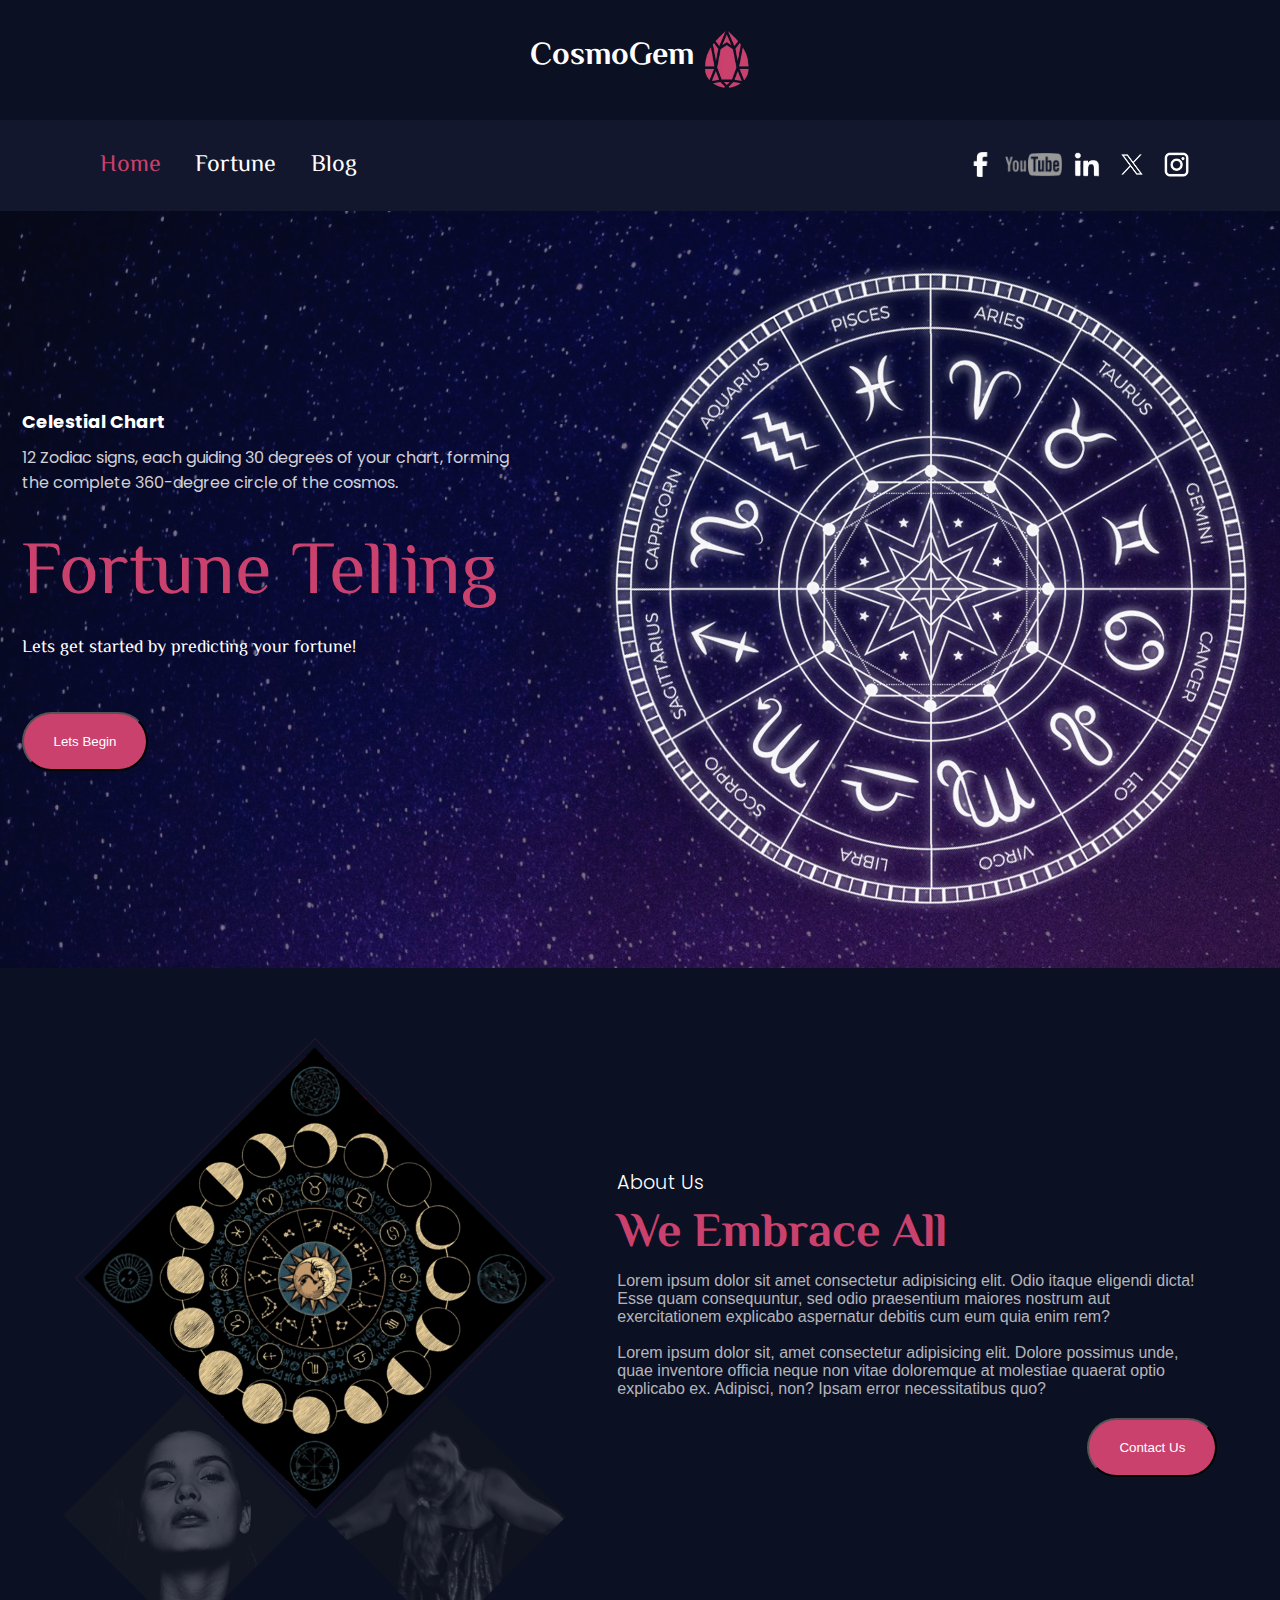
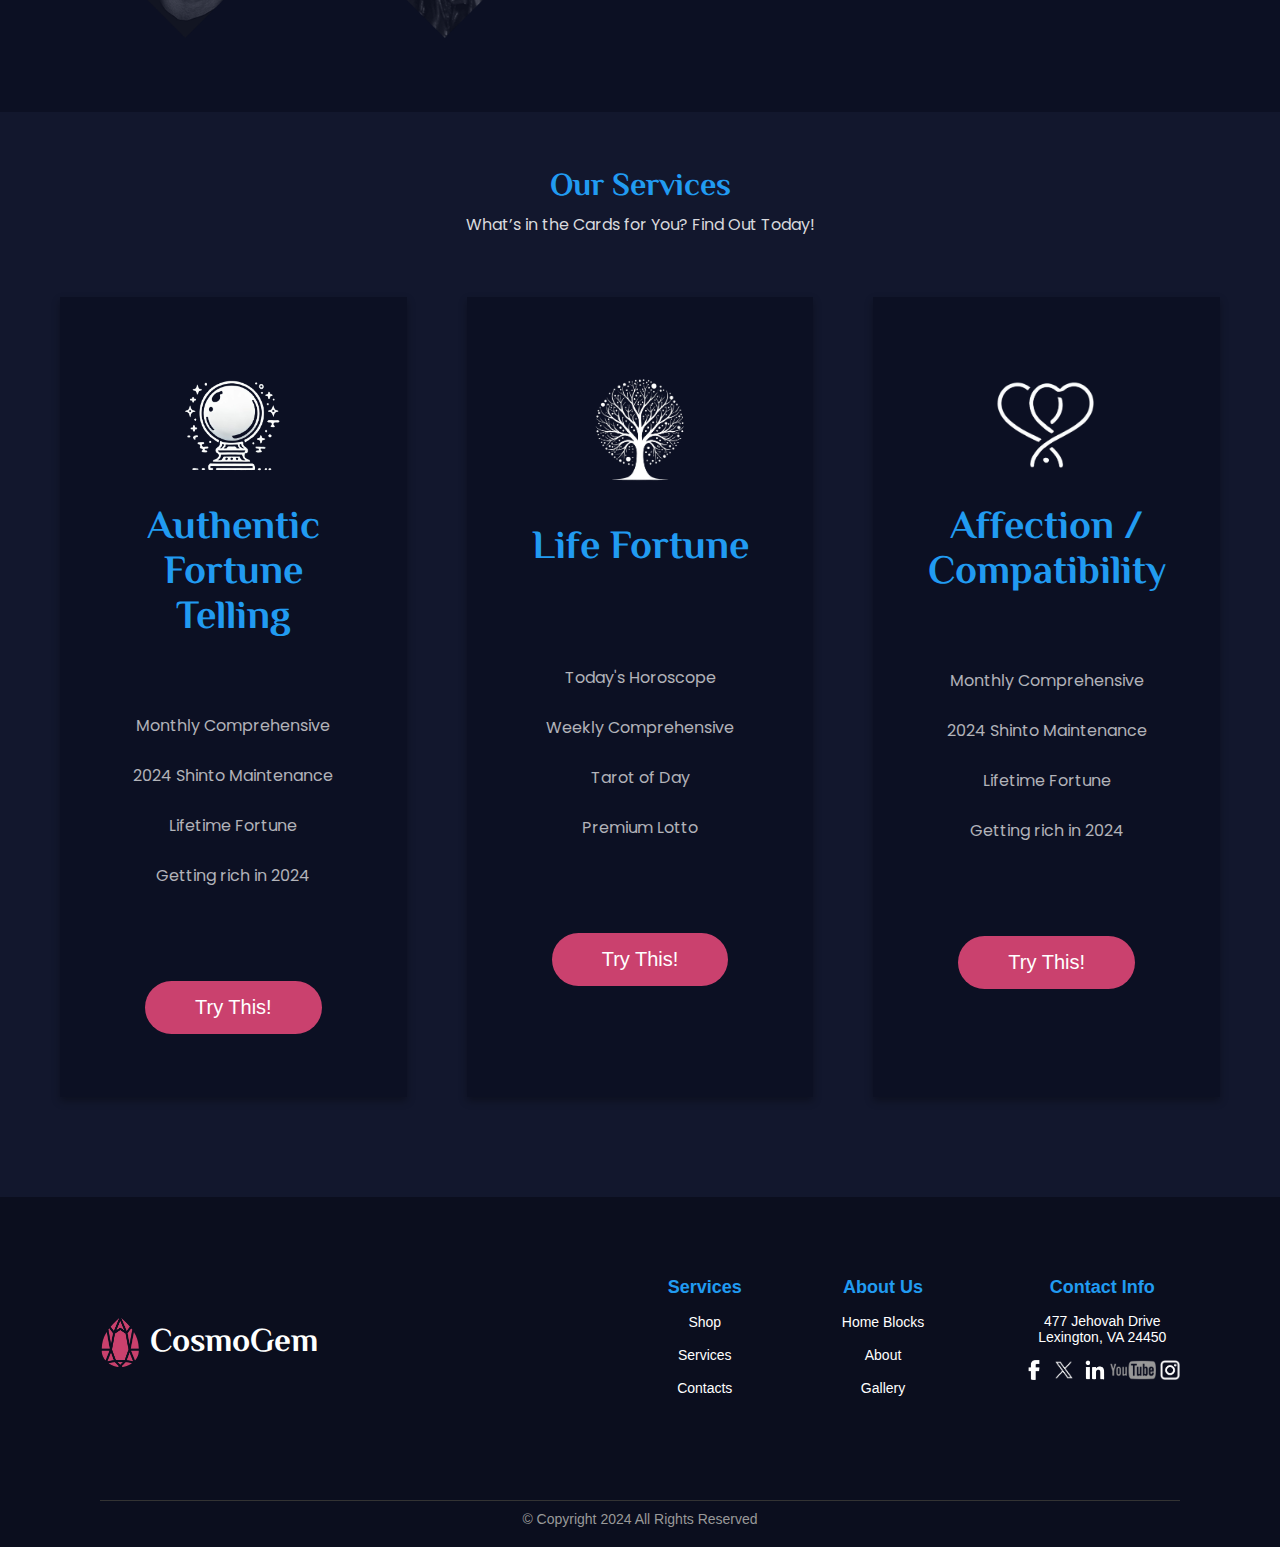
<file: index.html>
<!DOCTYPE html>
<html lang="en">

<head>
    <meta charset="UTF-8">
    <meta name="viewport" content="width=device-width, initial-scale=1.0">
    <title>CosmoGem</title>
    <link rel="stylesheet" href="CSS/index.css">
    <link rel="icon" href="IMAGES/logo.png" type="image/icon type">

    <link rel="preconnect" href="https://fonts.googleapis.com">
    <link rel="preconnect" href="https://fonts.gstatic.com" crossorigin>
    <link href="https://fonts.googleapis.com/css2?family=El+Messiri:wght@400..700&display=swap" rel="stylesheet">

    <link rel="preconnect" href="https://fonts.googleapis.com">
    <link rel="preconnect" href="https://fonts.gstatic.com" crossorigin>
    <link
        href="https://fonts.googleapis.com/css2?family=El+Messiri:wght@400..700&family=Poppins:ital,wght@0,100;0,200;0,300;0,400;0,500;0,600;0,700;0,800;0,900;1,100;1,200;1,300;1,400;1,500;1,600;1,700;1,800;1,900&display=swap"
        rel="stylesheet">
</head>

<body>
    <header class="mainHeader">
        <div class="logoBar">
            <a href="index.html">
                <h1 class="logoTitle">CosmoGem</h1>
                <img class="logoImage" src="IMAGES/logo.png">
            </a>
        </div>
        <nav class="navbar">
            <div class="menus">
                <a class="menuItem" id="active" href="index.html">Home</a>
                <a class="menuItem" href="#">Fortune</a>
                <a class="menuItem" href="#">Blog</a>
            </div>
            <div class="socials">
                <img class="socialIcons" src="IMAGES/facebookLogo.png">
                <img class="socialIcons" src="IMAGES/youtubeLogo.png">
                <img class="socialIcons" src="IMAGES/linkedinLogo.png">
                <img class="socialIcons" src="IMAGES/twitterLogo.png">
                <img class="socialIcons" src="IMAGES/instagramLogo.png">
            </div>
        </nav>
    </header>

    <container>
        <div class="banner">
            <div class="introText">
                <h3 class="sloganTitle">Celestial Chart</h3>
                <p class="slogan">12 Zodiac signs, each guiding 30 degrees of your chart, forming the complete
                    360-degree circle of the cosmos.</p>
                <br>
                <h1 class="textTitle">Fortune Telling</h1>
                <p class="getStartedText">Lets get started by predicting your fortune!</p>
                <div class="btnHolder">
                    <button class="letsBeginBtn">Lets Begin</button>
                </div>
            </div>
            <div class="horoscopeChart">
                <img class="rotatingChart" src="IMAGES/horoscopeChart.png">
            </div>
        </div>
        <div class="aboutUs">
            <div class="bannerImg">
                <img class="aboutUsBanner" src="IMAGES/aboutUsBanner.png">
            </div>
            <div class="aboutUsSection">
                <p class="normalText">About Us</p>
                <h2 class="aboutUsTitle">We Embrace All</h2>
                <p class="aboutUsDescription">Lorem ipsum dolor sit amet consectetur adipisicing elit.
                    Odio itaque eligendi dicta! Esse quam consequuntur, sed odio praesentium maiores nostrum aut
                    exercitationem explicabo aspernatur debitis cum eum quia enim rem?
                    <br>
                    <br>
                    Lorem ipsum dolor sit, amet consectetur adipisicing elit. Dolore possimus unde, quae inventore
                    officia neque non vitae doloremque at molestiae quaerat optio explicabo ex. Adipisci, non? Ipsam
                    error
                    necessitatibus quo?
                </p>
                <button class="contactUsBtn">Contact Us</button>
            </div>
        </div>
        <div class="ourServicesTitle">
            <h1> Our Services</h1>
            <p>What’s in the Cards for You? Find Out Today!</p>
        </div>
        <div class="ourServicesSection">
            <div class="serviceSection1">
                <div class="serviceLogoTitle">
                    <img class="serviceImage1" src="IMAGES/serviceImage1.png">
                    <h1 class="serviceHeading">Authentic Fortune Telling</h1>
                </div>
                <div class="servicesBlock">
                    <p>
                        Monthly Comprehensive <br>
                        2024 Shinto Maintenance <br>
                        Lifetime Fortune <br>
                        Getting rich in 2024 <br>
                    </p>
                </div>
                <a href="HTML/lifetimeFortune.html">
                    <button class="tryThisBtn">Try This!</button>
                </a>
            </div>
            <div class="serviceSection2">
                <div class="serviceLogoTitle">
                    <img class="serviceImage2" src="IMAGES/serviceImage2.png">
                    <h1 class="serviceHeading" id="lifeFortuneTitle">Life Fortune</h1>
                </div>
                <div class="servicesBlock">
                    <p>
                        Today's Horoscope <br>
                        Weekly Comprehensive <br>
                        Tarot of Day <br>
                        Premium Lotto <br>
                    </p>
                </div>
                <a href="HTML/todayHoroscope.html">
                    <button class="tryThisBtn">Try This!</button>
                </a>
            </div>
            <div class="serviceSection3">
                <div class="serviceLogoTitle">
                    <img class="serviceImage3" src="IMAGES/serviceImage3.png">
                    <h1 class="serviceHeading">Affection / Compatibility</h1>
                </div>
                <div class="servicesBlock">
                    <p>
                        Monthly Comprehensive <br>
                        2024 Shinto Maintenance <br>
                        Lifetime Fortune <br>
                        Getting rich in 2024 <br>
                    </p>
                </div>
                <button class="tryThisBtn">Try This!</button>
            </div>
        </div>

    </container>

    <footer>
        <div class="footer-container">
            <div class="footer-content">
                <div class="footer-logo">
                    <img src="IMAGES/logo.png" alt="CosmoGem Logo">
                    <span>CosmoGem</span>
                </div>
                <div class="footer-links">
                    <div class="footer-column" id="services">
                        <h3>Services</h3>
                        <ul>
                            <li><a href="#">Shop</a></li>
                            <li><a href="#">Services</a></li>
                            <li><a href="#">Contacts</a></li>
                        </ul>
                    </div>
                    <div class="footer-column" id="aboutUs">
                        <h3>About Us</h3>
                        <ul>
                            <li><a href="#">Home Blocks</a></li>
                            <li><a href="#">About</a></li>
                            <li><a href="#">Gallery</a></li>
                        </ul>
                    </div>
                    <div class="footer-column" id="contactInfo">
                        <h3>Contact Info</h3>
                        <p>477 Jehovah Drive<br>Lexington, VA 24450</p>
                        <div class="footerSocials">
                            <a href="#"><i class="fab fa-facebook-f"><img class="footerSocialIcons" src="IMAGES/facebookLogo.png"></i></a>
                            <a href="#"><i class="fab fa-xing"><img class="footerSocialIcons" src="IMAGES/twitterLogo.png"></i></a>
                            <a href="#"><i class="fab fa-linkedin-in"><img class="footerSocialIcons" src="IMAGES/linkedinLogo.png"></i></a>
                            <a href="#"><i class="fab fa-youtube"><img class="footerSocialIcons" src="IMAGES/youtubeLogo.png"></i></a>
                            <a href="#"><i class="fab fa-instagram"><img class="footerSocialIcons" src="IMAGES/instagramLogo.png"></i></a>
                        </div>
                    </div>
                </div>
            </div>
            <div class="footer-bottom">
                <p>&copy; Copyright 2024 All Rights Reserved</p>
            </div>
        </div>
    </footer>
</body>

</html>
</file>
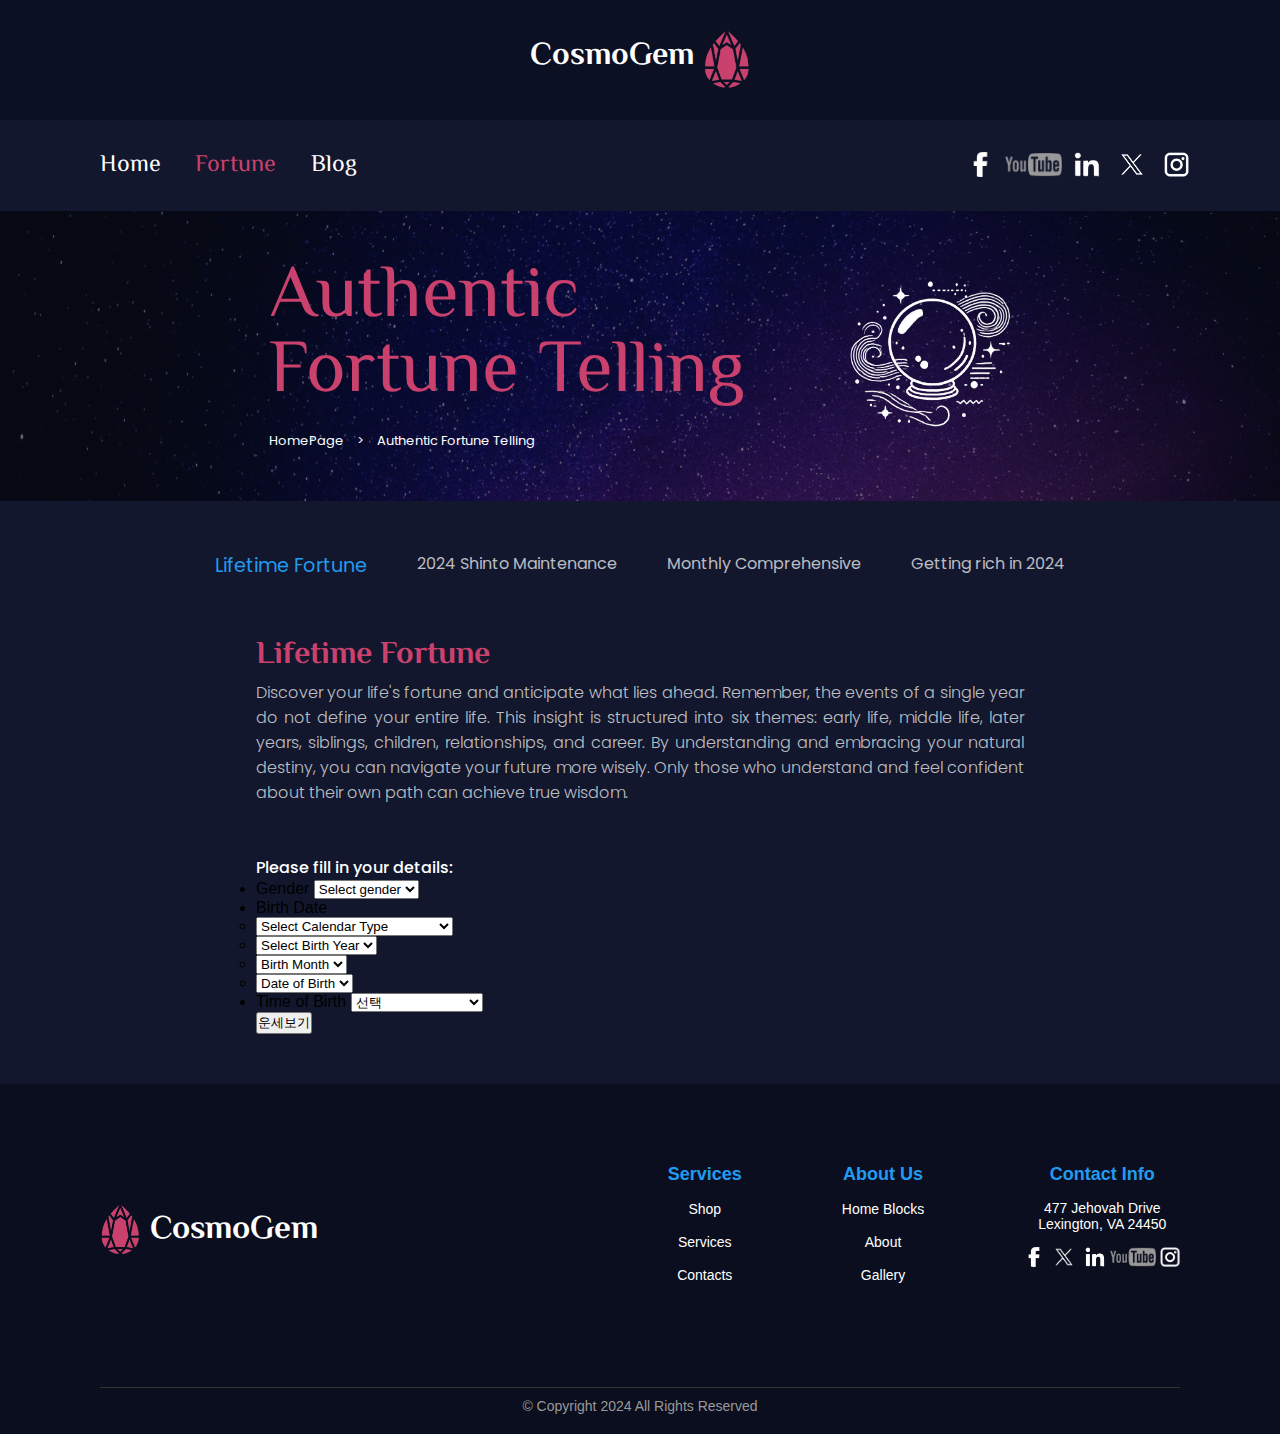
<file: HTML/authenticFortuneTelling.html>
<!DOCTYPE html>
<html lang="en">

<head>
    <meta charset="UTF-8">
    <meta name="viewport" content="width=device-width, initial-scale=1.0">
    <title>CosmoGem</title>
    <link rel="stylesheet" href="../CSS/authenticFortuneTelling.css">
    <link rel="icon" href="../IMAGES/logo.png" type="image/icon type">

    <link rel="preconnect" href="https://fonts.googleapis.com">
    <link rel="preconnect" href="https://fonts.gstatic.com" crossorigin>
    <link href="https://fonts.googleapis.com/css2?family=El+Messiri:wght@400..700&display=swap" rel="stylesheet">

    <link rel="preconnect" href="https://fonts.googleapis.com">
    <link rel="preconnect" href="https://fonts.gstatic.com" crossorigin>
    <link
        href="https://fonts.googleapis.com/css2?family=El+Messiri:wght@400..700&family=Poppins:ital,wght@0,100;0,200;0,300;0,400;0,500;0,600;0,700;0,800;0,900;1,100;1,200;1,300;1,400;1,500;1,600;1,700;1,800;1,900&display=swap"
        rel="stylesheet">
</head>

<body>
    <header class="mainHeader">
        <div class="logoBar">
            <a href="index.html">
                <h1 class="logoTitle">CosmoGem</h1>
                <img class="logoImage" src="../IMAGES/logo.png">
            </a>
        </div>
        <nav class="navbar">
            <div class="menus">
                <a class="menuItem" href="../index.html">Home</a>
                <a class="menuItem" id="active" href="#">Fortune</a>
                <a class="menuItem" href="#">Blog</a>
            </div>
            <div class="socials">
                <img class="socialIcons" src="../IMAGES/facebookLogo.png">
                <img class="socialIcons" src="../IMAGES/youtubeLogo.png">
                <img class="socialIcons" src="../IMAGES/linkedinLogo.png">
                <img class="socialIcons" src="../IMAGES/twitterLogo.png">
                <img class="socialIcons" src="../IMAGES/instagramLogo.png">
            </div>
        </nav>
    </header>
    <container>
        <div class="banner">
            <div class="bannerText">
                <h1 class="bannerTitle">Authentic Fortune Telling</h1>
                <p class="pathLink">HomePage&emsp;&gt;&emsp;Authentic Fortune Telling</p>
            </div>
            <div class="imageBanner">
                <img class="bannerImage" src="../IMAGES/authenticFortuneTellingBanner.png">
            </div>
        </div>
        <div class="aboutUs">
            <div class="subMenu">
                <a class="subMenuItems" id="active-subMenu" href="#">Lifetime Fortune</a>
                <a class="subMenuItems" href="#">2024 Shinto Maintenance</a>
                <a class="subMenuItems" href="#">Monthly Comprehensive</a>
                <a class="subMenuItems" href="#">Getting rich in 2024</a>
            </div>
            <div class="lifetimeFortuneDescription">
                <h1>Lifetime Fortune</h1>
                <p>Discover your life's fortune and anticipate what lies ahead. 
                    Remember, the events of a single year do not define your entire life. 
                    This insight is structured into six themes: early life, middle life, 
                    later years, siblings, children, relationships, and career. 
                    By understanding and embracing your natural destiny, you can navigate 
                    your future more wisely. Only those who understand and feel confident 
                    about their own path can achieve true wisdom.
                </p>
            </div>
            <div class="formSection">
                <h4>Please fill in your details:</h4>
                <form action="https://shinhanlife.sinbiun.com/unse/good_luck.php" method="post" name="fwrite">
                    <input id="unse_code" name="unse_code" type="hidden" value="A102"/>
                    <input id="specific_year" name="specific_year" type="hidden" value="2024"/>
                    <input id="specific_month" name="specific_month" type="hidden" value="06"/>
                    <input id="specific_day" name="specific_day" type="hidden" value="20"/>
                    <input id="user_gender" name="user_gender" type="hidden" value=""/>
                    <input id="user_birth_year" name="user_birth_year" type="hidden" value=""/>
                    <div class="inp_area">
                     <ul class="inp_ul">
                      <li class="inp_li_01">
                       <label for="gender">
                        Gender
                       </label>
                       <select class="select_01" id="gender" name="gender">
                        <option value="">
                         Select gender
                        </option>
                        <option value="M">
                         Male
                        </option>
                        <option value="F">
                         Female
                        </option>
                       </select>
                      </li>
                      <li class="inp_li_01">
                       <label>
                        Birth Date
                       </label>
                       <ul>
                        <li class="inp_li_02">
                         <select class="select_01" id="sl_cal" name="sl_cal" title="생년월일 양음력">
                          <option value="">
                           Select Calendar Type
                          </option>
                          <option value="S">
                           Solar Calendar
                          </option>
                          <option value="L">
                           Lunar Calendar (Pyeongdal)
                          </option>
                          <option value="Z">
                           Lunar Calendar (Leap Month)
                          </option>
                         </select>
                        </li>
                        <li class="inp_li_02">
                         <select class="select_01" id="syear" name="birth_year" onchange="check_slast_day();" title="출생년도">
                          <option value="">
                           Select Birth Year
                          </option>
                          <option value="2024">
                           2024
                          </option>
                          <option value="2023">
                           2023
                          </option>
                          <option value="2022">
                           2022
                          </option>
                          <option value="2021">
                           2021
                          </option>
                          <option value="2020">
                           2020
                          </option>
                          <option value="2019">
                           2019
                          </option>
                          <option value="2018">
                           2018
                          </option>
                          <option value="2017">
                           2017
                          </option>
                          <option value="2016">
                           2016
                          </option>
                          <option value="2015">
                           2015
                          </option>
                          <option value="2014">
                           2014
                          </option>
                          <option value="2013">
                           2013
                          </option>
                          <option value="2012">
                           2012
                          </option>
                          <option value="2011">
                           2011
                          </option>
                          <option value="2010">
                           2010
                          </option>
                          <option value="2009">
                           2009
                          </option>
                          <option value="2008">
                           2008
                          </option>
                          <option value="2007">
                           2007
                          </option>
                          <option value="2006">
                           2006
                          </option>
                          <option value="2005">
                           2005
                          </option>
                          <option value="2004">
                           2004
                          </option>
                          <option value="2003">
                           2003
                          </option>
                          <option value="2002">
                           2002
                          </option>
                          <option value="2001">
                           2001
                          </option>
                          <option value="2000">
                           2000
                          </option>
                          <option value="1999">
                           1999
                          </option>
                          <option value="1998">
                           1998
                          </option>
                          <option value="1997">
                           1997
                          </option>
                          <option value="1996">
                           1996
                          </option>
                          <option value="1995">
                           1995
                          </option>
                          <option value="1994">
                           1994
                          </option>
                          <option value="1993">
                           1993
                          </option>
                          <option value="1992">
                           1992
                          </option>
                          <option value="1991">
                           1991
                          </option>
                          <option value="1990">
                           1990
                          </option>
                          <option value="1989">
                           1989
                          </option>
                          <option value="1988">
                           1988
                          </option>
                          <option value="1987">
                           1987
                          </option>
                          <option value="1986">
                           1986
                          </option>
                          <option value="1985">
                           1985
                          </option>
                          <option value="1984">
                           1984
                          </option>
                          <option value="1983">
                           1983
                          </option>
                          <option value="1982">
                           1982
                          </option>
                          <option value="1981">
                           1981
                          </option>
                          <option value="1980">
                           1980
                          </option>
                          <option value="1979">
                           1979
                          </option>
                          <option value="1978">
                           1978
                          </option>
                          <option value="1977">
                           1977
                          </option>
                          <option value="1976">
                           1976
                          </option>
                          <option value="1975">
                           1975
                          </option>
                          <option value="1974">
                           1974
                          </option>
                          <option value="1973">
                           1973
                          </option>
                          <option value="1972">
                           1972
                          </option>
                          <option value="1971">
                           1971
                          </option>
                          <option value="1970">
                           1970
                          </option>
                          <option value="1969">
                           1969
                          </option>
                          <option value="1968">
                           1968
                          </option>
                          <option value="1967">
                           1967
                          </option>
                          <option value="1966">
                           1966
                          </option>
                          <option value="1965">
                           1965
                          </option>
                          <option value="1964">
                           1964
                          </option>
                          <option value="1963">
                           1963
                          </option>
                          <option value="1962">
                           1962
                          </option>
                          <option value="1961">
                           1961
                          </option>
                          <option value="1960">
                           1960
                          </option>
                          <option value="1959">
                           1959
                          </option>
                          <option value="1958">
                           1958
                          </option>
                          <option value="1957">
                           1957
                          </option>
                          <option value="1956">
                           1956
                          </option>
                          <option value="1955">
                           1955
                          </option>
                          <option value="1954">
                           1954
                          </option>
                          <option value="1953">
                           1953
                          </option>
                          <option value="1952">
                           1952
                          </option>
                          <option value="1951">
                           1951
                          </option>
                          <option value="1950">
                           1950
                          </option>
                          <option value="1949">
                           1949
                          </option>
                          <option value="1948">
                           1948
                          </option>
                          <option value="1947">
                           1947
                          </option>
                          <option value="1946">
                           1946
                          </option>
                          <option value="1945">
                           1945
                          </option>
                          <option value="1944">
                           1944
                          </option>
                          <option value="1943">
                           1943
                          </option>
                          <option value="1942">
                           1942
                          </option>
                          <option value="1941">
                           1941
                          </option>
                          <option value="1940">
                           1940
                          </option>
                          <option value="1939">
                           1939
                          </option>
                          <option value="1938">
                           1938
                          </option>
                          <option value="1937">
                           1937
                          </option>
                          <option value="1936">
                           1936
                          </option>
                          <option value="1935">
                           1935
                          </option>
                          <option value="1934">
                           1934
                          </option>
                          <option value="1933">
                           1933
                          </option>
                          <option value="1932">
                           1932
                          </option>
                          <option value="1931">
                           1931
                          </option>
                          <option value="1930">
                           1930
                          </option>
                         </select>
                        </li>
                        <li class="inp_li_02">
                         <select class="select_01" id="smonth" name="birth_month" onchange="check_slast_day();" title="출생월">
                          <option value="">
                           Birth Month
                          </option>
                          <option value="01">
                           1월
                          </option>
                          <option value="02">
                           2월
                          </option>
                          <option value="03">
                           3월
                          </option>
                          <option value="04">
                           4월
                          </option>
                          <option value="05">
                           5월
                          </option>
                          <option value="06">
                           6월
                          </option>
                          <option value="07">
                           7월
                          </option>
                          <option value="08">
                           8월
                          </option>
                          <option value="09">
                           9월
                          </option>
                          <option value="10">
                           10월
                          </option>
                          <option value="11">
                           11월
                          </option>
                          <option value="12">
                           12월
                          </option>
                         </select>
                        </li>
                        <li class="inp_li_02">
                         <select class="select_01" id="sday" name="birth_day" title="출생일">
                          <option value="">
                           Date of Birth
                          </option>
                          <option value="01">
                           1일
                          </option>
                          <option value="02">
                           2일
                          </option>
                          <option value="03">
                           3일
                          </option>
                          <option value="04">
                           4일
                          </option>
                          <option value="05">
                           5일
                          </option>
                          <option value="06">
                           6일
                          </option>
                          <option value="07">
                           7일
                          </option>
                          <option value="08">
                           8일
                          </option>
                          <option value="09">
                           9일
                          </option>
                          <option value="10">
                           10일
                          </option>
                          <option value="11">
                           11일
                          </option>
                          <option value="12">
                           12일
                          </option>
                          <option value="13">
                           13일
                          </option>
                          <option value="14">
                           14일
                          </option>
                          <option value="15">
                           15일
                          </option>
                          <option value="16">
                           16일
                          </option>
                          <option value="17">
                           17일
                          </option>
                          <option value="18">
                           18일
                          </option>
                          <option value="19">
                           19일
                          </option>
                          <option value="20">
                           20일
                          </option>
                          <option value="21">
                           21일
                          </option>
                          <option value="22">
                           22일
                          </option>
                          <option value="23">
                           23일
                          </option>
                          <option value="24">
                           24일
                          </option>
                          <option value="25">
                           25일
                          </option>
                          <option value="26">
                           26일
                          </option>
                          <option value="27">
                           27일
                          </option>
                          <option value="28">
                           28일
                          </option>
                          <option value="29">
                           29일
                          </option>
                          <option value="30">
                           30일
                          </option>
                          <option value="31">
                           31일
                          </option>
                         </select>
                        </li>
                       </ul>
                      </li>
                      <li class="inp_li_01">
                       <label for="birth_hour">
                        Time of Birth
                       </label>
                       <select class="select_02" id="birth_hour" name="birth_hour">
                        <option value="">
                         선택
                        </option>
                        <option value="00">
                         朝子(00:00~01:30)
                        </option>
                        <option value="02">
                         丑(01:31~03:30)
                        </option>
                        <option value="04">
                         寅(03:31~05:30)
                        </option>
                        <option value="06">
                         卯(05:31~07:30)
                        </option>
                        <option value="08">
                         辰(07:31~09:30)
                        </option>
                        <option value="10">
                         巳(09:31~11:30)
                        </option>
                        <option value="12">
                         午(11:31~13:30)
                        </option>
                        <option value="14">
                         未(13:31~15:30)
                        </option>
                        <option value="16">
                         申(15:31~17:30)
                        </option>
                        <option value="18">
                         酉(17:31~19:30)
                        </option>
                        <option value="20">
                         戌(19:31~21:30)
                        </option>
                        <option value="22">
                         亥(21:31~23:30)
                        </option>
                        <option value="24">
                         夜子(23:31~24:00)
                        </option>
                       </select>
                      </li>
                     </ul>
                    </div>
                    <!--inp_area-->
                    <div class="btn_area">
                     <button class="btn_basic_purple" onclick="sendit(); return false;">
                      운세보기
                     </button>
                    </div>
                   </form>
            </div>
        </div>
        
    </container>

    <footer>
        <div class="footer-container">
            <div class="footer-content">
                <div class="footer-logo">
                    <img src="../IMAGES/logo.png" alt="CosmoGem Logo">
                    <span>CosmoGem</span>
                </div>
                <div class="footer-links">
                    <div class="footer-column" id="services">
                        <h3>Services</h3>
                        <ul>
                            <li><a href="#">Shop</a></li>
                            <li><a href="#">Services</a></li>
                            <li><a href="#">Contacts</a></li>
                        </ul>
                    </div>
                    <div class="footer-column" id="aboutUs">
                        <h3>About Us</h3>
                        <ul>
                            <li><a href="#">Home Blocks</a></li>
                            <li><a href="#">About</a></li>
                            <li><a href="#">Gallery</a></li>
                        </ul>
                    </div>
                    <div class="footer-column" id="contactInfo">
                        <h3>Contact Info</h3>
                        <p>477 Jehovah Drive<br>Lexington, VA 24450</p>
                        <div class="footerSocials">
                            <a href="#"><i class="fab fa-facebook-f"><img class="footerSocialIcons" src="../IMAGES/facebookLogo.png"></i></a>
                            <a href="#"><i class="fab fa-xing"><img class="footerSocialIcons" src="../IMAGES/twitterLogo.png"></i></a>
                            <a href="#"><i class="fab fa-linkedin-in"><img class="footerSocialIcons" src="../IMAGES/linkedinLogo.png"></i></a>
                            <a href="#"><i class="fab fa-youtube"><img class="footerSocialIcons" src="../IMAGES/youtubeLogo.png"></i></a>
                            <a href="#"><i class="fab fa-instagram"><img class="footerSocialIcons" src="../IMAGES/instagramLogo.png"></i></a>
                        </div>
                    </div>
                </div>
            </div>
            <div class="footer-bottom">
                <p>&copy; Copyright 2024 All Rights Reserved</p>
            </div>
        </div>
    </footer>
</body>

</html>
</file>
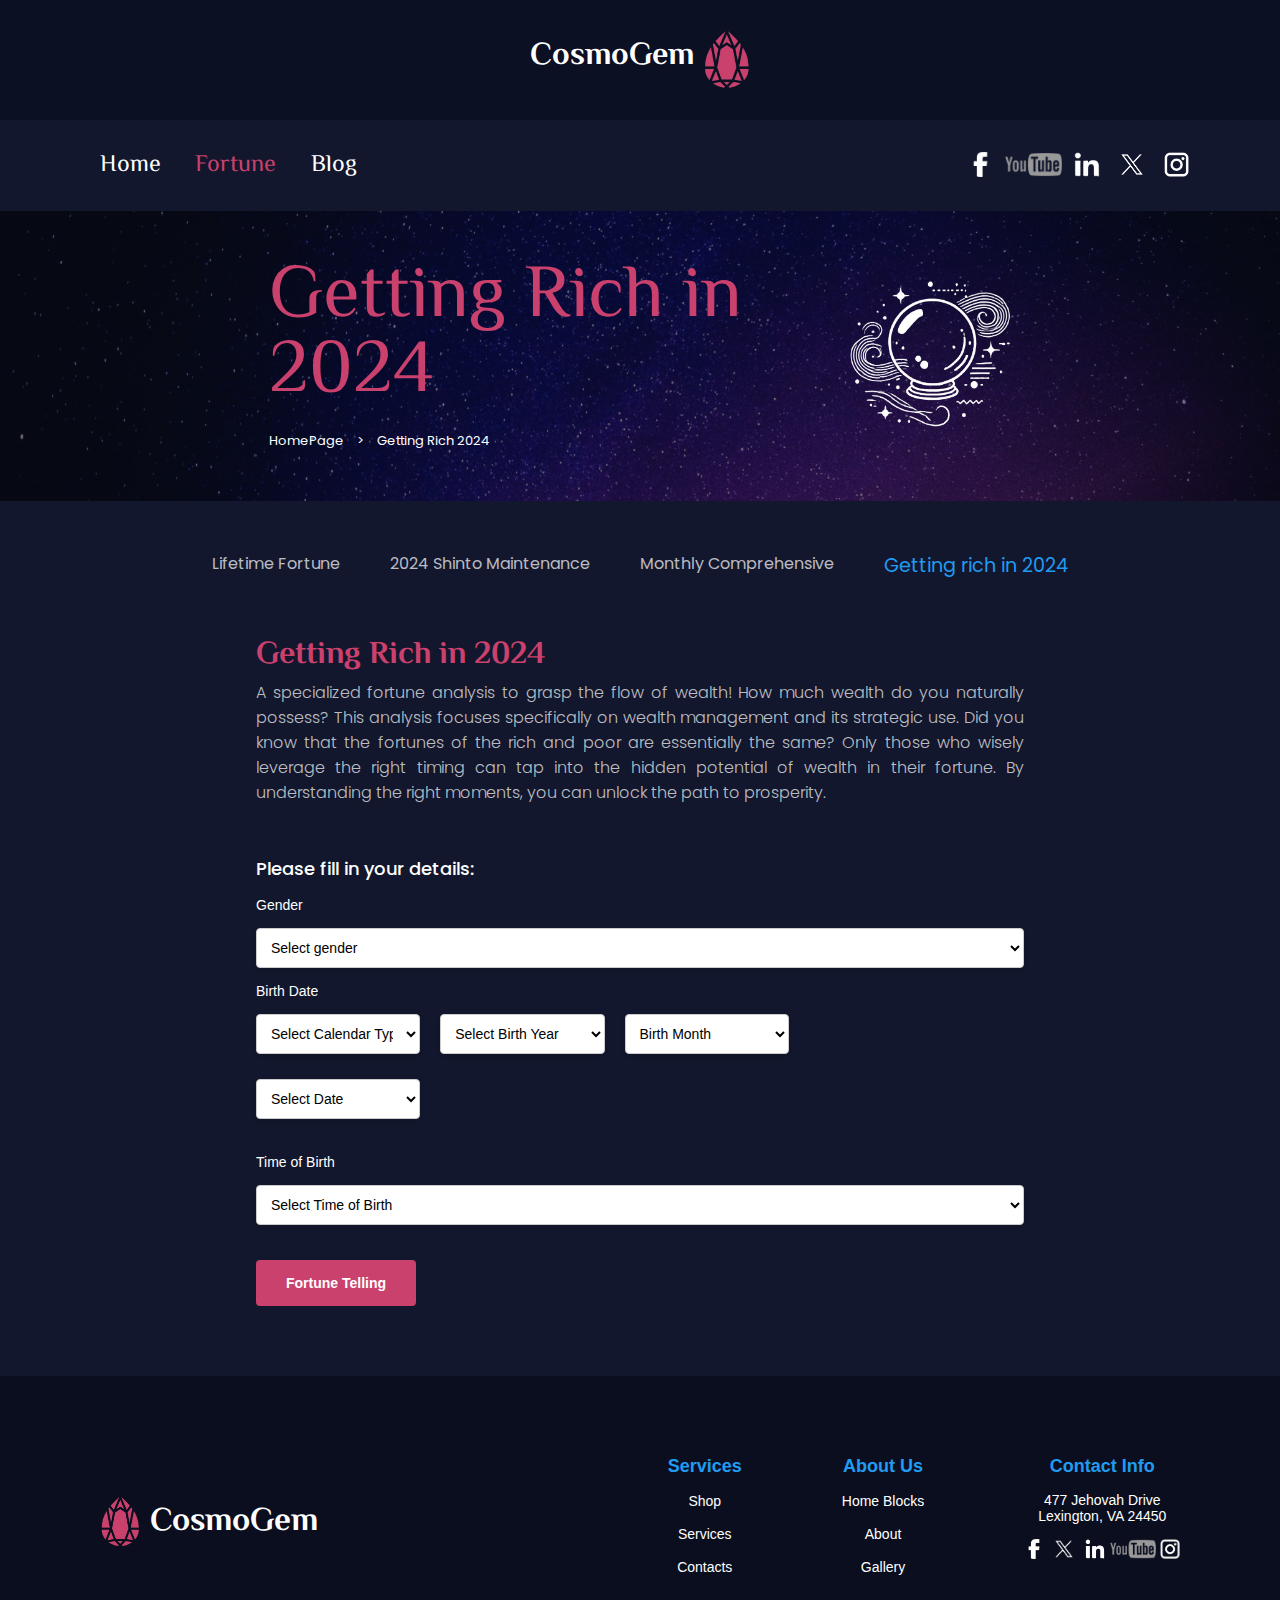
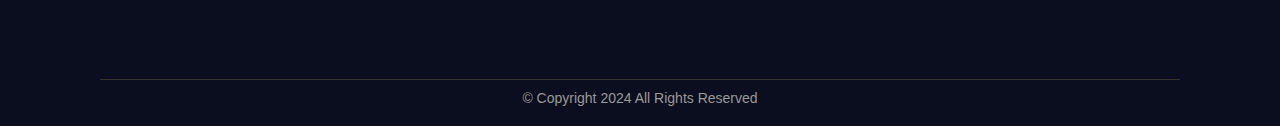
<file: HTML/gettingRich2024.html>
<!DOCTYPE html>
<html lang="en">

<head>
    <meta charset="UTF-8">
    <meta name="viewport" content="width=device-width, initial-scale=1.0">
    <title>CosmoGem</title>
    <link rel="stylesheet" href="../CSS/gettingRich2024.css">
    <link rel="icon" href="../IMAGES/logo.png" type="image/icon type">

    <link rel="preconnect" href="https://fonts.googleapis.com">
    <link rel="preconnect" href="https://fonts.gstatic.com" crossorigin>
    <link href="https://fonts.googleapis.com/css2?family=El+Messiri:wght@400..700&display=swap" rel="stylesheet">

    <link rel="preconnect" href="https://fonts.googleapis.com">
    <link rel="preconnect" href="https://fonts.gstatic.com" crossorigin>
    <link
        href="https://fonts.googleapis.com/css2?family=El+Messiri:wght@400..700&family=Poppins:ital,wght@0,100;0,200;0,300;0,400;0,500;0,600;0,700;0,800;0,900;1,100;1,200;1,300;1,400;1,500;1,600;1,700;1,800;1,900&display=swap"
        rel="stylesheet">
</head>

<body>
    <header class="mainHeader">
        <div class="logoBar">
            <a href="../index.html">
                <h1 class="logoTitle">CosmoGem</h1>
                <img class="logoImage" src="../IMAGES/logo.png">
            </a>
        </div>
        <nav class="navbar">
            <div class="menus">
                <a class="menuItem" href="../index.html">Home</a>
                <a class="menuItem" id="active" href="#">Fortune</a>
                <a class="menuItem" href="#">Blog</a>
            </div>
            <div class="socials">
                <img class="socialIcons" src="../IMAGES/facebookLogo.png">
                <img class="socialIcons" src="../IMAGES/youtubeLogo.png">
                <img class="socialIcons" src="../IMAGES/linkedinLogo.png">
                <img class="socialIcons" src="../IMAGES/twitterLogo.png">
                <img class="socialIcons" src="../IMAGES/instagramLogo.png">
            </div>
        </nav>
    </header>
    <container>
        <div class="banner">
            <div class="bannerText">
                <h1 class="bannerTitle">Getting Rich in 2024</h1>
                <p class="pathLink">HomePage&emsp;&gt;&emsp;Getting Rich 2024</p>
            </div>
            <div class="imageBanner">
                <img class="bannerImage" src="../IMAGES/authenticFortuneTellingBanner.png">
            </div>
        </div>
        <div class="aboutUs">
            <div class="subMenu">
                <a class="subMenuItems" href="../HTML/lifetimeFortune.html">Lifetime Fortune</a>
                <a class="subMenuItems" href="../HTML/shintoMaintenance.html">2024 Shinto Maintenance</a>
                <a class="subMenuItems" href="../HTML/monthlyComprehensive.html">Monthly Comprehensive</a>
                <a class="subMenuItems" id="active-subMenu" href="../HTML/gettingRich2024.html">Getting rich in 2024</a>
            </div>
            <div class="lifetimeFortuneDescription">
                <h1>Getting Rich in 2024</h1>
                <p>A specialized fortune analysis to grasp the flow of wealth! 
                    How much wealth do you naturally possess? This analysis focuses 
                    specifically on wealth management and its strategic use. Did you know 
                    that the fortunes of the rich and poor are essentially the same? Only 
                    those who wisely leverage the right timing can tap into the hidden 
                    potential of wealth in their fortune. By understanding the right 
                    moments, you can unlock the path to prosperity.
                </p>
            </div>
            <div class="formSection">
                <h4>Please fill in your details:</h4>
                <form action="https://shinhanlife.sinbiun.com/unse/good_luck.php" method="post" name="fwrite">
                    <input id="unse_code" name="unse_code" type="hidden" value="A102" />
                    <input id="specific_year" name="specific_year" type="hidden" value="2024" />
                    <input id="specific_month" name="specific_month" type="hidden" value="06" />
                    <input id="specific_day" name="specific_day" type="hidden" value="20" />
                    <input id="user_gender" name="user_gender" type="hidden" value="" />
                    <input id="user_birth_year" name="user_birth_year" type="hidden" value="" />
                    <div class="inp_area">
                        <ul class="inp_ul">
                            <li class="genderField">
                                <label for="gender">
                                    Gender
                                </label>
                                <select class="select_01" id="gender" name="gender">
                                    <option value="">
                                        Select gender
                                    </option>
                                    <option value="M">
                                        Male
                                    </option>
                                    <option value="F">
                                        Female
                                    </option>
                                </select>
                            </li>
                            <li class="birthDateField">
                                <label>
                                    Birth Date
                                </label>
                                <ul>
                                    <li class="calendarDropdown">
                                        <select class="select_01" id="sl_cal" name="sl_cal" title="Calendar Type">
                                            <option value="">
                                                Select Calendar Type
                                            </option>
                                            <option value="S">
                                                Solar Calendar
                                            </option>
                                            <option value="L">
                                                Lunar Calendar (Pyeongdal)
                                            </option>
                                            <option value="Z">
                                                Lunar Calendar (Leap Month)
                                            </option>
                                        </select>
                                    </li>
                                    <li class="birthYearDropdown">
                                        <select class="select_01" id="syear" name="birth_year"
                                            onchange="check_slast_day();" title="Birth Year">
                                            <option value="">
                                                Select Birth Year
                                            </option>
                                            <option value="2024">
                                                2024
                                            </option>
                                            <option value="2023">
                                                2023
                                            </option>
                                            <option value="2022">
                                                2022
                                            </option>
                                            <option value="2021">
                                                2021
                                            </option>
                                            <option value="2020">
                                                2020
                                            </option>
                                            <option value="2019">
                                                2019
                                            </option>
                                            <option value="2018">
                                                2018
                                            </option>
                                            <option value="2017">
                                                2017
                                            </option>
                                            <option value="2016">
                                                2016
                                            </option>
                                            <option value="2015">
                                                2015
                                            </option>
                                            <option value="2014">
                                                2014
                                            </option>
                                            <option value="2013">
                                                2013
                                            </option>
                                            <option value="2012">
                                                2012
                                            </option>
                                            <option value="2011">
                                                2011
                                            </option>
                                            <option value="2010">
                                                2010
                                            </option>
                                            <option value="2009">
                                                2009
                                            </option>
                                            <option value="2008">
                                                2008
                                            </option>
                                            <option value="2007">
                                                2007
                                            </option>
                                            <option value="2006">
                                                2006
                                            </option>
                                            <option value="2005">
                                                2005
                                            </option>
                                            <option value="2004">
                                                2004
                                            </option>
                                            <option value="2003">
                                                2003
                                            </option>
                                            <option value="2002">
                                                2002
                                            </option>
                                            <option value="2001">
                                                2001
                                            </option>
                                            <option value="2000">
                                                2000
                                            </option>
                                            <option value="1999">
                                                1999
                                            </option>
                                            <option value="1998">
                                                1998
                                            </option>
                                            <option value="1997">
                                                1997
                                            </option>
                                            <option value="1996">
                                                1996
                                            </option>
                                            <option value="1995">
                                                1995
                                            </option>
                                            <option value="1994">
                                                1994
                                            </option>
                                            <option value="1993">
                                                1993
                                            </option>
                                            <option value="1992">
                                                1992
                                            </option>
                                            <option value="1991">
                                                1991
                                            </option>
                                            <option value="1990">
                                                1990
                                            </option>
                                            <option value="1989">
                                                1989
                                            </option>
                                            <option value="1988">
                                                1988
                                            </option>
                                            <option value="1987">
                                                1987
                                            </option>
                                            <option value="1986">
                                                1986
                                            </option>
                                            <option value="1985">
                                                1985
                                            </option>
                                            <option value="1984">
                                                1984
                                            </option>
                                            <option value="1983">
                                                1983
                                            </option>
                                            <option value="1982">
                                                1982
                                            </option>
                                            <option value="1981">
                                                1981
                                            </option>
                                            <option value="1980">
                                                1980
                                            </option>
                                            <option value="1979">
                                                1979
                                            </option>
                                            <option value="1978">
                                                1978
                                            </option>
                                            <option value="1977">
                                                1977
                                            </option>
                                            <option value="1976">
                                                1976
                                            </option>
                                            <option value="1975">
                                                1975
                                            </option>
                                            <option value="1974">
                                                1974
                                            </option>
                                            <option value="1973">
                                                1973
                                            </option>
                                            <option value="1972">
                                                1972
                                            </option>
                                            <option value="1971">
                                                1971
                                            </option>
                                            <option value="1970">
                                                1970
                                            </option>
                                            <option value="1969">
                                                1969
                                            </option>
                                            <option value="1968">
                                                1968
                                            </option>
                                            <option value="1967">
                                                1967
                                            </option>
                                            <option value="1966">
                                                1966
                                            </option>
                                            <option value="1965">
                                                1965
                                            </option>
                                            <option value="1964">
                                                1964
                                            </option>
                                            <option value="1963">
                                                1963
                                            </option>
                                            <option value="1962">
                                                1962
                                            </option>
                                            <option value="1961">
                                                1961
                                            </option>
                                            <option value="1960">
                                                1960
                                            </option>
                                            <option value="1959">
                                                1959
                                            </option>
                                            <option value="1958">
                                                1958
                                            </option>
                                            <option value="1957">
                                                1957
                                            </option>
                                            <option value="1956">
                                                1956
                                            </option>
                                            <option value="1955">
                                                1955
                                            </option>
                                            <option value="1954">
                                                1954
                                            </option>
                                            <option value="1953">
                                                1953
                                            </option>
                                            <option value="1952">
                                                1952
                                            </option>
                                            <option value="1951">
                                                1951
                                            </option>
                                            <option value="1950">
                                                1950
                                            </option>
                                            <option value="1949">
                                                1949
                                            </option>
                                            <option value="1948">
                                                1948
                                            </option>
                                            <option value="1947">
                                                1947
                                            </option>
                                            <option value="1946">
                                                1946
                                            </option>
                                            <option value="1945">
                                                1945
                                            </option>
                                            <option value="1944">
                                                1944
                                            </option>
                                            <option value="1943">
                                                1943
                                            </option>
                                            <option value="1942">
                                                1942
                                            </option>
                                            <option value="1941">
                                                1941
                                            </option>
                                            <option value="1940">
                                                1940
                                            </option>
                                            <option value="1939">
                                                1939
                                            </option>
                                            <option value="1938">
                                                1938
                                            </option>
                                            <option value="1937">
                                                1937
                                            </option>
                                            <option value="1936">
                                                1936
                                            </option>
                                            <option value="1935">
                                                1935
                                            </option>
                                            <option value="1934">
                                                1934
                                            </option>
                                            <option value="1933">
                                                1933
                                            </option>
                                            <option value="1932">
                                                1932
                                            </option>
                                            <option value="1931">
                                                1931
                                            </option>
                                            <option value="1930">
                                                1930
                                            </option>
                                        </select>
                                    </li>
                                    <li class="birthMonthDropdown">
                                        <select class="select_01" id="smonth" name="birth_month"
                                            onchange="check_slast_day();" title="Birth Month">
                                            <option value="">
                                                Birth Month
                                            </option>
                                            <option value="01">
                                                January (01)
                                            </option>
                                            <option value="02">
                                                February (02)
                                            </option>
                                            <option value="03">
                                                March (03)
                                            </option>
                                            <option value="04">
                                                April (04)
                                            </option>
                                            <option value="05">
                                                May (05)
                                            </option>
                                            <option value="06">
                                                June (06)
                                            </option>
                                            <option value="07">
                                                July (07)
                                            </option>
                                            <option value="08">
                                                August (08)
                                            </option>
                                            <option value="09">
                                                September (09)
                                            </option>
                                            <option value="10">
                                                October (10)
                                            </option>
                                            <option value="11">
                                                November (11)
                                            </option>
                                            <option value="12">
                                                December (12)
                                            </option>
                                        </select>
                                    </li>
                                    <li class="birthDayDropdown">
                                        <select class="select_01" id="sday" name="birth_day" title="Birth Day">
                                            <option value="">
                                                Select Date
                                            </option>
                                            <option value="01">
                                                1
                                            </option>
                                            <option value="02">
                                                2
                                            </option>
                                            <option value="03">
                                                3
                                            </option>
                                            <option value="04">
                                                4
                                            </option>
                                            <option value="05">
                                                5
                                            </option>
                                            <option value="06">
                                                6
                                            </option>
                                            <option value="07">
                                                7
                                            </option>
                                            <option value="08">
                                                8
                                            </option>
                                            <option value="09">
                                                9
                                            </option>
                                            <option value="10">
                                                10
                                            </option>
                                            <option value="11">
                                                11
                                            </option>
                                            <option value="12">
                                                12
                                            </option>
                                            <option value="13">
                                                13
                                            </option>
                                            <option value="14">
                                                14
                                            </option>
                                            <option value="15">
                                                15
                                            </option>
                                            <option value="16">
                                                16
                                            </option>
                                            <option value="17">
                                                17
                                            </option>
                                            <option value="18">
                                                18
                                            </option>
                                            <option value="19">
                                                19
                                            </option>
                                            <option value="20">
                                                20
                                            </option>
                                            <option value="21">
                                                21
                                            </option>
                                            <option value="22">
                                                22
                                            </option>
                                            <option value="23">
                                                23
                                            </option>
                                            <option value="24">
                                                24
                                            </option>
                                            <option value="25">
                                                25
                                            </option>
                                            <option value="26">
                                                26
                                            </option>
                                            <option value="27">
                                                27
                                            </option>
                                            <option value="28">
                                                28
                                            </option>
                                            <option value="29">
                                                29
                                            </option>
                                            <option value="30">
                                                30
                                            </option>
                                            <option value="31">
                                                31
                                            </option>
                                        </select>
                                    </li>
                                </ul>
                            </li>
                            <li class="birthHourField">
                                <label for="birth_hour">
                                    Time of Birth
                                </label>
                                <select class="select_02" id="birth_hour" name="birth_hour">
                                    <option value="">
                                        Select Time of Birth
                                    </option>
                                    <option value="00">
                                        Morning (00:00~01:30)
                                    </option>
                                    <option value="02">
                                        Ugly (01:31~03:30)
                                    </option>
                                    <option value="04">
                                        Tiger (03:31~05:30)
                                    </option>
                                    <option value="06">
                                        Rabbit (05:31~07:30)
                                    </option>
                                    <option value="08">
                                        Chen (07:31~09:30)
                                    </option>
                                    <option value="10">
                                        Si(09:31~11:30)
                                    </option>
                                    <option value="12">
                                        Noon (11:31~13:30)
                                    </option>
                                    <option value="14">
                                        Not yet (13:31~15:30)
                                    </option>
                                    <option value="16">
                                        Shin (15:31~17:30)
                                    </option>
                                    <option value="18">
                                        Rooster (17:31~19:30)
                                    </option>
                                    <option value="20">
                                        Dog (19:31~21:30)
                                    </option>
                                    <option value="22">
                                        Pig (21:31~23:30)
                                    </option>
                                    <option value="24">
                                        Night (23:31~24:00)
                                    </option>
                                </select>
                            </li>
                        </ul>
                    </div>
                    <!--inp_area-->
                    <div class="btn_area">
                        <button class="btn_basic_purple" onclick="sendit(); return false;">
                            Fortune Telling
                        </button>
                    </div>
                </form>
            </div>
        </div>
    </container>

    <footer>
        <div class="footer-container">
            <div class="footer-content">
                <div class="footer-logo">
                    <img src="../IMAGES/logo.png" alt="CosmoGem Logo">
                    <span>CosmoGem</span>
                </div>
                <div class="footer-links">
                    <div class="footer-column" id="services">
                        <h3>Services</h3>
                        <ul>
                            <li><a href="#">Shop</a></li>
                            <li><a href="#">Services</a></li>
                            <li><a href="#">Contacts</a></li>
                        </ul>
                    </div>
                    <div class="footer-column" id="aboutUs">
                        <h3>About Us</h3>
                        <ul>
                            <li><a href="#">Home Blocks</a></li>
                            <li><a href="#">About</a></li>
                            <li><a href="#">Gallery</a></li>
                        </ul>
                    </div>
                    <div class="footer-column" id="contactInfo">
                        <h3>Contact Info</h3>
                        <p>477 Jehovah Drive<br>Lexington, VA 24450</p>
                        <div class="footerSocials">
                            <a href="#"><i class="fab fa-facebook-f"><img class="footerSocialIcons"
                                        src="../IMAGES/facebookLogo.png"></i></a>
                            <a href="#"><i class="fab fa-xing"><img class="footerSocialIcons"
                                        src="../IMAGES/twitterLogo.png"></i></a>
                            <a href="#"><i class="fab fa-linkedin-in"><img class="footerSocialIcons"
                                        src="../IMAGES/linkedinLogo.png"></i></a>
                            <a href="#"><i class="fab fa-youtube"><img class="footerSocialIcons"
                                        src="../IMAGES/youtubeLogo.png"></i></a>
                            <a href="#"><i class="fab fa-instagram"><img class="footerSocialIcons"
                                        src="../IMAGES/instagramLogo.png"></i></a>
                        </div>
                    </div>
                </div>
            </div>
            <div class="footer-bottom">
                <p>&copy; Copyright 2024 All Rights Reserved</p>
            </div>
        </div>
    </footer>
</body>

</html>
</file>
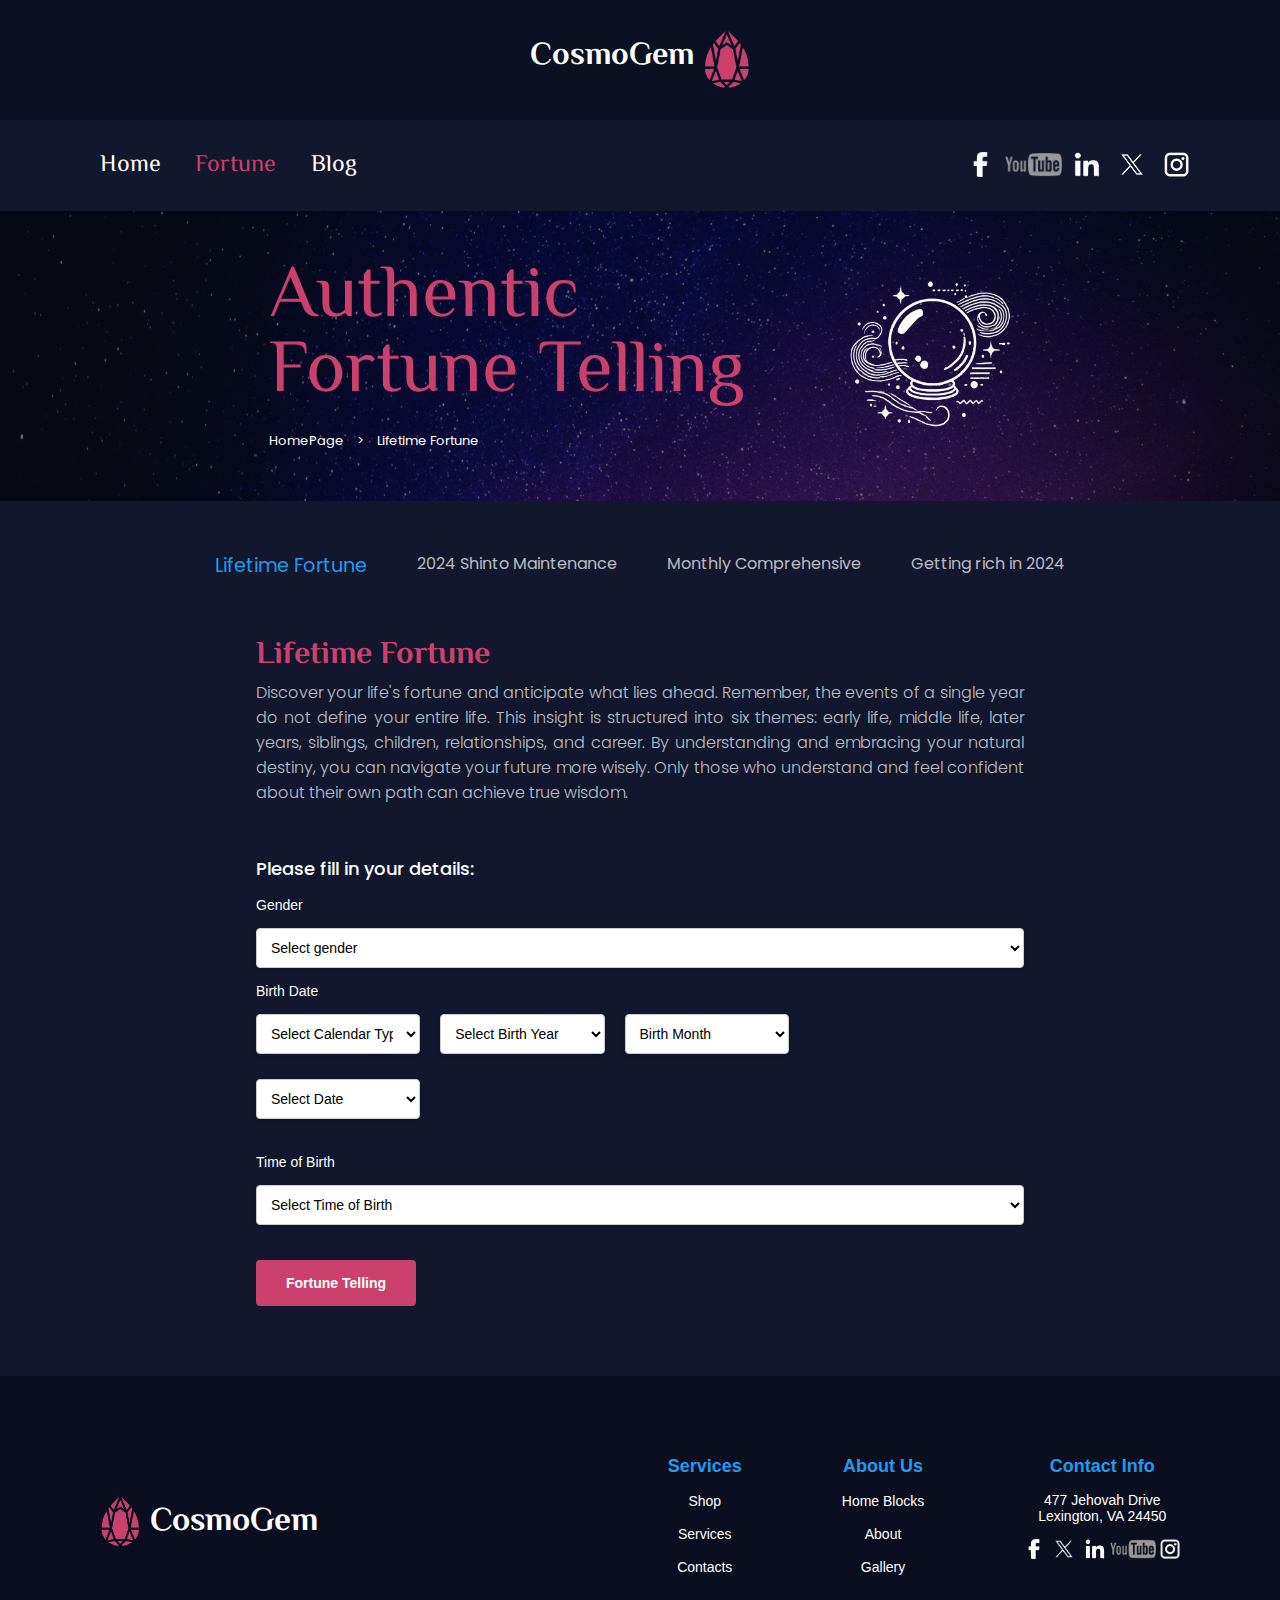
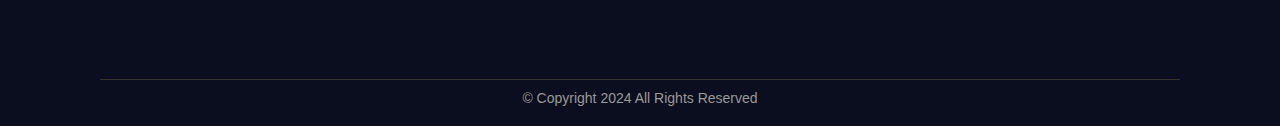
<file: HTML/lifetimeFortune.html>
<!DOCTYPE html>
<html lang="en">

<head>
    <meta charset="UTF-8">
    <meta name="viewport" content="width=device-width, initial-scale=1.0">
    <title>CosmoGem</title>
    <link rel="stylesheet" href="../CSS/lifetimeFortune.css">
    <link rel="icon" href="../IMAGES/logo.png" type="image/icon type">

    <link rel="preconnect" href="https://fonts.googleapis.com">
    <link rel="preconnect" href="https://fonts.gstatic.com" crossorigin>
    <link href="https://fonts.googleapis.com/css2?family=El+Messiri:wght@400..700&display=swap" rel="stylesheet">

    <link rel="preconnect" href="https://fonts.googleapis.com">
    <link rel="preconnect" href="https://fonts.gstatic.com" crossorigin>
    <link
        href="https://fonts.googleapis.com/css2?family=El+Messiri:wght@400..700&family=Poppins:ital,wght@0,100;0,200;0,300;0,400;0,500;0,600;0,700;0,800;0,900;1,100;1,200;1,300;1,400;1,500;1,600;1,700;1,800;1,900&display=swap"
        rel="stylesheet">
</head>

<body>
    <header class="mainHeader">
        <div class="logoBar">
            <a href="../index.html">
                <h1 class="logoTitle">CosmoGem</h1>
                <img class="logoImage" src="../IMAGES/logo.png">
            </a>
        </div>
        <nav class="navbar">
            <div class="menus">
                <a class="menuItem" href="../index.html">Home</a>
                <a class="menuItem" id="active" href="#">Fortune</a>
                <a class="menuItem" href="#">Blog</a>
            </div>
            <div class="socials">
                <img class="socialIcons" src="../IMAGES/facebookLogo.png">
                <img class="socialIcons" src="../IMAGES/youtubeLogo.png">
                <img class="socialIcons" src="../IMAGES/linkedinLogo.png">
                <img class="socialIcons" src="../IMAGES/twitterLogo.png">
                <img class="socialIcons" src="../IMAGES/instagramLogo.png">
            </div>
        </nav>
    </header>
    <container>
        <div class="banner">
            <div class="bannerText">
                <h1 class="bannerTitle">Authentic Fortune Telling</h1>
                <p class="pathLink">HomePage&emsp;&gt;&emsp;Lifetime Fortune</p>
            </div>
            <div class="imageBanner">
                <img class="bannerImage" src="../IMAGES/authenticFortuneTellingBanner.png">
            </div>
        </div>
        <div class="aboutUs">
            <div class="subMenu">
                <a class="subMenuItems" id="active-subMenu" href="#">Lifetime Fortune</a>
                <a class="subMenuItems" href="../HTML/shintoMaintenance.html">2024 Shinto Maintenance</a>
                <a class="subMenuItems" href="../HTML/monthlyComprehensive.html">Monthly Comprehensive</a>
                <a class="subMenuItems" href="../HTML/gettingRich2024.html">Getting rich in 2024</a>
            </div>
            <div class="lifetimeFortuneDescription">
                <h1>Lifetime Fortune</h1>
                <p>Discover your life's fortune and anticipate what lies ahead.
                    Remember, the events of a single year do not define your entire life.
                    This insight is structured into six themes: early life, middle life,
                    later years, siblings, children, relationships, and career.
                    By understanding and embracing your natural destiny, you can navigate
                    your future more wisely. Only those who understand and feel confident
                    about their own path can achieve true wisdom.
                </p>
            </div>
            <div class="formSection">
                <h4>Please fill in your details:</h4>
                <form action="https://shinhanlife.sinbiun.com/unse/good_luck.php" method="post" name="fwrite">
                    <input id="unse_code" name="unse_code" type="hidden" value="A042" />
                    <input id="specific_year" name="specific_year" type="hidden" value="2024" />
                    <input id="specific_month" name="specific_month" type="hidden" value="06" />
                    <input id="specific_day" name="specific_day" type="hidden" value="20" />
                    <input id="user_gender" name="user_gender" type="hidden" value="" />
                    <input id="user_birth_year" name="user_birth_year" type="hidden" value="" />
                    <div class="inp_area">
                        <ul class="inp_ul">
                            <li class="genderField">
                                <label for="gender">
                                    Gender
                                </label>
                                <select class="select_01" id="gender" name="gender">
                                    <option value="">
                                        Select gender
                                    </option>
                                    <option value="M">
                                        Male
                                    </option>
                                    <option value="F">
                                        Female
                                    </option>
                                </select>
                            </li>
                            <li class="birthDateField">
                                <label>
                                    Birth Date
                                </label>
                                <ul>
                                    <li class="calendarDropdown">
                                        <select class="select_01" id="sl_cal" name="sl_cal" title="Calendar Type">
                                            <option value="">
                                                Select Calendar Type
                                            </option>
                                            <option value="S">
                                                Solar Calendar
                                            </option>
                                            <option value="L">
                                                Lunar Calendar (Pyeongdal)
                                            </option>
                                            <option value="Z">
                                                Lunar Calendar (Leap Month)
                                            </option>
                                        </select>
                                    </li>
                                    <li class="birthYearDropdown">
                                        <select class="select_01" id="syear" name="birth_year"
                                            onchange="check_slast_day();" title="Birth Year">
                                            <option value="">
                                                Select Birth Year
                                            </option>
                                            <option value="2024">
                                                2024
                                            </option>
                                            <option value="2023">
                                                2023
                                            </option>
                                            <option value="2022">
                                                2022
                                            </option>
                                            <option value="2021">
                                                2021
                                            </option>
                                            <option value="2020">
                                                2020
                                            </option>
                                            <option value="2019">
                                                2019
                                            </option>
                                            <option value="2018">
                                                2018
                                            </option>
                                            <option value="2017">
                                                2017
                                            </option>
                                            <option value="2016">
                                                2016
                                            </option>
                                            <option value="2015">
                                                2015
                                            </option>
                                            <option value="2014">
                                                2014
                                            </option>
                                            <option value="2013">
                                                2013
                                            </option>
                                            <option value="2012">
                                                2012
                                            </option>
                                            <option value="2011">
                                                2011
                                            </option>
                                            <option value="2010">
                                                2010
                                            </option>
                                            <option value="2009">
                                                2009
                                            </option>
                                            <option value="2008">
                                                2008
                                            </option>
                                            <option value="2007">
                                                2007
                                            </option>
                                            <option value="2006">
                                                2006
                                            </option>
                                            <option value="2005">
                                                2005
                                            </option>
                                            <option value="2004">
                                                2004
                                            </option>
                                            <option value="2003">
                                                2003
                                            </option>
                                            <option value="2002">
                                                2002
                                            </option>
                                            <option value="2001">
                                                2001
                                            </option>
                                            <option value="2000">
                                                2000
                                            </option>
                                            <option value="1999">
                                                1999
                                            </option>
                                            <option value="1998">
                                                1998
                                            </option>
                                            <option value="1997">
                                                1997
                                            </option>
                                            <option value="1996">
                                                1996
                                            </option>
                                            <option value="1995">
                                                1995
                                            </option>
                                            <option value="1994">
                                                1994
                                            </option>
                                            <option value="1993">
                                                1993
                                            </option>
                                            <option value="1992">
                                                1992
                                            </option>
                                            <option value="1991">
                                                1991
                                            </option>
                                            <option value="1990">
                                                1990
                                            </option>
                                            <option value="1989">
                                                1989
                                            </option>
                                            <option value="1988">
                                                1988
                                            </option>
                                            <option value="1987">
                                                1987
                                            </option>
                                            <option value="1986">
                                                1986
                                            </option>
                                            <option value="1985">
                                                1985
                                            </option>
                                            <option value="1984">
                                                1984
                                            </option>
                                            <option value="1983">
                                                1983
                                            </option>
                                            <option value="1982">
                                                1982
                                            </option>
                                            <option value="1981">
                                                1981
                                            </option>
                                            <option value="1980">
                                                1980
                                            </option>
                                            <option value="1979">
                                                1979
                                            </option>
                                            <option value="1978">
                                                1978
                                            </option>
                                            <option value="1977">
                                                1977
                                            </option>
                                            <option value="1976">
                                                1976
                                            </option>
                                            <option value="1975">
                                                1975
                                            </option>
                                            <option value="1974">
                                                1974
                                            </option>
                                            <option value="1973">
                                                1973
                                            </option>
                                            <option value="1972">
                                                1972
                                            </option>
                                            <option value="1971">
                                                1971
                                            </option>
                                            <option value="1970">
                                                1970
                                            </option>
                                            <option value="1969">
                                                1969
                                            </option>
                                            <option value="1968">
                                                1968
                                            </option>
                                            <option value="1967">
                                                1967
                                            </option>
                                            <option value="1966">
                                                1966
                                            </option>
                                            <option value="1965">
                                                1965
                                            </option>
                                            <option value="1964">
                                                1964
                                            </option>
                                            <option value="1963">
                                                1963
                                            </option>
                                            <option value="1962">
                                                1962
                                            </option>
                                            <option value="1961">
                                                1961
                                            </option>
                                            <option value="1960">
                                                1960
                                            </option>
                                            <option value="1959">
                                                1959
                                            </option>
                                            <option value="1958">
                                                1958
                                            </option>
                                            <option value="1957">
                                                1957
                                            </option>
                                            <option value="1956">
                                                1956
                                            </option>
                                            <option value="1955">
                                                1955
                                            </option>
                                            <option value="1954">
                                                1954
                                            </option>
                                            <option value="1953">
                                                1953
                                            </option>
                                            <option value="1952">
                                                1952
                                            </option>
                                            <option value="1951">
                                                1951
                                            </option>
                                            <option value="1950">
                                                1950
                                            </option>
                                            <option value="1949">
                                                1949
                                            </option>
                                            <option value="1948">
                                                1948
                                            </option>
                                            <option value="1947">
                                                1947
                                            </option>
                                            <option value="1946">
                                                1946
                                            </option>
                                            <option value="1945">
                                                1945
                                            </option>
                                            <option value="1944">
                                                1944
                                            </option>
                                            <option value="1943">
                                                1943
                                            </option>
                                            <option value="1942">
                                                1942
                                            </option>
                                            <option value="1941">
                                                1941
                                            </option>
                                            <option value="1940">
                                                1940
                                            </option>
                                            <option value="1939">
                                                1939
                                            </option>
                                            <option value="1938">
                                                1938
                                            </option>
                                            <option value="1937">
                                                1937
                                            </option>
                                            <option value="1936">
                                                1936
                                            </option>
                                            <option value="1935">
                                                1935
                                            </option>
                                            <option value="1934">
                                                1934
                                            </option>
                                            <option value="1933">
                                                1933
                                            </option>
                                            <option value="1932">
                                                1932
                                            </option>
                                            <option value="1931">
                                                1931
                                            </option>
                                            <option value="1930">
                                                1930
                                            </option>
                                        </select>
                                    </li>
                                    <li class="birthMonthDropdown">
                                        <select class="select_01" id="smonth" name="birth_month"
                                            onchange="check_slast_day();" title="Birth Month">
                                            <option value="">
                                                Birth Month
                                            </option>
                                            <option value="01">
                                                January (01)
                                            </option>
                                            <option value="02">
                                                February (02)
                                            </option>
                                            <option value="03">
                                                March (03)
                                            </option>
                                            <option value="04">
                                                April (04)
                                            </option>
                                            <option value="05">
                                                May (05)
                                            </option>
                                            <option value="06">
                                                June (06)
                                            </option>
                                            <option value="07">
                                                July (07)
                                            </option>
                                            <option value="08">
                                                August (08)
                                            </option>
                                            <option value="09">
                                                September (09)
                                            </option>
                                            <option value="10">
                                                October (10)
                                            </option>
                                            <option value="11">
                                                November (11)
                                            </option>
                                            <option value="12">
                                                December (12)
                                            </option>
                                        </select>
                                    </li>
                                    <li class="birthDayDropdown">
                                        <select class="select_01" id="sday" name="birth_day" title="Birth Day">
                                            <option value="">
                                                Select Date
                                            </option>
                                            <option value="01">
                                                1
                                            </option>
                                            <option value="02">
                                                2
                                            </option>
                                            <option value="03">
                                                3
                                            </option>
                                            <option value="04">
                                                4
                                            </option>
                                            <option value="05">
                                                5
                                            </option>
                                            <option value="06">
                                                6
                                            </option>
                                            <option value="07">
                                                7
                                            </option>
                                            <option value="08">
                                                8
                                            </option>
                                            <option value="09">
                                                9
                                            </option>
                                            <option value="10">
                                                10
                                            </option>
                                            <option value="11">
                                                11
                                            </option>
                                            <option value="12">
                                                12
                                            </option>
                                            <option value="13">
                                                13
                                            </option>
                                            <option value="14">
                                                14
                                            </option>
                                            <option value="15">
                                                15
                                            </option>
                                            <option value="16">
                                                16
                                            </option>
                                            <option value="17">
                                                17
                                            </option>
                                            <option value="18">
                                                18
                                            </option>
                                            <option value="19">
                                                19
                                            </option>
                                            <option value="20">
                                                20
                                            </option>
                                            <option value="21">
                                                21
                                            </option>
                                            <option value="22">
                                                22
                                            </option>
                                            <option value="23">
                                                23
                                            </option>
                                            <option value="24">
                                                24
                                            </option>
                                            <option value="25">
                                                25
                                            </option>
                                            <option value="26">
                                                26
                                            </option>
                                            <option value="27">
                                                27
                                            </option>
                                            <option value="28">
                                                28
                                            </option>
                                            <option value="29">
                                                29
                                            </option>
                                            <option value="30">
                                                30
                                            </option>
                                            <option value="31">
                                                31
                                            </option>
                                        </select>
                                    </li>
                                </ul>
                            </li>
                            <li class="birthHourField">
                                <label for="birth_hour">
                                    Time of Birth
                                </label>
                                <select class="select_02" id="birth_hour" name="birth_hour">
                                    <option value="">
                                        Select Time of Birth
                                    </option>
                                    <option value="00">
                                        Morning (00:00~01:30)
                                    </option>
                                    <option value="02">
                                        Ugly (01:31~03:30)
                                    </option>
                                    <option value="04">
                                        Tiger (03:31~05:30)
                                    </option>
                                    <option value="06">
                                        Rabbit (05:31~07:30)
                                    </option>
                                    <option value="08">
                                        Chen (07:31~09:30)
                                    </option>
                                    <option value="10">
                                        Si(09:31~11:30)
                                    </option>
                                    <option value="12">
                                        Noon (11:31~13:30)
                                    </option>
                                    <option value="14">
                                        Not yet (13:31~15:30)
                                    </option>
                                    <option value="16">
                                        Shin (15:31~17:30)
                                    </option>
                                    <option value="18">
                                        Rooster (17:31~19:30)
                                    </option>
                                    <option value="20">
                                        Dog (19:31~21:30)
                                    </option>
                                    <option value="22">
                                        Pig (21:31~23:30)
                                    </option>
                                    <option value="24">
                                        Night (23:31~24:00)
                                    </option>
                                </select>
                            </li>
                        </ul>
                    </div>
                    <!--inp_area-->
                    <div class="btn_area">
                        <button class="btn_basic_purple" onclick="sendit(); return false;">
                            Fortune Telling
                        </button>
                    </div>
                </form>
            </div>
        </div>
    </container>

    <footer>
        <div class="footer-container">
            <div class="footer-content">
                <div class="footer-logo">
                    <img src="../IMAGES/logo.png" alt="CosmoGem Logo">
                    <span>CosmoGem</span>
                </div>
                <div class="footer-links">
                    <div class="footer-column" id="services">
                        <h3>Services</h3>
                        <ul>
                            <li><a href="#">Shop</a></li>
                            <li><a href="#">Services</a></li>
                            <li><a href="#">Contacts</a></li>
                        </ul>
                    </div>
                    <div class="footer-column" id="aboutUs">
                        <h3>About Us</h3>
                        <ul>
                            <li><a href="#">Home Blocks</a></li>
                            <li><a href="#">About</a></li>
                            <li><a href="#">Gallery</a></li>
                        </ul>
                    </div>
                    <div class="footer-column" id="contactInfo">
                        <h3>Contact Info</h3>
                        <p>477 Jehovah Drive<br>Lexington, VA 24450</p>
                        <div class="footerSocials">
                            <a href="#"><i class="fab fa-facebook-f"><img class="footerSocialIcons"
                                        src="../IMAGES/facebookLogo.png"></i></a>
                            <a href="#"><i class="fab fa-xing"><img class="footerSocialIcons"
                                        src="../IMAGES/twitterLogo.png"></i></a>
                            <a href="#"><i class="fab fa-linkedin-in"><img class="footerSocialIcons"
                                        src="../IMAGES/linkedinLogo.png"></i></a>
                            <a href="#"><i class="fab fa-youtube"><img class="footerSocialIcons"
                                        src="../IMAGES/youtubeLogo.png"></i></a>
                            <a href="#"><i class="fab fa-instagram"><img class="footerSocialIcons"
                                        src="../IMAGES/instagramLogo.png"></i></a>
                        </div>
                    </div>
                </div>
            </div>
            <div class="footer-bottom">
                <p>&copy; Copyright 2024 All Rights Reserved</p>
            </div>
        </div>
    </footer>
</body>

</html>
</file>
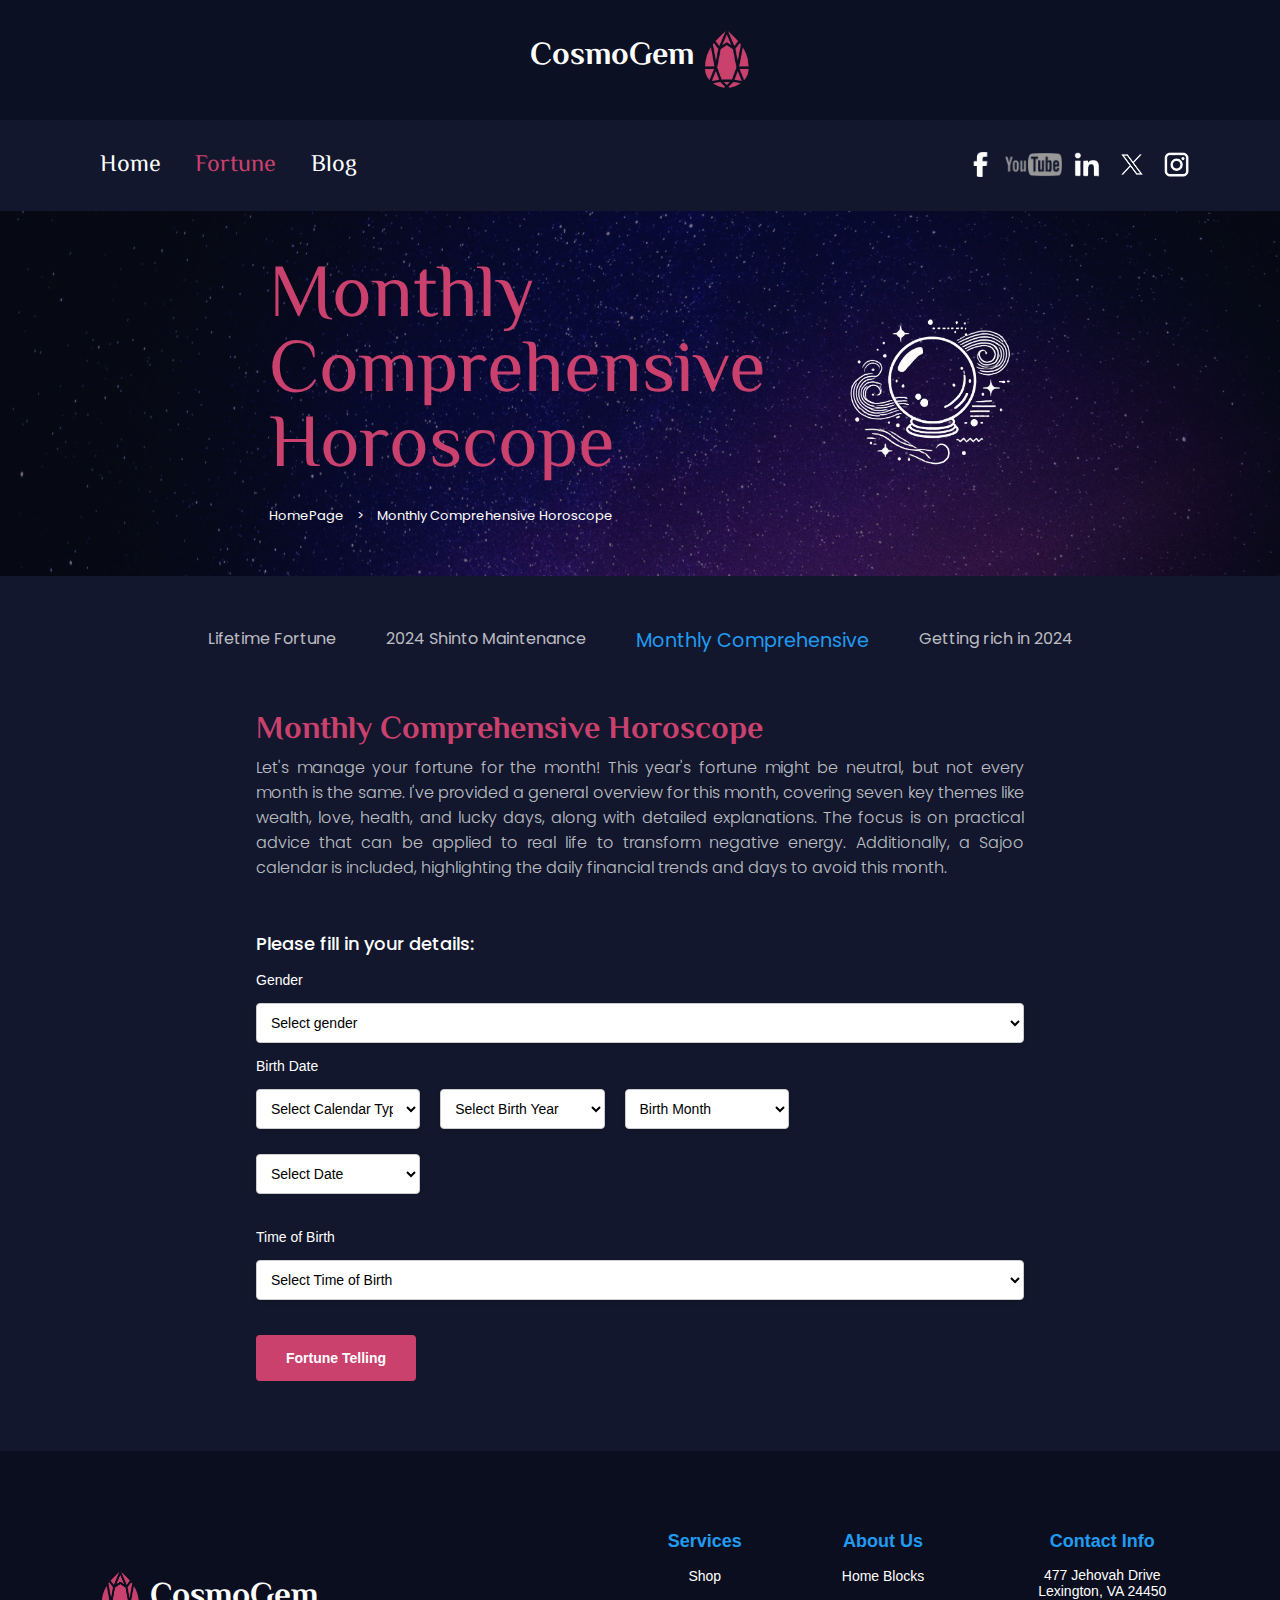
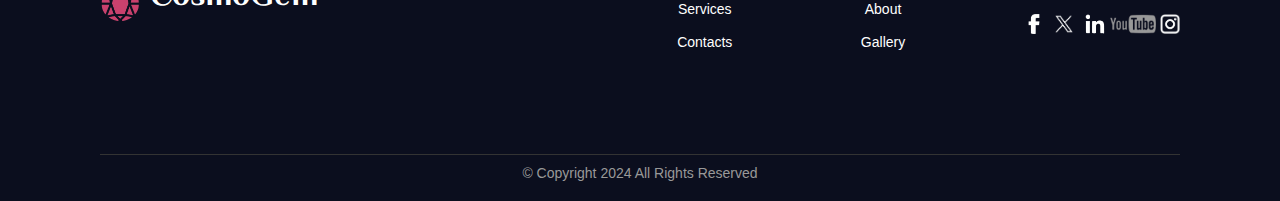
<file: HTML/monthlyComprehensive.html>
<!DOCTYPE html>
<html lang="en">

<head>
    <meta charset="UTF-8">
    <meta name="viewport" content="width=device-width, initial-scale=1.0">
    <title>CosmoGem</title>
    <link rel="stylesheet" href="../CSS/monthlyComprehensive.css">
    <link rel="icon" href="../IMAGES/logo.png" type="image/icon type">

    <link rel="preconnect" href="https://fonts.googleapis.com">
    <link rel="preconnect" href="https://fonts.gstatic.com" crossorigin>
    <link href="https://fonts.googleapis.com/css2?family=El+Messiri:wght@400..700&display=swap" rel="stylesheet">

    <link rel="preconnect" href="https://fonts.googleapis.com">
    <link rel="preconnect" href="https://fonts.gstatic.com" crossorigin>
    <link
        href="https://fonts.googleapis.com/css2?family=El+Messiri:wght@400..700&family=Poppins:ital,wght@0,100;0,200;0,300;0,400;0,500;0,600;0,700;0,800;0,900;1,100;1,200;1,300;1,400;1,500;1,600;1,700;1,800;1,900&display=swap"
        rel="stylesheet">
</head>

<body>
    <header class="mainHeader">
        <div class="logoBar">
            <a href="index.html">
                <h1 class="logoTitle">CosmoGem</h1>
                <img class="logoImage" src="../IMAGES/logo.png">
            </a>
        </div>
        <nav class="navbar">
            <div class="menus">
                <a class="menuItem" href="../index.html">Home</a>
                <a class="menuItem" id="active" href="#">Fortune</a>
                <a class="menuItem" href="#">Blog</a>
            </div>
            <div class="socials">
                <img class="socialIcons" src="../IMAGES/facebookLogo.png">
                <img class="socialIcons" src="../IMAGES/youtubeLogo.png">
                <img class="socialIcons" src="../IMAGES/linkedinLogo.png">
                <img class="socialIcons" src="../IMAGES/twitterLogo.png">
                <img class="socialIcons" src="../IMAGES/instagramLogo.png">
            </div>
        </nav>
    </header>
    <container>
        <div class="banner">
            <div class="bannerText">
                <h1 class="bannerTitle">Monthly Comprehensive Horoscope</h1>
                <p class="pathLink">HomePage&emsp;&gt;&emsp;Monthly Comprehensive Horoscope</p>
            </div>
            <div class="imageBanner">
                <img class="bannerImage" src="../IMAGES/authenticFortuneTellingBanner.png">
            </div>
        </div>
        <div class="aboutUs">
            <div class="subMenu">
                <a class="subMenuItems" href="../HTML/lifetimeFortune.html">Lifetime Fortune</a>
                <a class="subMenuItems" href="../HTML/shintoMaintenance.html">2024 Shinto Maintenance</a>
                <a class="subMenuItems" id="active-subMenu" href="../HTML/monthlyComprehensive.html">Monthly Comprehensive</a>
                <a class="subMenuItems" href="../HTML/gettingRich2024.html">Getting rich in 2024</a>
            </div>
            <div class="lifetimeFortuneDescription">
                <h1>Monthly Comprehensive Horoscope</h1>
                <p>Let's manage your fortune for the month! This year's fortune might be 
                    neutral, but not every month is the same. I've provided a general 
                    overview for this month, covering seven key themes like wealth, love, 
                    health, and lucky days, along with detailed explanations. The focus is 
                    on practical advice that can be applied to real life to transform 
                    negative energy. Additionally, a Sajoo calendar is included, 
                    highlighting the daily financial trends and days to avoid this month.
                </p>
            </div>
            <div class="formSection">
                <h4>Please fill in your details:</h4>
                <form action="https://shinhanlife.sinbiun.com/unse/good_luck.php" method="post" name="fwrite">
                    <input id="unse_code" name="unse_code" type="hidden" value="A103" />
                    <input id="specific_year" name="specific_year" type="hidden" value="2024" />
                    <input id="specific_month" name="specific_month" type="hidden" value="06" />
                    <input id="specific_day" name="specific_day" type="hidden" value="20" />
                    <input id="user_gender" name="user_gender" type="hidden" value="" />
                    <input id="user_birth_year" name="user_birth_year" type="hidden" value="" />
                    <div class="inp_area">
                        <ul class="inp_ul">
                            <li class="genderField">
                                <label for="gender">
                                    Gender
                                </label>
                                <select class="select_01" id="gender" name="gender">
                                    <option value="">
                                        Select gender
                                    </option>
                                    <option value="M">
                                        Male
                                    </option>
                                    <option value="F">
                                        Female
                                    </option>
                                </select>
                            </li>
                            <li class="birthDateField">
                                <label>
                                    Birth Date
                                </label>
                                <ul>
                                    <li class="calendarDropdown">
                                        <select class="select_01" id="sl_cal" name="sl_cal" title="Calendar Type">
                                            <option value="">
                                                Select Calendar Type
                                            </option>
                                            <option value="S">
                                                Solar Calendar
                                            </option>
                                            <option value="L">
                                                Lunar Calendar (Pyeongdal)
                                            </option>
                                            <option value="Z">
                                                Lunar Calendar (Leap Month)
                                            </option>
                                        </select>
                                    </li>
                                    <li class="birthYearDropdown">
                                        <select class="select_01" id="syear" name="birth_year"
                                            onchange="check_slast_day();" title="Birth Year">
                                            <option value="">
                                                Select Birth Year
                                            </option>
                                            <option value="2024">
                                                2024
                                            </option>
                                            <option value="2023">
                                                2023
                                            </option>
                                            <option value="2022">
                                                2022
                                            </option>
                                            <option value="2021">
                                                2021
                                            </option>
                                            <option value="2020">
                                                2020
                                            </option>
                                            <option value="2019">
                                                2019
                                            </option>
                                            <option value="2018">
                                                2018
                                            </option>
                                            <option value="2017">
                                                2017
                                            </option>
                                            <option value="2016">
                                                2016
                                            </option>
                                            <option value="2015">
                                                2015
                                            </option>
                                            <option value="2014">
                                                2014
                                            </option>
                                            <option value="2013">
                                                2013
                                            </option>
                                            <option value="2012">
                                                2012
                                            </option>
                                            <option value="2011">
                                                2011
                                            </option>
                                            <option value="2010">
                                                2010
                                            </option>
                                            <option value="2009">
                                                2009
                                            </option>
                                            <option value="2008">
                                                2008
                                            </option>
                                            <option value="2007">
                                                2007
                                            </option>
                                            <option value="2006">
                                                2006
                                            </option>
                                            <option value="2005">
                                                2005
                                            </option>
                                            <option value="2004">
                                                2004
                                            </option>
                                            <option value="2003">
                                                2003
                                            </option>
                                            <option value="2002">
                                                2002
                                            </option>
                                            <option value="2001">
                                                2001
                                            </option>
                                            <option value="2000">
                                                2000
                                            </option>
                                            <option value="1999">
                                                1999
                                            </option>
                                            <option value="1998">
                                                1998
                                            </option>
                                            <option value="1997">
                                                1997
                                            </option>
                                            <option value="1996">
                                                1996
                                            </option>
                                            <option value="1995">
                                                1995
                                            </option>
                                            <option value="1994">
                                                1994
                                            </option>
                                            <option value="1993">
                                                1993
                                            </option>
                                            <option value="1992">
                                                1992
                                            </option>
                                            <option value="1991">
                                                1991
                                            </option>
                                            <option value="1990">
                                                1990
                                            </option>
                                            <option value="1989">
                                                1989
                                            </option>
                                            <option value="1988">
                                                1988
                                            </option>
                                            <option value="1987">
                                                1987
                                            </option>
                                            <option value="1986">
                                                1986
                                            </option>
                                            <option value="1985">
                                                1985
                                            </option>
                                            <option value="1984">
                                                1984
                                            </option>
                                            <option value="1983">
                                                1983
                                            </option>
                                            <option value="1982">
                                                1982
                                            </option>
                                            <option value="1981">
                                                1981
                                            </option>
                                            <option value="1980">
                                                1980
                                            </option>
                                            <option value="1979">
                                                1979
                                            </option>
                                            <option value="1978">
                                                1978
                                            </option>
                                            <option value="1977">
                                                1977
                                            </option>
                                            <option value="1976">
                                                1976
                                            </option>
                                            <option value="1975">
                                                1975
                                            </option>
                                            <option value="1974">
                                                1974
                                            </option>
                                            <option value="1973">
                                                1973
                                            </option>
                                            <option value="1972">
                                                1972
                                            </option>
                                            <option value="1971">
                                                1971
                                            </option>
                                            <option value="1970">
                                                1970
                                            </option>
                                            <option value="1969">
                                                1969
                                            </option>
                                            <option value="1968">
                                                1968
                                            </option>
                                            <option value="1967">
                                                1967
                                            </option>
                                            <option value="1966">
                                                1966
                                            </option>
                                            <option value="1965">
                                                1965
                                            </option>
                                            <option value="1964">
                                                1964
                                            </option>
                                            <option value="1963">
                                                1963
                                            </option>
                                            <option value="1962">
                                                1962
                                            </option>
                                            <option value="1961">
                                                1961
                                            </option>
                                            <option value="1960">
                                                1960
                                            </option>
                                            <option value="1959">
                                                1959
                                            </option>
                                            <option value="1958">
                                                1958
                                            </option>
                                            <option value="1957">
                                                1957
                                            </option>
                                            <option value="1956">
                                                1956
                                            </option>
                                            <option value="1955">
                                                1955
                                            </option>
                                            <option value="1954">
                                                1954
                                            </option>
                                            <option value="1953">
                                                1953
                                            </option>
                                            <option value="1952">
                                                1952
                                            </option>
                                            <option value="1951">
                                                1951
                                            </option>
                                            <option value="1950">
                                                1950
                                            </option>
                                            <option value="1949">
                                                1949
                                            </option>
                                            <option value="1948">
                                                1948
                                            </option>
                                            <option value="1947">
                                                1947
                                            </option>
                                            <option value="1946">
                                                1946
                                            </option>
                                            <option value="1945">
                                                1945
                                            </option>
                                            <option value="1944">
                                                1944
                                            </option>
                                            <option value="1943">
                                                1943
                                            </option>
                                            <option value="1942">
                                                1942
                                            </option>
                                            <option value="1941">
                                                1941
                                            </option>
                                            <option value="1940">
                                                1940
                                            </option>
                                            <option value="1939">
                                                1939
                                            </option>
                                            <option value="1938">
                                                1938
                                            </option>
                                            <option value="1937">
                                                1937
                                            </option>
                                            <option value="1936">
                                                1936
                                            </option>
                                            <option value="1935">
                                                1935
                                            </option>
                                            <option value="1934">
                                                1934
                                            </option>
                                            <option value="1933">
                                                1933
                                            </option>
                                            <option value="1932">
                                                1932
                                            </option>
                                            <option value="1931">
                                                1931
                                            </option>
                                            <option value="1930">
                                                1930
                                            </option>
                                        </select>
                                    </li>
                                    <li class="birthMonthDropdown">
                                        <select class="select_01" id="smonth" name="birth_month"
                                            onchange="check_slast_day();" title="Birth Month">
                                            <option value="">
                                                Birth Month
                                            </option>
                                            <option value="01">
                                                January (01)
                                            </option>
                                            <option value="02">
                                                February (02)
                                            </option>
                                            <option value="03">
                                                March (03)
                                            </option>
                                            <option value="04">
                                                April (04)
                                            </option>
                                            <option value="05">
                                                May (05)
                                            </option>
                                            <option value="06">
                                                June (06)
                                            </option>
                                            <option value="07">
                                                July (07)
                                            </option>
                                            <option value="08">
                                                August (08)
                                            </option>
                                            <option value="09">
                                                September (09)
                                            </option>
                                            <option value="10">
                                                October (10)
                                            </option>
                                            <option value="11">
                                                November (11)
                                            </option>
                                            <option value="12">
                                                December (12)
                                            </option>
                                        </select>
                                    </li>
                                    <li class="birthDayDropdown">
                                        <select class="select_01" id="sday" name="birth_day" title="Birth Day">
                                            <option value="">
                                                Select Date
                                            </option>
                                            <option value="01">
                                                1
                                            </option>
                                            <option value="02">
                                                2
                                            </option>
                                            <option value="03">
                                                3
                                            </option>
                                            <option value="04">
                                                4
                                            </option>
                                            <option value="05">
                                                5
                                            </option>
                                            <option value="06">
                                                6
                                            </option>
                                            <option value="07">
                                                7
                                            </option>
                                            <option value="08">
                                                8
                                            </option>
                                            <option value="09">
                                                9
                                            </option>
                                            <option value="10">
                                                10
                                            </option>
                                            <option value="11">
                                                11
                                            </option>
                                            <option value="12">
                                                12
                                            </option>
                                            <option value="13">
                                                13
                                            </option>
                                            <option value="14">
                                                14
                                            </option>
                                            <option value="15">
                                                15
                                            </option>
                                            <option value="16">
                                                16
                                            </option>
                                            <option value="17">
                                                17
                                            </option>
                                            <option value="18">
                                                18
                                            </option>
                                            <option value="19">
                                                19
                                            </option>
                                            <option value="20">
                                                20
                                            </option>
                                            <option value="21">
                                                21
                                            </option>
                                            <option value="22">
                                                22
                                            </option>
                                            <option value="23">
                                                23
                                            </option>
                                            <option value="24">
                                                24
                                            </option>
                                            <option value="25">
                                                25
                                            </option>
                                            <option value="26">
                                                26
                                            </option>
                                            <option value="27">
                                                27
                                            </option>
                                            <option value="28">
                                                28
                                            </option>
                                            <option value="29">
                                                29
                                            </option>
                                            <option value="30">
                                                30
                                            </option>
                                            <option value="31">
                                                31
                                            </option>
                                        </select>
                                    </li>
                                </ul>
                            </li>
                            <li class="birthHourField">
                                <label for="birth_hour">
                                    Time of Birth
                                </label>
                                <select class="select_02" id="birth_hour" name="birth_hour">
                                    <option value="">
                                        Select Time of Birth
                                    </option>
                                    <option value="00">
                                        Morning (00:00~01:30)
                                    </option>
                                    <option value="02">
                                        Ugly (01:31~03:30)
                                    </option>
                                    <option value="04">
                                        Tiger (03:31~05:30)
                                    </option>
                                    <option value="06">
                                        Rabbit (05:31~07:30)
                                    </option>
                                    <option value="08">
                                        Chen (07:31~09:30)
                                    </option>
                                    <option value="10">
                                        Si(09:31~11:30)
                                    </option>
                                    <option value="12">
                                        Noon (11:31~13:30)
                                    </option>
                                    <option value="14">
                                        Not yet (13:31~15:30)
                                    </option>
                                    <option value="16">
                                        Shin (15:31~17:30)
                                    </option>
                                    <option value="18">
                                        Rooster (17:31~19:30)
                                    </option>
                                    <option value="20">
                                        Dog (19:31~21:30)
                                    </option>
                                    <option value="22">
                                        Pig (21:31~23:30)
                                    </option>
                                    <option value="24">
                                        Night (23:31~24:00)
                                    </option>
                                </select>
                            </li>
                        </ul>
                    </div>
                    <!--inp_area-->
                    <div class="btn_area">
                        <button class="btn_basic_purple" onclick="sendit(); return false;">
                            Fortune Telling
                        </button>
                    </div>
                </form>
            </div>
        </div>
    </container>

    <footer>
        <div class="footer-container">
            <div class="footer-content">
                <div class="footer-logo">
                    <img src="../IMAGES/logo.png" alt="CosmoGem Logo">
                    <span>CosmoGem</span>
                </div>
                <div class="footer-links">
                    <div class="footer-column" id="services">
                        <h3>Services</h3>
                        <ul>
                            <li><a href="#">Shop</a></li>
                            <li><a href="#">Services</a></li>
                            <li><a href="#">Contacts</a></li>
                        </ul>
                    </div>
                    <div class="footer-column" id="aboutUs">
                        <h3>About Us</h3>
                        <ul>
                            <li><a href="#">Home Blocks</a></li>
                            <li><a href="#">About</a></li>
                            <li><a href="#">Gallery</a></li>
                        </ul>
                    </div>
                    <div class="footer-column" id="contactInfo">
                        <h3>Contact Info</h3>
                        <p>477 Jehovah Drive<br>Lexington, VA 24450</p>
                        <div class="footerSocials">
                            <a href="#"><i class="fab fa-facebook-f"><img class="footerSocialIcons"
                                        src="../IMAGES/facebookLogo.png"></i></a>
                            <a href="#"><i class="fab fa-xing"><img class="footerSocialIcons"
                                        src="../IMAGES/twitterLogo.png"></i></a>
                            <a href="#"><i class="fab fa-linkedin-in"><img class="footerSocialIcons"
                                        src="../IMAGES/linkedinLogo.png"></i></a>
                            <a href="#"><i class="fab fa-youtube"><img class="footerSocialIcons"
                                        src="../IMAGES/youtubeLogo.png"></i></a>
                            <a href="#"><i class="fab fa-instagram"><img class="footerSocialIcons"
                                        src="../IMAGES/instagramLogo.png"></i></a>
                        </div>
                    </div>
                </div>
            </div>
            <div class="footer-bottom">
                <p>&copy; Copyright 2024 All Rights Reserved</p>
            </div>
        </div>
    </footer>
</body>

</html>
</file>
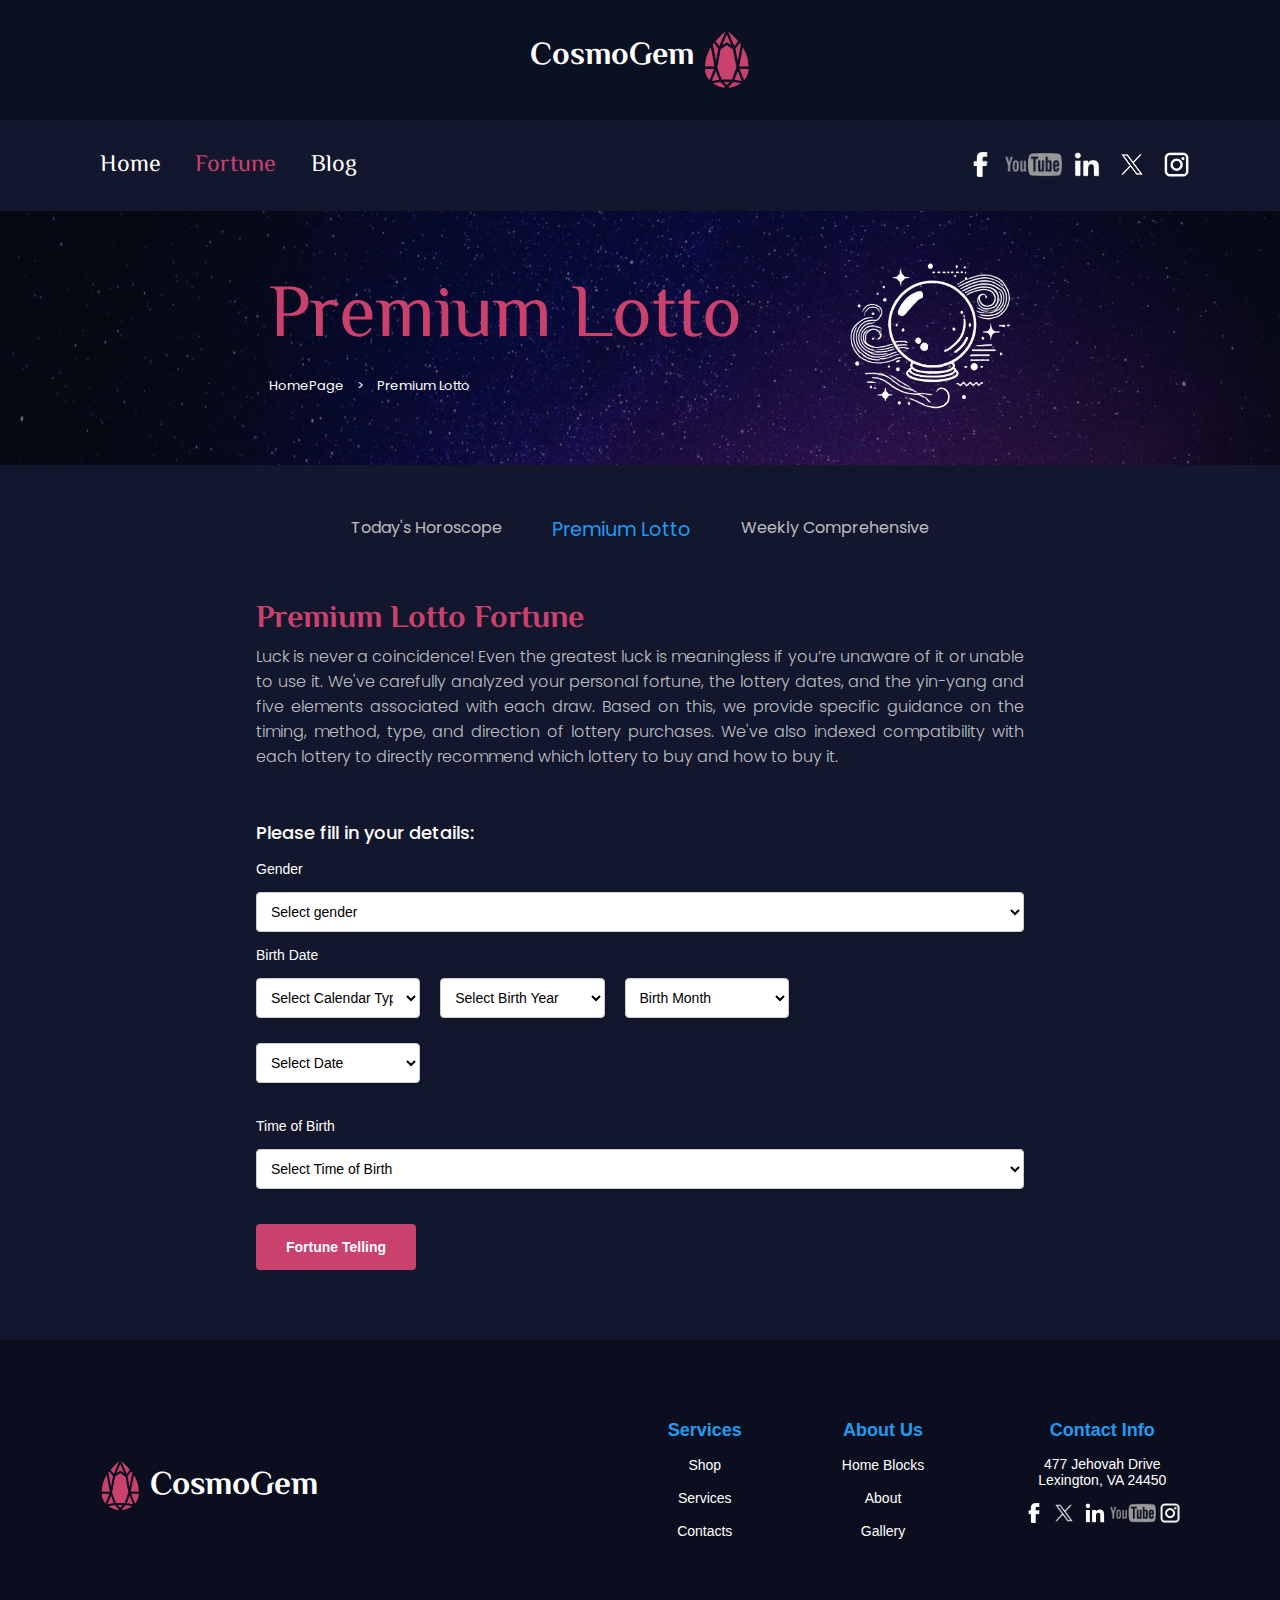
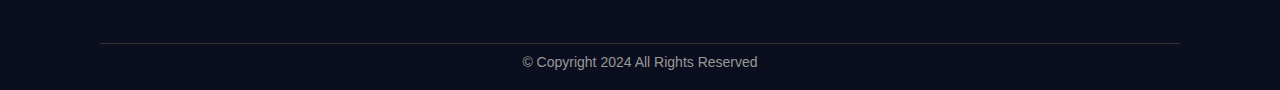
<file: HTML/premiumLotto.html>
<!DOCTYPE html>
<html lang="en">

<head>
    <meta charset="UTF-8">
    <meta name="viewport" content="width=device-width, initial-scale=1.0">
    <title>CosmoGem</title>
    <link rel="stylesheet" href="../CSS/todayHoroscope.css">
    <link rel="icon" href="../IMAGES/logo.png" type="image/icon type">

    <link rel="preconnect" href="https://fonts.googleapis.com">
    <link rel="preconnect" href="https://fonts.gstatic.com" crossorigin>
    <link href="https://fonts.googleapis.com/css2?family=El+Messiri:wght@400..700&display=swap" rel="stylesheet">

    <link rel="preconnect" href="https://fonts.googleapis.com">
    <link rel="preconnect" href="https://fonts.gstatic.com" crossorigin>
    <link
        href="https://fonts.googleapis.com/css2?family=El+Messiri:wght@400..700&family=Poppins:ital,wght@0,100;0,200;0,300;0,400;0,500;0,600;0,700;0,800;0,900;1,100;1,200;1,300;1,400;1,500;1,600;1,700;1,800;1,900&display=swap"
        rel="stylesheet">
</head>

<body>
    <header class="mainHeader">
        <div class="logoBar">
            <a href="../index.html">
                <h1 class="logoTitle">CosmoGem</h1>
                <img class="logoImage" src="../IMAGES/logo.png">
            </a>
        </div>
        <nav class="navbar">
            <div class="menus">
                <a class="menuItem" href="../index.html">Home</a>
                <a class="menuItem" id="active" href="#">Fortune</a>
                <a class="menuItem" href="#">Blog</a>
            </div>
            <div class="socials">
                <img class="socialIcons" src="../IMAGES/facebookLogo.png">
                <img class="socialIcons" src="../IMAGES/youtubeLogo.png">
                <img class="socialIcons" src="../IMAGES/linkedinLogo.png">
                <img class="socialIcons" src="../IMAGES/twitterLogo.png">
                <img class="socialIcons" src="../IMAGES/instagramLogo.png">
            </div>
        </nav>
    </header>
    <container>
        <div class="banner">
            <div class="bannerText">
                <h1 class="bannerTitle">Premium Lotto</h1>
                <p class="pathLink">HomePage&emsp;&gt;&emsp;Premium Lotto</p>
            </div>
            <div class="imageBanner">
                <img class="bannerImage" src="../IMAGES/authenticFortuneTellingBanner.png">
            </div>
        </div>
        <div class="aboutUs">
            <div class="subMenu">
                <a class="subMenuItems" href="../HTML/todayHoroscope.html">Today's Horoscope</a>
                <a class="subMenuItems" id="active-subMenu" href="../HTML/premiumLotto.html">Premium Lotto</a>
                <a class="subMenuItems" href="../HTML/weeklyComprehensive.html">Weekly Comprehensive</a>
            </div>
            <div class="lifetimeFortuneDescription">
                <h1>Premium Lotto Fortune</h1>
                <p>Luck is never a coincidence! Even the greatest luck is meaningless if
                    you’re unaware of it or unable to use it. We've carefully analyzed your
                    personal fortune, the lottery dates, and the yin-yang and five elements
                    associated with each draw. Based on this, we provide specific guidance
                    on the timing, method, type, and direction of lottery purchases. We've
                    also indexed compatibility with each lottery to directly recommend which
                    lottery to buy and how to buy it.
                </p>
            </div>
            <div class="formSection">
                <h4>Please fill in your details:</h4>
                <form action="https://shinhanlife.sinbiun.com/unse/good_luck.php" method="post" name="fwrite">
                    <input id="unse_code" name="unse_code" type="hidden" value="A002" />
                    <input id="specific_year" name="specific_year" type="hidden" value="2024" />
                    <input id="specific_month" name="specific_month" type="hidden" value="06" />
                    <input id="specific_day" name="specific_day" type="hidden" value="20" />
                    <input id="user_gender" name="user_gender" type="hidden" value="" />
                    <input id="user_birth_year" name="user_birth_year" type="hidden" value="" />
                    <div class="inp_area">
                        <ul class="inp_ul">
                            <li class="genderField">
                                <label for="gender">
                                    Gender
                                </label>
                                <select class="select_01" id="gender" name="gender">
                                    <option value="">
                                        Select gender
                                    </option>
                                    <option value="M">
                                        Male
                                    </option>
                                    <option value="F">
                                        Female
                                    </option>
                                </select>
                            </li>
                            <li class="birthDateField">
                                <label>
                                    Birth Date
                                </label>
                                <ul>
                                    <li class="calendarDropdown">
                                        <select class="select_01" id="sl_cal" name="sl_cal" title="Calendar Type">
                                            <option value="">
                                                Select Calendar Type
                                            </option>
                                            <option value="S">
                                                Solar Calendar
                                            </option>
                                            <option value="L">
                                                Lunar Calendar (Pyeongdal)
                                            </option>
                                            <option value="Z">
                                                Lunar Calendar (Leap Month)
                                            </option>
                                        </select>
                                    </li>
                                    <li class="birthYearDropdown">
                                        <select class="select_01" id="syear" name="birth_year"
                                            onchange="check_slast_day();" title="Birth Year">
                                            <option value="">
                                                Select Birth Year
                                            </option>
                                            <option value="2024">
                                                2024
                                            </option>
                                            <option value="2023">
                                                2023
                                            </option>
                                            <option value="2022">
                                                2022
                                            </option>
                                            <option value="2021">
                                                2021
                                            </option>
                                            <option value="2020">
                                                2020
                                            </option>
                                            <option value="2019">
                                                2019
                                            </option>
                                            <option value="2018">
                                                2018
                                            </option>
                                            <option value="2017">
                                                2017
                                            </option>
                                            <option value="2016">
                                                2016
                                            </option>
                                            <option value="2015">
                                                2015
                                            </option>
                                            <option value="2014">
                                                2014
                                            </option>
                                            <option value="2013">
                                                2013
                                            </option>
                                            <option value="2012">
                                                2012
                                            </option>
                                            <option value="2011">
                                                2011
                                            </option>
                                            <option value="2010">
                                                2010
                                            </option>
                                            <option value="2009">
                                                2009
                                            </option>
                                            <option value="2008">
                                                2008
                                            </option>
                                            <option value="2007">
                                                2007
                                            </option>
                                            <option value="2006">
                                                2006
                                            </option>
                                            <option value="2005">
                                                2005
                                            </option>
                                            <option value="2004">
                                                2004
                                            </option>
                                            <option value="2003">
                                                2003
                                            </option>
                                            <option value="2002">
                                                2002
                                            </option>
                                            <option value="2001">
                                                2001
                                            </option>
                                            <option value="2000">
                                                2000
                                            </option>
                                            <option value="1999">
                                                1999
                                            </option>
                                            <option value="1998">
                                                1998
                                            </option>
                                            <option value="1997">
                                                1997
                                            </option>
                                            <option value="1996">
                                                1996
                                            </option>
                                            <option value="1995">
                                                1995
                                            </option>
                                            <option value="1994">
                                                1994
                                            </option>
                                            <option value="1993">
                                                1993
                                            </option>
                                            <option value="1992">
                                                1992
                                            </option>
                                            <option value="1991">
                                                1991
                                            </option>
                                            <option value="1990">
                                                1990
                                            </option>
                                            <option value="1989">
                                                1989
                                            </option>
                                            <option value="1988">
                                                1988
                                            </option>
                                            <option value="1987">
                                                1987
                                            </option>
                                            <option value="1986">
                                                1986
                                            </option>
                                            <option value="1985">
                                                1985
                                            </option>
                                            <option value="1984">
                                                1984
                                            </option>
                                            <option value="1983">
                                                1983
                                            </option>
                                            <option value="1982">
                                                1982
                                            </option>
                                            <option value="1981">
                                                1981
                                            </option>
                                            <option value="1980">
                                                1980
                                            </option>
                                            <option value="1979">
                                                1979
                                            </option>
                                            <option value="1978">
                                                1978
                                            </option>
                                            <option value="1977">
                                                1977
                                            </option>
                                            <option value="1976">
                                                1976
                                            </option>
                                            <option value="1975">
                                                1975
                                            </option>
                                            <option value="1974">
                                                1974
                                            </option>
                                            <option value="1973">
                                                1973
                                            </option>
                                            <option value="1972">
                                                1972
                                            </option>
                                            <option value="1971">
                                                1971
                                            </option>
                                            <option value="1970">
                                                1970
                                            </option>
                                            <option value="1969">
                                                1969
                                            </option>
                                            <option value="1968">
                                                1968
                                            </option>
                                            <option value="1967">
                                                1967
                                            </option>
                                            <option value="1966">
                                                1966
                                            </option>
                                            <option value="1965">
                                                1965
                                            </option>
                                            <option value="1964">
                                                1964
                                            </option>
                                            <option value="1963">
                                                1963
                                            </option>
                                            <option value="1962">
                                                1962
                                            </option>
                                            <option value="1961">
                                                1961
                                            </option>
                                            <option value="1960">
                                                1960
                                            </option>
                                            <option value="1959">
                                                1959
                                            </option>
                                            <option value="1958">
                                                1958
                                            </option>
                                            <option value="1957">
                                                1957
                                            </option>
                                            <option value="1956">
                                                1956
                                            </option>
                                            <option value="1955">
                                                1955
                                            </option>
                                            <option value="1954">
                                                1954
                                            </option>
                                            <option value="1953">
                                                1953
                                            </option>
                                            <option value="1952">
                                                1952
                                            </option>
                                            <option value="1951">
                                                1951
                                            </option>
                                            <option value="1950">
                                                1950
                                            </option>
                                            <option value="1949">
                                                1949
                                            </option>
                                            <option value="1948">
                                                1948
                                            </option>
                                            <option value="1947">
                                                1947
                                            </option>
                                            <option value="1946">
                                                1946
                                            </option>
                                            <option value="1945">
                                                1945
                                            </option>
                                            <option value="1944">
                                                1944
                                            </option>
                                            <option value="1943">
                                                1943
                                            </option>
                                            <option value="1942">
                                                1942
                                            </option>
                                            <option value="1941">
                                                1941
                                            </option>
                                            <option value="1940">
                                                1940
                                            </option>
                                            <option value="1939">
                                                1939
                                            </option>
                                            <option value="1938">
                                                1938
                                            </option>
                                            <option value="1937">
                                                1937
                                            </option>
                                            <option value="1936">
                                                1936
                                            </option>
                                            <option value="1935">
                                                1935
                                            </option>
                                            <option value="1934">
                                                1934
                                            </option>
                                            <option value="1933">
                                                1933
                                            </option>
                                            <option value="1932">
                                                1932
                                            </option>
                                            <option value="1931">
                                                1931
                                            </option>
                                            <option value="1930">
                                                1930
                                            </option>
                                        </select>
                                    </li>
                                    <li class="birthMonthDropdown">
                                        <select class="select_01" id="smonth" name="birth_month"
                                            onchange="check_slast_day();" title="Birth Month">
                                            <option value="">
                                                Birth Month
                                            </option>
                                            <option value="01">
                                                January (01)
                                            </option>
                                            <option value="02">
                                                February (02)
                                            </option>
                                            <option value="03">
                                                March (03)
                                            </option>
                                            <option value="04">
                                                April (04)
                                            </option>
                                            <option value="05">
                                                May (05)
                                            </option>
                                            <option value="06">
                                                June (06)
                                            </option>
                                            <option value="07">
                                                July (07)
                                            </option>
                                            <option value="08">
                                                August (08)
                                            </option>
                                            <option value="09">
                                                September (09)
                                            </option>
                                            <option value="10">
                                                October (10)
                                            </option>
                                            <option value="11">
                                                November (11)
                                            </option>
                                            <option value="12">
                                                December (12)
                                            </option>
                                        </select>
                                    </li>
                                    <li class="birthDayDropdown">
                                        <select class="select_01" id="sday" name="birth_day" title="Birth Day">
                                            <option value="">
                                                Select Date
                                            </option>
                                            <option value="01">
                                                1
                                            </option>
                                            <option value="02">
                                                2
                                            </option>
                                            <option value="03">
                                                3
                                            </option>
                                            <option value="04">
                                                4
                                            </option>
                                            <option value="05">
                                                5
                                            </option>
                                            <option value="06">
                                                6
                                            </option>
                                            <option value="07">
                                                7
                                            </option>
                                            <option value="08">
                                                8
                                            </option>
                                            <option value="09">
                                                9
                                            </option>
                                            <option value="10">
                                                10
                                            </option>
                                            <option value="11">
                                                11
                                            </option>
                                            <option value="12">
                                                12
                                            </option>
                                            <option value="13">
                                                13
                                            </option>
                                            <option value="14">
                                                14
                                            </option>
                                            <option value="15">
                                                15
                                            </option>
                                            <option value="16">
                                                16
                                            </option>
                                            <option value="17">
                                                17
                                            </option>
                                            <option value="18">
                                                18
                                            </option>
                                            <option value="19">
                                                19
                                            </option>
                                            <option value="20">
                                                20
                                            </option>
                                            <option value="21">
                                                21
                                            </option>
                                            <option value="22">
                                                22
                                            </option>
                                            <option value="23">
                                                23
                                            </option>
                                            <option value="24">
                                                24
                                            </option>
                                            <option value="25">
                                                25
                                            </option>
                                            <option value="26">
                                                26
                                            </option>
                                            <option value="27">
                                                27
                                            </option>
                                            <option value="28">
                                                28
                                            </option>
                                            <option value="29">
                                                29
                                            </option>
                                            <option value="30">
                                                30
                                            </option>
                                            <option value="31">
                                                31
                                            </option>
                                        </select>
                                    </li>
                                </ul>
                            </li>
                            <li class="birthHourField">
                                <label for="birth_hour">
                                    Time of Birth
                                </label>
                                <select class="select_02" id="birth_hour" name="birth_hour">
                                    <option value="">
                                        Select Time of Birth
                                    </option>
                                    <option value="00">
                                        Morning (00:00~01:30)
                                    </option>
                                    <option value="02">
                                        Ugly (01:31~03:30)
                                    </option>
                                    <option value="04">
                                        Tiger (03:31~05:30)
                                    </option>
                                    <option value="06">
                                        Rabbit (05:31~07:30)
                                    </option>
                                    <option value="08">
                                        Chen (07:31~09:30)
                                    </option>
                                    <option value="10">
                                        Si(09:31~11:30)
                                    </option>
                                    <option value="12">
                                        Noon (11:31~13:30)
                                    </option>
                                    <option value="14">
                                        Not yet (13:31~15:30)
                                    </option>
                                    <option value="16">
                                        Shin (15:31~17:30)
                                    </option>
                                    <option value="18">
                                        Rooster (17:31~19:30)
                                    </option>
                                    <option value="20">
                                        Dog (19:31~21:30)
                                    </option>
                                    <option value="22">
                                        Pig (21:31~23:30)
                                    </option>
                                    <option value="24">
                                        Night (23:31~24:00)
                                    </option>
                                </select>
                            </li>
                        </ul>
                    </div>
                    <!--inp_area-->
                    <div class="btn_area">
                        <button class="btn_basic_purple" onclick="sendit(); return false;">
                            Fortune Telling
                        </button>
                    </div>
                </form>
            </div>
        </div>
    </container>

    <footer>
        <div class="footer-container">
            <div class="footer-content">
                <div class="footer-logo">
                    <img src="../IMAGES/logo.png" alt="CosmoGem Logo">
                    <span>CosmoGem</span>
                </div>
                <div class="footer-links">
                    <div class="footer-column" id="services">
                        <h3>Services</h3>
                        <ul>
                            <li><a href="#">Shop</a></li>
                            <li><a href="#">Services</a></li>
                            <li><a href="#">Contacts</a></li>
                        </ul>
                    </div>
                    <div class="footer-column" id="aboutUs">
                        <h3>About Us</h3>
                        <ul>
                            <li><a href="#">Home Blocks</a></li>
                            <li><a href="#">About</a></li>
                            <li><a href="#">Gallery</a></li>
                        </ul>
                    </div>
                    <div class="footer-column" id="contactInfo">
                        <h3>Contact Info</h3>
                        <p>477 Jehovah Drive<br>Lexington, VA 24450</p>
                        <div class="footerSocials">
                            <a href="#"><i class="fab fa-facebook-f"><img class="footerSocialIcons"
                                        src="../IMAGES/facebookLogo.png"></i></a>
                            <a href="#"><i class="fab fa-xing"><img class="footerSocialIcons"
                                        src="../IMAGES/twitterLogo.png"></i></a>
                            <a href="#"><i class="fab fa-linkedin-in"><img class="footerSocialIcons"
                                        src="../IMAGES/linkedinLogo.png"></i></a>
                            <a href="#"><i class="fab fa-youtube"><img class="footerSocialIcons"
                                        src="../IMAGES/youtubeLogo.png"></i></a>
                            <a href="#"><i class="fab fa-instagram"><img class="footerSocialIcons"
                                        src="../IMAGES/instagramLogo.png"></i></a>
                        </div>
                    </div>
                </div>
            </div>
            <div class="footer-bottom">
                <p>&copy; Copyright 2024 All Rights Reserved</p>
            </div>
        </div>
    </footer>
</body>

</html>
</file>
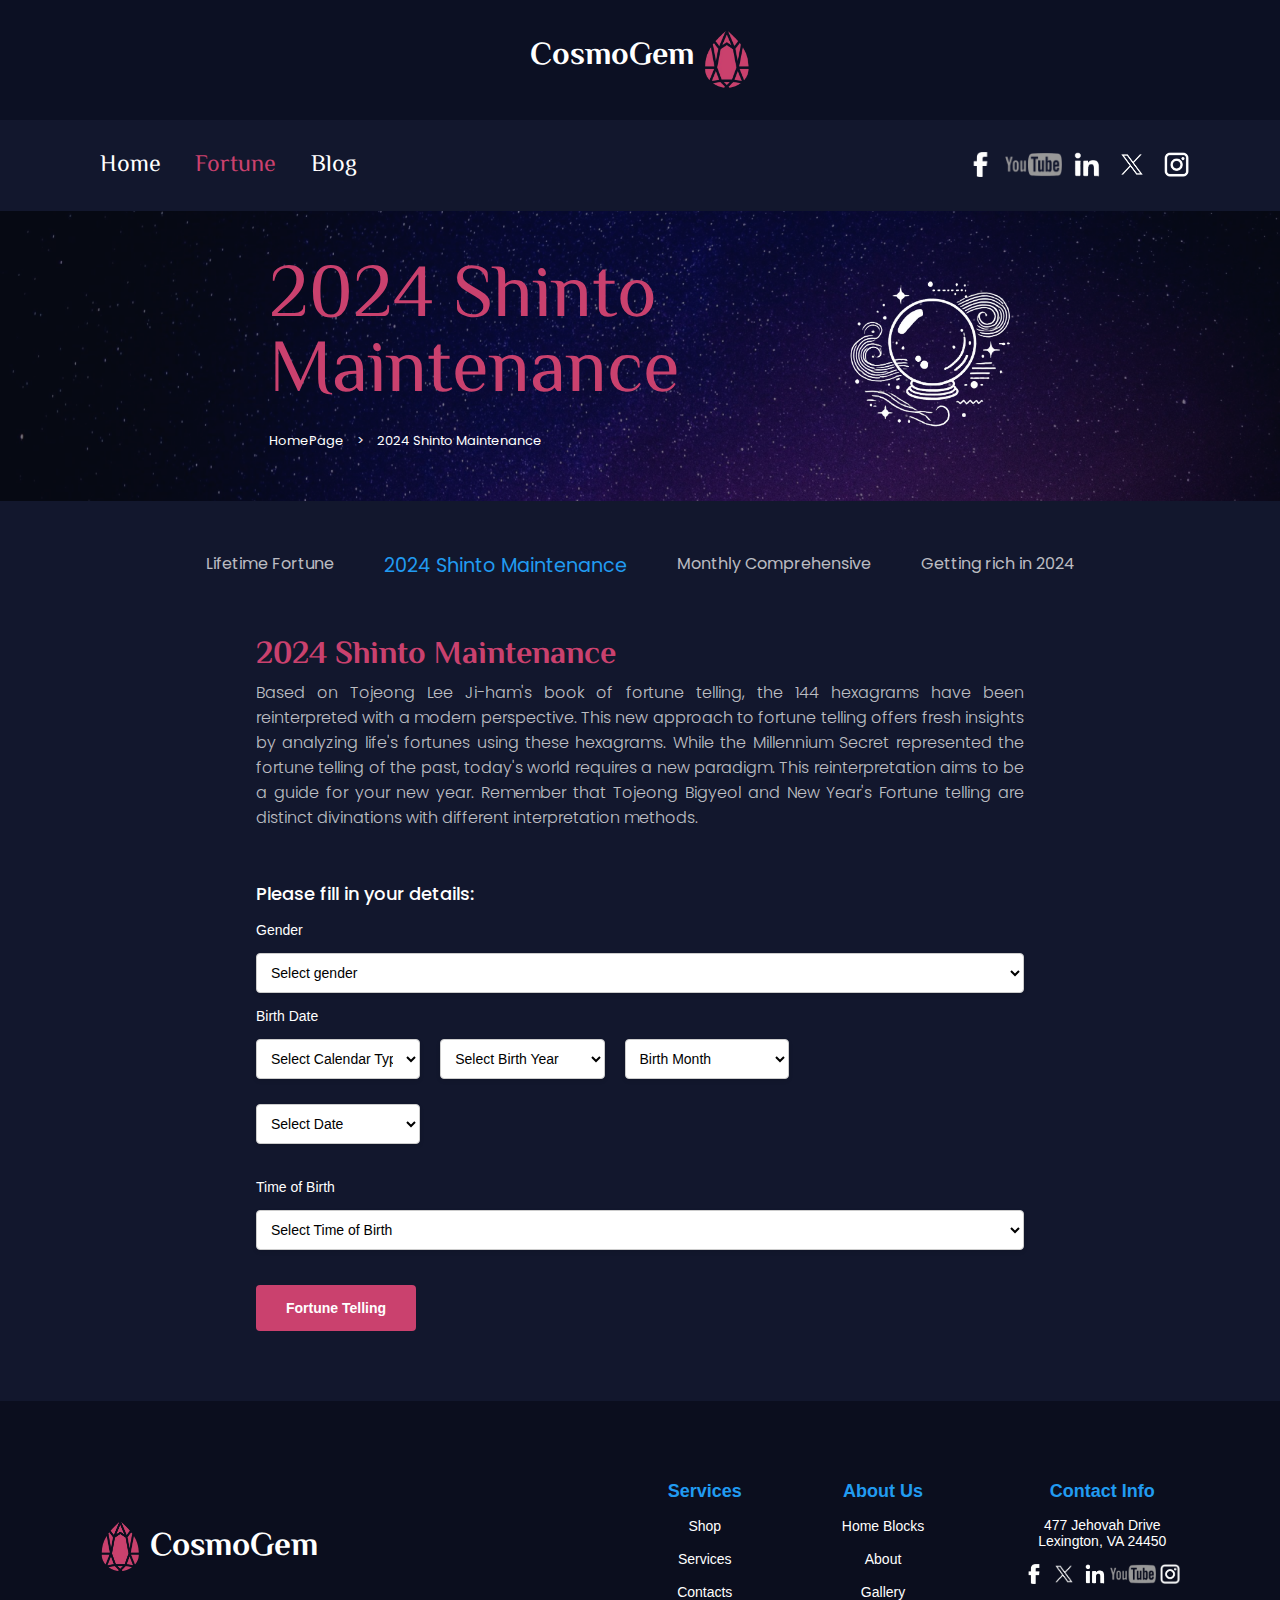
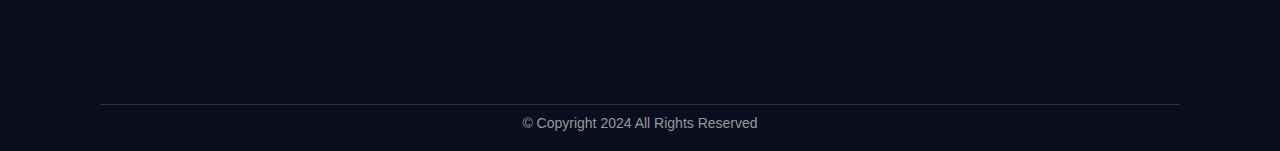
<file: HTML/shintoMaintenance.html>
<!DOCTYPE html>
<html lang="en">

<head>
    <meta charset="UTF-8">
    <meta name="viewport" content="width=device-width, initial-scale=1.0">
    <title>CosmoGem</title>
    <link rel="stylesheet" href="../CSS/shintoMaintenance.css">
    <link rel="icon" href="../IMAGES/logo.png" type="image/icon type">

    <link rel="preconnect" href="https://fonts.googleapis.com">
    <link rel="preconnect" href="https://fonts.gstatic.com" crossorigin>
    <link href="https://fonts.googleapis.com/css2?family=El+Messiri:wght@400..700&display=swap" rel="stylesheet">

    <link rel="preconnect" href="https://fonts.googleapis.com">
    <link rel="preconnect" href="https://fonts.gstatic.com" crossorigin>
    <link
        href="https://fonts.googleapis.com/css2?family=El+Messiri:wght@400..700&family=Poppins:ital,wght@0,100;0,200;0,300;0,400;0,500;0,600;0,700;0,800;0,900;1,100;1,200;1,300;1,400;1,500;1,600;1,700;1,800;1,900&display=swap"
        rel="stylesheet">
</head>

<body>
    <header class="mainHeader">
        <div class="logoBar">
            <a href="../index.html">
                <h1 class="logoTitle">CosmoGem</h1>
                <img class="logoImage" src="../IMAGES/logo.png">
            </a>
        </div>
        <nav class="navbar">
            <div class="menus">
                <a class="menuItem" href="../index.html">Home</a>
                <a class="menuItem" id="active" href="#">Fortune</a>
                <a class="menuItem" href="#">Blog</a>
            </div>
            <div class="socials">
                <img class="socialIcons" src="../IMAGES/facebookLogo.png">
                <img class="socialIcons" src="../IMAGES/youtubeLogo.png">
                <img class="socialIcons" src="../IMAGES/linkedinLogo.png">
                <img class="socialIcons" src="../IMAGES/twitterLogo.png">
                <img class="socialIcons" src="../IMAGES/instagramLogo.png">
            </div>
        </nav>
    </header>
    <container>
        <div class="banner">
            <div class="bannerText">
                <h1 class="bannerTitle">2024 Shinto Maintenance</h1>
                <p class="pathLink">HomePage&emsp;&gt;&emsp;2024 Shinto Maintenance</p>
            </div>
            <div class="imageBanner">
                <img class="bannerImage" src="../IMAGES/authenticFortuneTellingBanner.png">
            </div>
        </div>
        <div class="aboutUs">
            <div class="subMenu">
                <a class="subMenuItems" href="../HTML/lifetimeFortune.html">Lifetime Fortune</a>
                <a class="subMenuItems" id="active-subMenu" href="../HTML/shintoMaintenance.html">2024 Shinto Maintenance</a>
                <a class="subMenuItems" href="../HTML/monthlyComprehensive.html">Monthly Comprehensive</a>
                <a class="subMenuItems" href="../HTML/gettingRich2024.html">Getting rich in 2024</a>
            </div>
            <div class="lifetimeFortuneDescription">
                <h1>2024 Shinto Maintenance</h1>
                <p>Based on Tojeong Lee Ji-ham's book of fortune telling, the 144 hexagrams have been reinterpreted with 
                    a modern perspective. This new approach to fortune telling offers fresh insights by analyzing life's 
                    fortunes using these hexagrams. While the Millennium Secret represented the fortune telling of the 
                    past, today's world requires a new paradigm. This reinterpretation aims to be a guide for your new year. 
                    Remember that Tojeong Bigyeol and New Year's Fortune telling are distinct divinations with different 
                    interpretation methods.
                </p>
            </div>
            <div class="formSection">
                <h4>Please fill in your details:</h4>
                <form action="https://shinhanlife.sinbiun.com/unse/good_luck.php" method="post" name="fwrite">
                    <input id="unse_code" name="unse_code" type="hidden" value="A104" />
                    <input id="specific_year" name="specific_year" type="hidden" value="2024" />
                    <input id="specific_month" name="specific_month" type="hidden" value="06" />
                    <input id="specific_day" name="specific_day" type="hidden" value="20" />
                    <input id="user_gender" name="user_gender" type="hidden" value="" />
                    <input id="user_birth_year" name="user_birth_year" type="hidden" value="" />
                    <div class="inp_area">
                        <ul class="inp_ul">
                            <li class="genderField">
                                <label for="gender">
                                    Gender
                                </label>
                                <select class="select_01" id="gender" name="gender">
                                    <option value="">
                                        Select gender
                                    </option>
                                    <option value="M">
                                        Male
                                    </option>
                                    <option value="F">
                                        Female
                                    </option>
                                </select>
                            </li>
                            <li class="birthDateField">
                                <label>
                                    Birth Date
                                </label>
                                <ul>
                                    <li class="calendarDropdown">
                                        <select class="select_01" id="sl_cal" name="sl_cal" title="Calendar Type">
                                            <option value="">
                                                Select Calendar Type
                                            </option>
                                            <option value="S">
                                                Solar Calendar
                                            </option>
                                            <option value="L">
                                                Lunar Calendar (Pyeongdal)
                                            </option>
                                            <option value="Z">
                                                Lunar Calendar (Leap Month)
                                            </option>
                                        </select>
                                    </li>
                                    <li class="birthYearDropdown">
                                        <select class="select_01" id="syear" name="birth_year"
                                            onchange="check_slast_day();" title="Birth Year">
                                            <option value="">
                                                Select Birth Year
                                            </option>
                                            <option value="2024">
                                                2024
                                            </option>
                                            <option value="2023">
                                                2023
                                            </option>
                                            <option value="2022">
                                                2022
                                            </option>
                                            <option value="2021">
                                                2021
                                            </option>
                                            <option value="2020">
                                                2020
                                            </option>
                                            <option value="2019">
                                                2019
                                            </option>
                                            <option value="2018">
                                                2018
                                            </option>
                                            <option value="2017">
                                                2017
                                            </option>
                                            <option value="2016">
                                                2016
                                            </option>
                                            <option value="2015">
                                                2015
                                            </option>
                                            <option value="2014">
                                                2014
                                            </option>
                                            <option value="2013">
                                                2013
                                            </option>
                                            <option value="2012">
                                                2012
                                            </option>
                                            <option value="2011">
                                                2011
                                            </option>
                                            <option value="2010">
                                                2010
                                            </option>
                                            <option value="2009">
                                                2009
                                            </option>
                                            <option value="2008">
                                                2008
                                            </option>
                                            <option value="2007">
                                                2007
                                            </option>
                                            <option value="2006">
                                                2006
                                            </option>
                                            <option value="2005">
                                                2005
                                            </option>
                                            <option value="2004">
                                                2004
                                            </option>
                                            <option value="2003">
                                                2003
                                            </option>
                                            <option value="2002">
                                                2002
                                            </option>
                                            <option value="2001">
                                                2001
                                            </option>
                                            <option value="2000">
                                                2000
                                            </option>
                                            <option value="1999">
                                                1999
                                            </option>
                                            <option value="1998">
                                                1998
                                            </option>
                                            <option value="1997">
                                                1997
                                            </option>
                                            <option value="1996">
                                                1996
                                            </option>
                                            <option value="1995">
                                                1995
                                            </option>
                                            <option value="1994">
                                                1994
                                            </option>
                                            <option value="1993">
                                                1993
                                            </option>
                                            <option value="1992">
                                                1992
                                            </option>
                                            <option value="1991">
                                                1991
                                            </option>
                                            <option value="1990">
                                                1990
                                            </option>
                                            <option value="1989">
                                                1989
                                            </option>
                                            <option value="1988">
                                                1988
                                            </option>
                                            <option value="1987">
                                                1987
                                            </option>
                                            <option value="1986">
                                                1986
                                            </option>
                                            <option value="1985">
                                                1985
                                            </option>
                                            <option value="1984">
                                                1984
                                            </option>
                                            <option value="1983">
                                                1983
                                            </option>
                                            <option value="1982">
                                                1982
                                            </option>
                                            <option value="1981">
                                                1981
                                            </option>
                                            <option value="1980">
                                                1980
                                            </option>
                                            <option value="1979">
                                                1979
                                            </option>
                                            <option value="1978">
                                                1978
                                            </option>
                                            <option value="1977">
                                                1977
                                            </option>
                                            <option value="1976">
                                                1976
                                            </option>
                                            <option value="1975">
                                                1975
                                            </option>
                                            <option value="1974">
                                                1974
                                            </option>
                                            <option value="1973">
                                                1973
                                            </option>
                                            <option value="1972">
                                                1972
                                            </option>
                                            <option value="1971">
                                                1971
                                            </option>
                                            <option value="1970">
                                                1970
                                            </option>
                                            <option value="1969">
                                                1969
                                            </option>
                                            <option value="1968">
                                                1968
                                            </option>
                                            <option value="1967">
                                                1967
                                            </option>
                                            <option value="1966">
                                                1966
                                            </option>
                                            <option value="1965">
                                                1965
                                            </option>
                                            <option value="1964">
                                                1964
                                            </option>
                                            <option value="1963">
                                                1963
                                            </option>
                                            <option value="1962">
                                                1962
                                            </option>
                                            <option value="1961">
                                                1961
                                            </option>
                                            <option value="1960">
                                                1960
                                            </option>
                                            <option value="1959">
                                                1959
                                            </option>
                                            <option value="1958">
                                                1958
                                            </option>
                                            <option value="1957">
                                                1957
                                            </option>
                                            <option value="1956">
                                                1956
                                            </option>
                                            <option value="1955">
                                                1955
                                            </option>
                                            <option value="1954">
                                                1954
                                            </option>
                                            <option value="1953">
                                                1953
                                            </option>
                                            <option value="1952">
                                                1952
                                            </option>
                                            <option value="1951">
                                                1951
                                            </option>
                                            <option value="1950">
                                                1950
                                            </option>
                                            <option value="1949">
                                                1949
                                            </option>
                                            <option value="1948">
                                                1948
                                            </option>
                                            <option value="1947">
                                                1947
                                            </option>
                                            <option value="1946">
                                                1946
                                            </option>
                                            <option value="1945">
                                                1945
                                            </option>
                                            <option value="1944">
                                                1944
                                            </option>
                                            <option value="1943">
                                                1943
                                            </option>
                                            <option value="1942">
                                                1942
                                            </option>
                                            <option value="1941">
                                                1941
                                            </option>
                                            <option value="1940">
                                                1940
                                            </option>
                                            <option value="1939">
                                                1939
                                            </option>
                                            <option value="1938">
                                                1938
                                            </option>
                                            <option value="1937">
                                                1937
                                            </option>
                                            <option value="1936">
                                                1936
                                            </option>
                                            <option value="1935">
                                                1935
                                            </option>
                                            <option value="1934">
                                                1934
                                            </option>
                                            <option value="1933">
                                                1933
                                            </option>
                                            <option value="1932">
                                                1932
                                            </option>
                                            <option value="1931">
                                                1931
                                            </option>
                                            <option value="1930">
                                                1930
                                            </option>
                                        </select>
                                    </li>
                                    <li class="birthMonthDropdown">
                                        <select class="select_01" id="smonth" name="birth_month"
                                            onchange="check_slast_day();" title="Birth Month">
                                            <option value="">
                                                Birth Month
                                            </option>
                                            <option value="01">
                                                January (01)
                                            </option>
                                            <option value="02">
                                                February (02)
                                            </option>
                                            <option value="03">
                                                March (03)
                                            </option>
                                            <option value="04">
                                                April (04)
                                            </option>
                                            <option value="05">
                                                May (05)
                                            </option>
                                            <option value="06">
                                                June (06)
                                            </option>
                                            <option value="07">
                                                July (07)
                                            </option>
                                            <option value="08">
                                                August (08)
                                            </option>
                                            <option value="09">
                                                September (09)
                                            </option>
                                            <option value="10">
                                                October (10)
                                            </option>
                                            <option value="11">
                                                November (11)
                                            </option>
                                            <option value="12">
                                                December (12)
                                            </option>
                                        </select>
                                    </li>
                                    <li class="birthDayDropdown">
                                        <select class="select_01" id="sday" name="birth_day" title="Birth Day">
                                            <option value="">
                                                Select Date
                                            </option>
                                            <option value="01">
                                                1
                                            </option>
                                            <option value="02">
                                                2
                                            </option>
                                            <option value="03">
                                                3
                                            </option>
                                            <option value="04">
                                                4
                                            </option>
                                            <option value="05">
                                                5
                                            </option>
                                            <option value="06">
                                                6
                                            </option>
                                            <option value="07">
                                                7
                                            </option>
                                            <option value="08">
                                                8
                                            </option>
                                            <option value="09">
                                                9
                                            </option>
                                            <option value="10">
                                                10
                                            </option>
                                            <option value="11">
                                                11
                                            </option>
                                            <option value="12">
                                                12
                                            </option>
                                            <option value="13">
                                                13
                                            </option>
                                            <option value="14">
                                                14
                                            </option>
                                            <option value="15">
                                                15
                                            </option>
                                            <option value="16">
                                                16
                                            </option>
                                            <option value="17">
                                                17
                                            </option>
                                            <option value="18">
                                                18
                                            </option>
                                            <option value="19">
                                                19
                                            </option>
                                            <option value="20">
                                                20
                                            </option>
                                            <option value="21">
                                                21
                                            </option>
                                            <option value="22">
                                                22
                                            </option>
                                            <option value="23">
                                                23
                                            </option>
                                            <option value="24">
                                                24
                                            </option>
                                            <option value="25">
                                                25
                                            </option>
                                            <option value="26">
                                                26
                                            </option>
                                            <option value="27">
                                                27
                                            </option>
                                            <option value="28">
                                                28
                                            </option>
                                            <option value="29">
                                                29
                                            </option>
                                            <option value="30">
                                                30
                                            </option>
                                            <option value="31">
                                                31
                                            </option>
                                        </select>
                                    </li>
                                </ul>
                            </li>
                            <li class="birthHourField">
                                <label for="birth_hour">
                                    Time of Birth
                                </label>
                                <select class="select_02" id="birth_hour" name="birth_hour">
                                    <option value="">
                                        Select Time of Birth
                                    </option>
                                    <option value="00">
                                        Morning (00:00~01:30)
                                    </option>
                                    <option value="02">
                                        Ugly (01:31~03:30)
                                    </option>
                                    <option value="04">
                                        Tiger (03:31~05:30)
                                    </option>
                                    <option value="06">
                                        Rabbit (05:31~07:30)
                                    </option>
                                    <option value="08">
                                        Chen (07:31~09:30)
                                    </option>
                                    <option value="10">
                                        Si(09:31~11:30)
                                    </option>
                                    <option value="12">
                                        Noon (11:31~13:30)
                                    </option>
                                    <option value="14">
                                        Not yet (13:31~15:30)
                                    </option>
                                    <option value="16">
                                        Shin (15:31~17:30)
                                    </option>
                                    <option value="18">
                                        Rooster (17:31~19:30)
                                    </option>
                                    <option value="20">
                                        Dog (19:31~21:30)
                                    </option>
                                    <option value="22">
                                        Pig (21:31~23:30)
                                    </option>
                                    <option value="24">
                                        Night (23:31~24:00)
                                    </option>
                                </select>
                            </li>
                        </ul>
                    </div>
                    <!--inp_area-->
                    <div class="btn_area">
                        <button class="btn_basic_purple" onclick="sendit(); return false;">
                            Fortune Telling
                        </button>
                    </div>
                </form>
            </div>
        </div>
    </container>

    <footer>
        <div class="footer-container">
            <div class="footer-content">
                <div class="footer-logo">
                    <img src="../IMAGES/logo.png" alt="CosmoGem Logo">
                    <span>CosmoGem</span>
                </div>
                <div class="footer-links">
                    <div class="footer-column" id="services">
                        <h3>Services</h3>
                        <ul>
                            <li><a href="#">Shop</a></li>
                            <li><a href="#">Services</a></li>
                            <li><a href="#">Contacts</a></li>
                        </ul>
                    </div>
                    <div class="footer-column" id="aboutUs">
                        <h3>About Us</h3>
                        <ul>
                            <li><a href="#">Home Blocks</a></li>
                            <li><a href="#">About</a></li>
                            <li><a href="#">Gallery</a></li>
                        </ul>
                    </div>
                    <div class="footer-column" id="contactInfo">
                        <h3>Contact Info</h3>
                        <p>477 Jehovah Drive<br>Lexington, VA 24450</p>
                        <div class="footerSocials">
                            <a href="#"><i class="fab fa-facebook-f"><img class="footerSocialIcons"
                                        src="../IMAGES/facebookLogo.png"></i></a>
                            <a href="#"><i class="fab fa-xing"><img class="footerSocialIcons"
                                        src="../IMAGES/twitterLogo.png"></i></a>
                            <a href="#"><i class="fab fa-linkedin-in"><img class="footerSocialIcons"
                                        src="../IMAGES/linkedinLogo.png"></i></a>
                            <a href="#"><i class="fab fa-youtube"><img class="footerSocialIcons"
                                        src="../IMAGES/youtubeLogo.png"></i></a>
                            <a href="#"><i class="fab fa-instagram"><img class="footerSocialIcons"
                                        src="../IMAGES/instagramLogo.png"></i></a>
                        </div>
                    </div>
                </div>
            </div>
            <div class="footer-bottom">
                <p>&copy; Copyright 2024 All Rights Reserved</p>
            </div>
        </div>
    </footer>
</body>

</html>
</file>
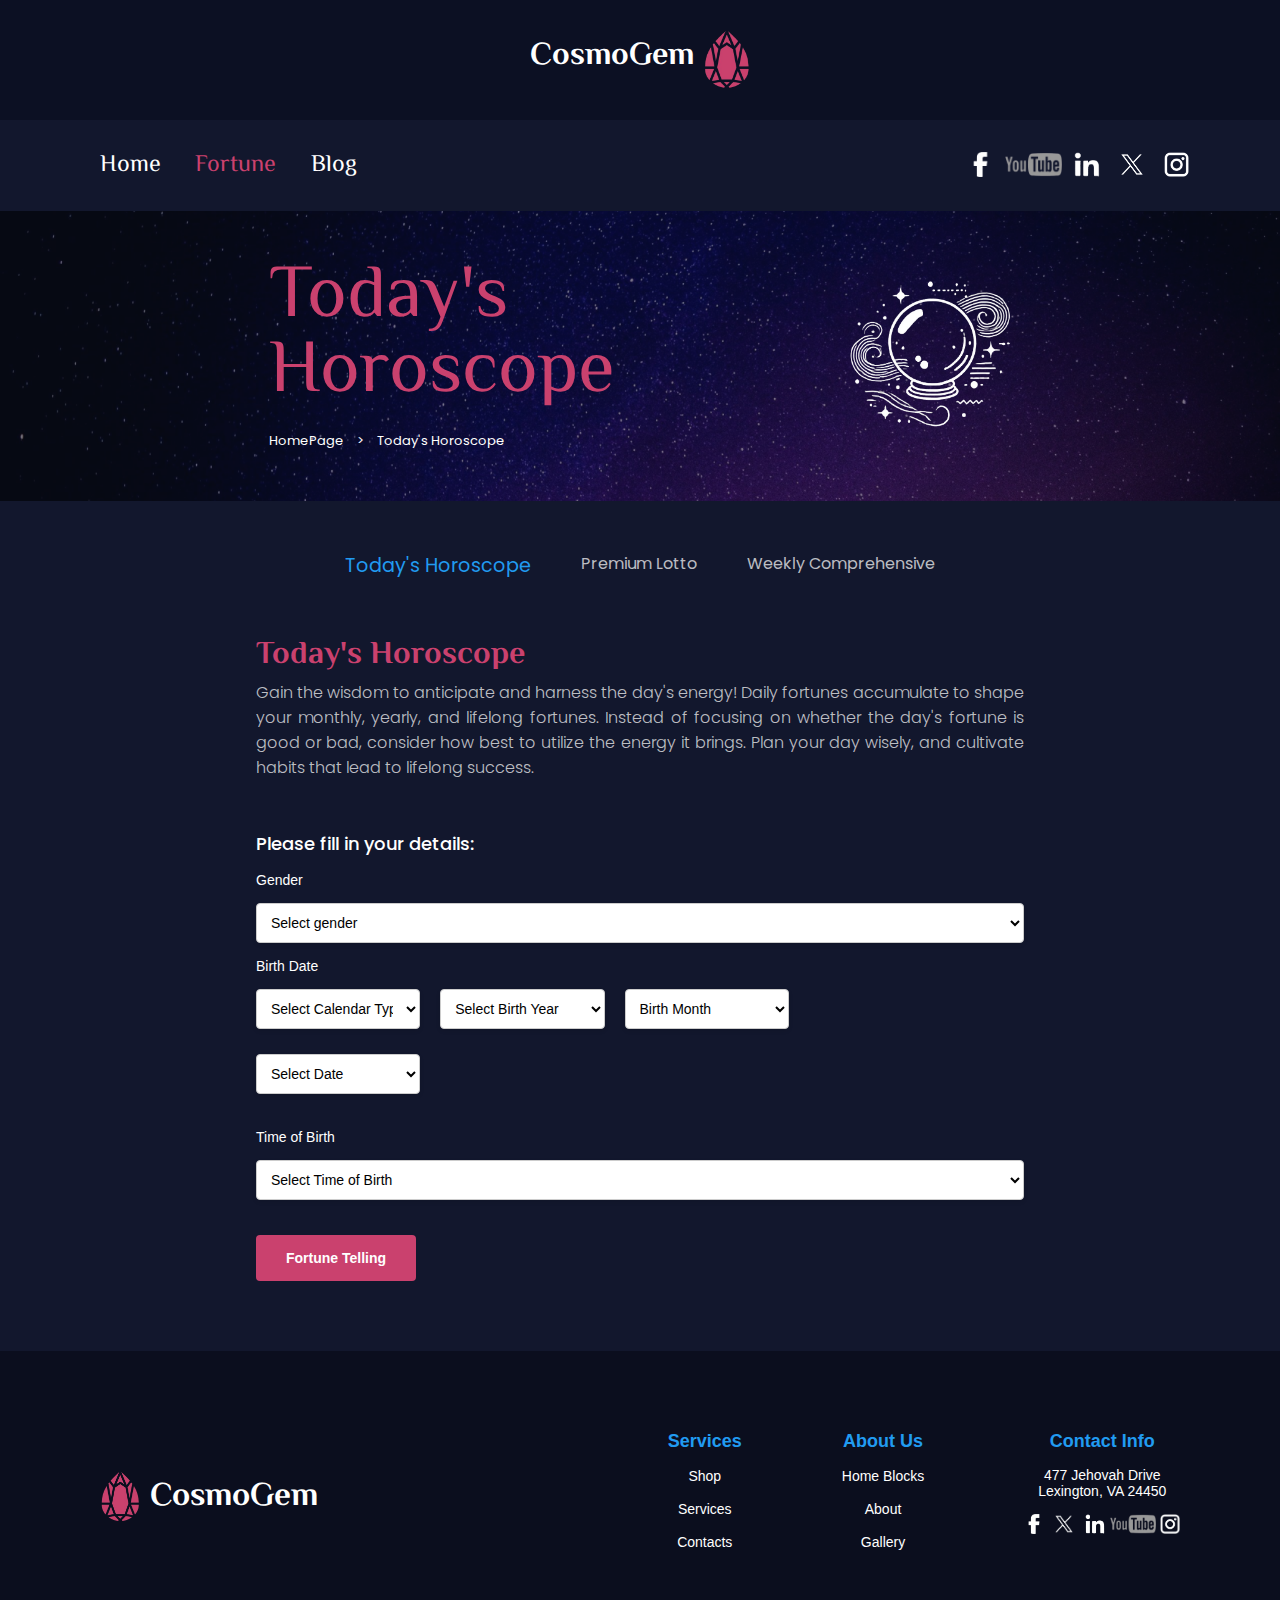
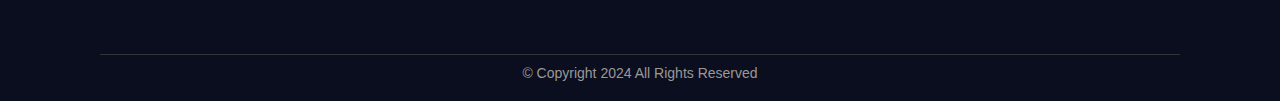
<file: HTML/todayHoroscope.html>
<!DOCTYPE html>
<html lang="en">

<head>
    <meta charset="UTF-8">
    <meta name="viewport" content="width=device-width, initial-scale=1.0">
    <title>CosmoGem</title>
    <link rel="stylesheet" href="../CSS/todayHoroscope.css">
    <link rel="icon" href="../IMAGES/logo.png" type="image/icon type">

    <link rel="preconnect" href="https://fonts.googleapis.com">
    <link rel="preconnect" href="https://fonts.gstatic.com" crossorigin>
    <link href="https://fonts.googleapis.com/css2?family=El+Messiri:wght@400..700&display=swap" rel="stylesheet">

    <link rel="preconnect" href="https://fonts.googleapis.com">
    <link rel="preconnect" href="https://fonts.gstatic.com" crossorigin>
    <link
        href="https://fonts.googleapis.com/css2?family=El+Messiri:wght@400..700&family=Poppins:ital,wght@0,100;0,200;0,300;0,400;0,500;0,600;0,700;0,800;0,900;1,100;1,200;1,300;1,400;1,500;1,600;1,700;1,800;1,900&display=swap"
        rel="stylesheet">
</head>

<body>
    <header class="mainHeader">
        <div class="logoBar">
            <a href="../index.html">
                <h1 class="logoTitle">CosmoGem</h1>
                <img class="logoImage" src="../IMAGES/logo.png">
            </a>
        </div>
        <nav class="navbar">
            <div class="menus">
                <a class="menuItem" href="../index.html">Home</a>
                <a class="menuItem" id="active" href="#">Fortune</a>
                <a class="menuItem" href="#">Blog</a>
            </div>
            <div class="socials">
                <img class="socialIcons" src="../IMAGES/facebookLogo.png">
                <img class="socialIcons" src="../IMAGES/youtubeLogo.png">
                <img class="socialIcons" src="../IMAGES/linkedinLogo.png">
                <img class="socialIcons" src="../IMAGES/twitterLogo.png">
                <img class="socialIcons" src="../IMAGES/instagramLogo.png">
            </div>
        </nav>
    </header>
    <container>
        <div class="banner">
            <div class="bannerText">
                <h1 class="bannerTitle">Today's Horoscope</h1>
                <p class="pathLink">HomePage&emsp;&gt;&emsp;Today's Horoscope</p>
            </div>
            <div class="imageBanner">
                <img class="bannerImage" src="../IMAGES/authenticFortuneTellingBanner.png">
            </div>
        </div>
        <div class="aboutUs">
            <div class="subMenu">
                <a class="subMenuItems" id="active-subMenu" href="../HTML/todayHoroscope.html">Today's Horoscope</a>
                <a class="subMenuItems" href="../HTML/premiumLotto.html">Premium Lotto</a>
                <a class="subMenuItems" href="../HTML/weeklyComprehensive.html">Weekly Comprehensive</a>
            </div>
            <div class="lifetimeFortuneDescription">
                <h1>Today's Horoscope</h1>
                <p>Gain the wisdom to anticipate and harness the day's energy! 
                    Daily fortunes accumulate to shape your monthly, yearly, and lifelong 
                    fortunes. Instead of focusing on whether the day's fortune is good or 
                    bad, consider how best to utilize the energy it brings. Plan your day 
                    wisely, and cultivate habits that lead to lifelong success.
                </p>
            </div>
            <div class="formSection">
                <h4>Please fill in your details:</h4>
                <form action="https://shinhanlife.sinbiun.com/unse/good_luck.php" method="post" name="fwrite">
                    <input id="unse_code" name="unse_code" type="hidden" value="A027" />
                    <input id="specific_year" name="specific_year" type="hidden" value="2024" />
                    <input id="specific_month" name="specific_month" type="hidden" value="06" />
                    <input id="specific_day" name="specific_day" type="hidden" value="20" />
                    <input id="user_gender" name="user_gender" type="hidden" value="" />
                    <input id="user_birth_year" name="user_birth_year" type="hidden" value="" />
                    <div class="inp_area">
                        <ul class="inp_ul">
                            <li class="genderField">
                                <label for="gender">
                                    Gender
                                </label>
                                <select class="select_01" id="gender" name="gender">
                                    <option value="">
                                        Select gender
                                    </option>
                                    <option value="M">
                                        Male
                                    </option>
                                    <option value="F">
                                        Female
                                    </option>
                                </select>
                            </li>
                            <li class="birthDateField">
                                <label>
                                    Birth Date
                                </label>
                                <ul>
                                    <li class="calendarDropdown">
                                        <select class="select_01" id="sl_cal" name="sl_cal" title="Calendar Type">
                                            <option value="">
                                                Select Calendar Type
                                            </option>
                                            <option value="S">
                                                Solar Calendar
                                            </option>
                                            <option value="L">
                                                Lunar Calendar (Pyeongdal)
                                            </option>
                                            <option value="Z">
                                                Lunar Calendar (Leap Month)
                                            </option>
                                        </select>
                                    </li>
                                    <li class="birthYearDropdown">
                                        <select class="select_01" id="syear" name="birth_year"
                                            onchange="check_slast_day();" title="Birth Year">
                                            <option value="">
                                                Select Birth Year
                                            </option>
                                            <option value="2024">
                                                2024
                                            </option>
                                            <option value="2023">
                                                2023
                                            </option>
                                            <option value="2022">
                                                2022
                                            </option>
                                            <option value="2021">
                                                2021
                                            </option>
                                            <option value="2020">
                                                2020
                                            </option>
                                            <option value="2019">
                                                2019
                                            </option>
                                            <option value="2018">
                                                2018
                                            </option>
                                            <option value="2017">
                                                2017
                                            </option>
                                            <option value="2016">
                                                2016
                                            </option>
                                            <option value="2015">
                                                2015
                                            </option>
                                            <option value="2014">
                                                2014
                                            </option>
                                            <option value="2013">
                                                2013
                                            </option>
                                            <option value="2012">
                                                2012
                                            </option>
                                            <option value="2011">
                                                2011
                                            </option>
                                            <option value="2010">
                                                2010
                                            </option>
                                            <option value="2009">
                                                2009
                                            </option>
                                            <option value="2008">
                                                2008
                                            </option>
                                            <option value="2007">
                                                2007
                                            </option>
                                            <option value="2006">
                                                2006
                                            </option>
                                            <option value="2005">
                                                2005
                                            </option>
                                            <option value="2004">
                                                2004
                                            </option>
                                            <option value="2003">
                                                2003
                                            </option>
                                            <option value="2002">
                                                2002
                                            </option>
                                            <option value="2001">
                                                2001
                                            </option>
                                            <option value="2000">
                                                2000
                                            </option>
                                            <option value="1999">
                                                1999
                                            </option>
                                            <option value="1998">
                                                1998
                                            </option>
                                            <option value="1997">
                                                1997
                                            </option>
                                            <option value="1996">
                                                1996
                                            </option>
                                            <option value="1995">
                                                1995
                                            </option>
                                            <option value="1994">
                                                1994
                                            </option>
                                            <option value="1993">
                                                1993
                                            </option>
                                            <option value="1992">
                                                1992
                                            </option>
                                            <option value="1991">
                                                1991
                                            </option>
                                            <option value="1990">
                                                1990
                                            </option>
                                            <option value="1989">
                                                1989
                                            </option>
                                            <option value="1988">
                                                1988
                                            </option>
                                            <option value="1987">
                                                1987
                                            </option>
                                            <option value="1986">
                                                1986
                                            </option>
                                            <option value="1985">
                                                1985
                                            </option>
                                            <option value="1984">
                                                1984
                                            </option>
                                            <option value="1983">
                                                1983
                                            </option>
                                            <option value="1982">
                                                1982
                                            </option>
                                            <option value="1981">
                                                1981
                                            </option>
                                            <option value="1980">
                                                1980
                                            </option>
                                            <option value="1979">
                                                1979
                                            </option>
                                            <option value="1978">
                                                1978
                                            </option>
                                            <option value="1977">
                                                1977
                                            </option>
                                            <option value="1976">
                                                1976
                                            </option>
                                            <option value="1975">
                                                1975
                                            </option>
                                            <option value="1974">
                                                1974
                                            </option>
                                            <option value="1973">
                                                1973
                                            </option>
                                            <option value="1972">
                                                1972
                                            </option>
                                            <option value="1971">
                                                1971
                                            </option>
                                            <option value="1970">
                                                1970
                                            </option>
                                            <option value="1969">
                                                1969
                                            </option>
                                            <option value="1968">
                                                1968
                                            </option>
                                            <option value="1967">
                                                1967
                                            </option>
                                            <option value="1966">
                                                1966
                                            </option>
                                            <option value="1965">
                                                1965
                                            </option>
                                            <option value="1964">
                                                1964
                                            </option>
                                            <option value="1963">
                                                1963
                                            </option>
                                            <option value="1962">
                                                1962
                                            </option>
                                            <option value="1961">
                                                1961
                                            </option>
                                            <option value="1960">
                                                1960
                                            </option>
                                            <option value="1959">
                                                1959
                                            </option>
                                            <option value="1958">
                                                1958
                                            </option>
                                            <option value="1957">
                                                1957
                                            </option>
                                            <option value="1956">
                                                1956
                                            </option>
                                            <option value="1955">
                                                1955
                                            </option>
                                            <option value="1954">
                                                1954
                                            </option>
                                            <option value="1953">
                                                1953
                                            </option>
                                            <option value="1952">
                                                1952
                                            </option>
                                            <option value="1951">
                                                1951
                                            </option>
                                            <option value="1950">
                                                1950
                                            </option>
                                            <option value="1949">
                                                1949
                                            </option>
                                            <option value="1948">
                                                1948
                                            </option>
                                            <option value="1947">
                                                1947
                                            </option>
                                            <option value="1946">
                                                1946
                                            </option>
                                            <option value="1945">
                                                1945
                                            </option>
                                            <option value="1944">
                                                1944
                                            </option>
                                            <option value="1943">
                                                1943
                                            </option>
                                            <option value="1942">
                                                1942
                                            </option>
                                            <option value="1941">
                                                1941
                                            </option>
                                            <option value="1940">
                                                1940
                                            </option>
                                            <option value="1939">
                                                1939
                                            </option>
                                            <option value="1938">
                                                1938
                                            </option>
                                            <option value="1937">
                                                1937
                                            </option>
                                            <option value="1936">
                                                1936
                                            </option>
                                            <option value="1935">
                                                1935
                                            </option>
                                            <option value="1934">
                                                1934
                                            </option>
                                            <option value="1933">
                                                1933
                                            </option>
                                            <option value="1932">
                                                1932
                                            </option>
                                            <option value="1931">
                                                1931
                                            </option>
                                            <option value="1930">
                                                1930
                                            </option>
                                        </select>
                                    </li>
                                    <li class="birthMonthDropdown">
                                        <select class="select_01" id="smonth" name="birth_month"
                                            onchange="check_slast_day();" title="Birth Month">
                                            <option value="">
                                                Birth Month
                                            </option>
                                            <option value="01">
                                                January (01)
                                            </option>
                                            <option value="02">
                                                February (02)
                                            </option>
                                            <option value="03">
                                                March (03)
                                            </option>
                                            <option value="04">
                                                April (04)
                                            </option>
                                            <option value="05">
                                                May (05)
                                            </option>
                                            <option value="06">
                                                June (06)
                                            </option>
                                            <option value="07">
                                                July (07)
                                            </option>
                                            <option value="08">
                                                August (08)
                                            </option>
                                            <option value="09">
                                                September (09)
                                            </option>
                                            <option value="10">
                                                October (10)
                                            </option>
                                            <option value="11">
                                                November (11)
                                            </option>
                                            <option value="12">
                                                December (12)
                                            </option>
                                        </select>
                                    </li>
                                    <li class="birthDayDropdown">
                                        <select class="select_01" id="sday" name="birth_day" title="Birth Day">
                                            <option value="">
                                                Select Date
                                            </option>
                                            <option value="01">
                                                1
                                            </option>
                                            <option value="02">
                                                2
                                            </option>
                                            <option value="03">
                                                3
                                            </option>
                                            <option value="04">
                                                4
                                            </option>
                                            <option value="05">
                                                5
                                            </option>
                                            <option value="06">
                                                6
                                            </option>
                                            <option value="07">
                                                7
                                            </option>
                                            <option value="08">
                                                8
                                            </option>
                                            <option value="09">
                                                9
                                            </option>
                                            <option value="10">
                                                10
                                            </option>
                                            <option value="11">
                                                11
                                            </option>
                                            <option value="12">
                                                12
                                            </option>
                                            <option value="13">
                                                13
                                            </option>
                                            <option value="14">
                                                14
                                            </option>
                                            <option value="15">
                                                15
                                            </option>
                                            <option value="16">
                                                16
                                            </option>
                                            <option value="17">
                                                17
                                            </option>
                                            <option value="18">
                                                18
                                            </option>
                                            <option value="19">
                                                19
                                            </option>
                                            <option value="20">
                                                20
                                            </option>
                                            <option value="21">
                                                21
                                            </option>
                                            <option value="22">
                                                22
                                            </option>
                                            <option value="23">
                                                23
                                            </option>
                                            <option value="24">
                                                24
                                            </option>
                                            <option value="25">
                                                25
                                            </option>
                                            <option value="26">
                                                26
                                            </option>
                                            <option value="27">
                                                27
                                            </option>
                                            <option value="28">
                                                28
                                            </option>
                                            <option value="29">
                                                29
                                            </option>
                                            <option value="30">
                                                30
                                            </option>
                                            <option value="31">
                                                31
                                            </option>
                                        </select>
                                    </li>
                                </ul>
                            </li>
                            <li class="birthHourField">
                                <label for="birth_hour">
                                    Time of Birth
                                </label>
                                <select class="select_02" id="birth_hour" name="birth_hour">
                                    <option value="">
                                        Select Time of Birth
                                    </option>
                                    <option value="00">
                                        Morning (00:00~01:30)
                                    </option>
                                    <option value="02">
                                        Ugly (01:31~03:30)
                                    </option>
                                    <option value="04">
                                        Tiger (03:31~05:30)
                                    </option>
                                    <option value="06">
                                        Rabbit (05:31~07:30)
                                    </option>
                                    <option value="08">
                                        Chen (07:31~09:30)
                                    </option>
                                    <option value="10">
                                        Si(09:31~11:30)
                                    </option>
                                    <option value="12">
                                        Noon (11:31~13:30)
                                    </option>
                                    <option value="14">
                                        Not yet (13:31~15:30)
                                    </option>
                                    <option value="16">
                                        Shin (15:31~17:30)
                                    </option>
                                    <option value="18">
                                        Rooster (17:31~19:30)
                                    </option>
                                    <option value="20">
                                        Dog (19:31~21:30)
                                    </option>
                                    <option value="22">
                                        Pig (21:31~23:30)
                                    </option>
                                    <option value="24">
                                        Night (23:31~24:00)
                                    </option>
                                </select>
                            </li>
                        </ul>
                    </div>
                    <!--inp_area-->
                    <div class="btn_area">
                        <button class="btn_basic_purple" onclick="sendit(); return false;">
                            Fortune Telling
                        </button>
                    </div>
                </form>
            </div>
        </div>
    </container>

    <footer>
        <div class="footer-container">
            <div class="footer-content">
                <div class="footer-logo">
                    <img src="../IMAGES/logo.png" alt="CosmoGem Logo">
                    <span>CosmoGem</span>
                </div>
                <div class="footer-links">
                    <div class="footer-column" id="services">
                        <h3>Services</h3>
                        <ul>
                            <li><a href="#">Shop</a></li>
                            <li><a href="#">Services</a></li>
                            <li><a href="#">Contacts</a></li>
                        </ul>
                    </div>
                    <div class="footer-column" id="aboutUs">
                        <h3>About Us</h3>
                        <ul>
                            <li><a href="#">Home Blocks</a></li>
                            <li><a href="#">About</a></li>
                            <li><a href="#">Gallery</a></li>
                        </ul>
                    </div>
                    <div class="footer-column" id="contactInfo">
                        <h3>Contact Info</h3>
                        <p>477 Jehovah Drive<br>Lexington, VA 24450</p>
                        <div class="footerSocials">
                            <a href="#"><i class="fab fa-facebook-f"><img class="footerSocialIcons"
                                        src="../IMAGES/facebookLogo.png"></i></a>
                            <a href="#"><i class="fab fa-xing"><img class="footerSocialIcons"
                                        src="../IMAGES/twitterLogo.png"></i></a>
                            <a href="#"><i class="fab fa-linkedin-in"><img class="footerSocialIcons"
                                        src="../IMAGES/linkedinLogo.png"></i></a>
                            <a href="#"><i class="fab fa-youtube"><img class="footerSocialIcons"
                                        src="../IMAGES/youtubeLogo.png"></i></a>
                            <a href="#"><i class="fab fa-instagram"><img class="footerSocialIcons"
                                        src="../IMAGES/instagramLogo.png"></i></a>
                        </div>
                    </div>
                </div>
            </div>
            <div class="footer-bottom">
                <p>&copy; Copyright 2024 All Rights Reserved</p>
            </div>
        </div>
    </footer>
</body>

</html>
</file>
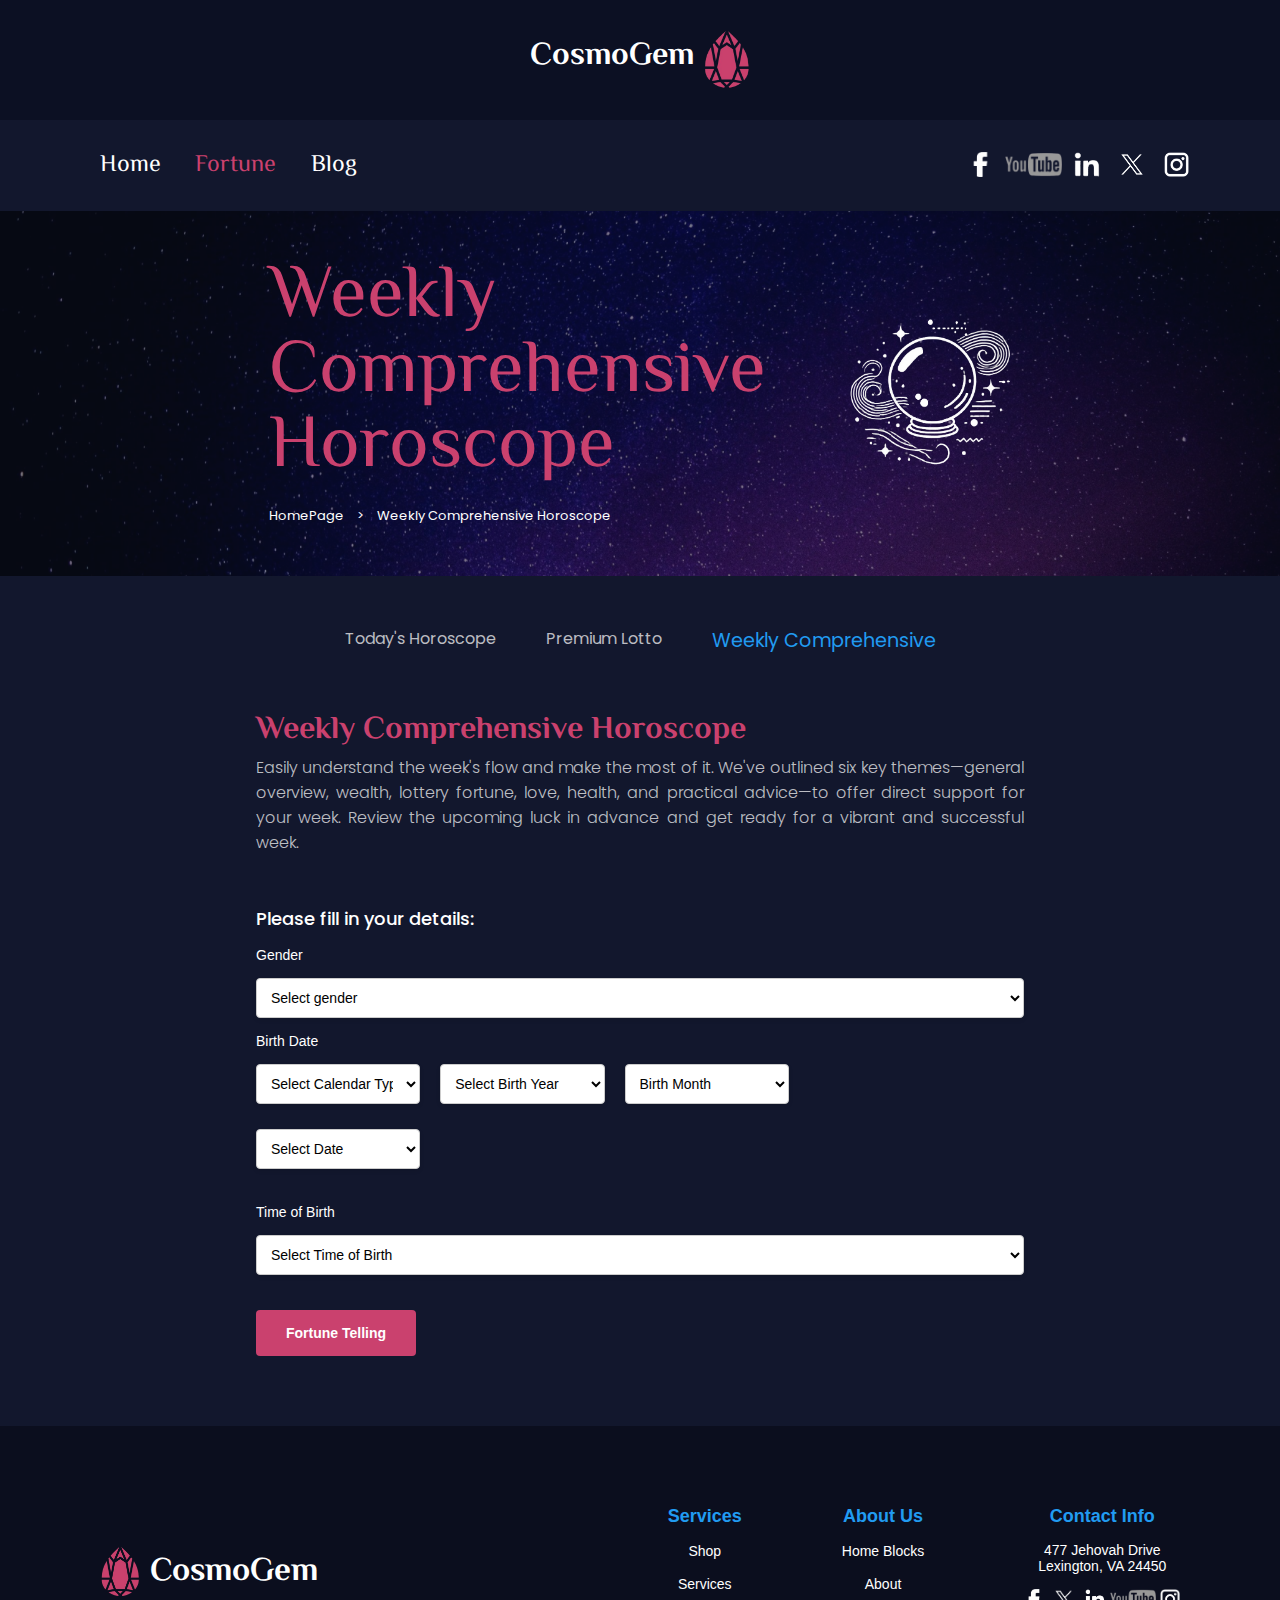
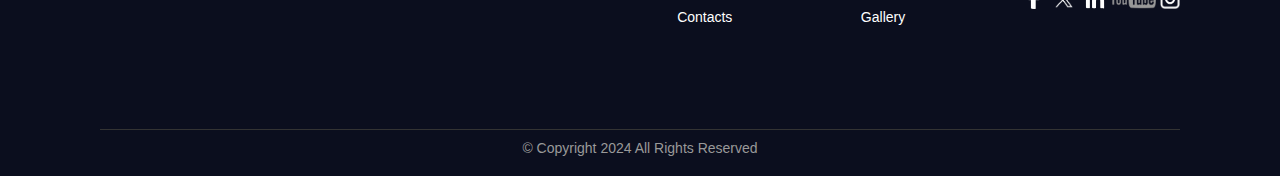
<file: HTML/weeklyComprehensive.html>
<!DOCTYPE html>
<html lang="en">

<head>
    <meta charset="UTF-8">
    <meta name="viewport" content="width=device-width, initial-scale=1.0">
    <title>CosmoGem</title>
    <link rel="stylesheet" href="../CSS/todayHoroscope.css">
    <link rel="icon" href="../IMAGES/logo.png" type="image/icon type">

    <link rel="preconnect" href="https://fonts.googleapis.com">
    <link rel="preconnect" href="https://fonts.gstatic.com" crossorigin>
    <link href="https://fonts.googleapis.com/css2?family=El+Messiri:wght@400..700&display=swap" rel="stylesheet">

    <link rel="preconnect" href="https://fonts.googleapis.com">
    <link rel="preconnect" href="https://fonts.gstatic.com" crossorigin>
    <link
        href="https://fonts.googleapis.com/css2?family=El+Messiri:wght@400..700&family=Poppins:ital,wght@0,100;0,200;0,300;0,400;0,500;0,600;0,700;0,800;0,900;1,100;1,200;1,300;1,400;1,500;1,600;1,700;1,800;1,900&display=swap"
        rel="stylesheet">
</head>

<body>
    <header class="mainHeader">
        <div class="logoBar">
            <a href="../index.html">
                <h1 class="logoTitle">CosmoGem</h1>
                <img class="logoImage" src="../IMAGES/logo.png">
            </a>
        </div>
        <nav class="navbar">
            <div class="menus">
                <a class="menuItem" href="../index.html">Home</a>
                <a class="menuItem" id="active" href="#">Fortune</a>
                <a class="menuItem" href="#">Blog</a>
            </div>
            <div class="socials">
                <img class="socialIcons" src="../IMAGES/facebookLogo.png">
                <img class="socialIcons" src="../IMAGES/youtubeLogo.png">
                <img class="socialIcons" src="../IMAGES/linkedinLogo.png">
                <img class="socialIcons" src="../IMAGES/twitterLogo.png">
                <img class="socialIcons" src="../IMAGES/instagramLogo.png">
            </div>
        </nav>
    </header>
    <container>
        <div class="banner">
            <div class="bannerText">
                <h1 class="bannerTitle">Weekly Comprehensive Horoscope</h1>
                <p class="pathLink">HomePage&emsp;&gt;&emsp;Weekly Comprehensive Horoscope</p>
            </div>
            <div class="imageBanner">
                <img class="bannerImage" src="../IMAGES/authenticFortuneTellingBanner.png">
            </div>
        </div>
        <div class="aboutUs">
            <div class="subMenu">
                <a class="subMenuItems" href="../HTML/todayHoroscope.html">Today's Horoscope</a>
                <a class="subMenuItems" href="../HTML/premiumLotto.html">Premium Lotto</a>
                <a class="subMenuItems" id="active-subMenu" href="../HTML/weeklyComprehensive.html">Weekly Comprehensive</a>
            </div>
            <div class="lifetimeFortuneDescription">
                <h1>Weekly Comprehensive Horoscope</h1>
                <p>Easily understand the week's flow and make the most of it. We've outlined six key 
                    themes—general overview, wealth, lottery fortune, love, health, and practical 
                    advice—to offer direct support for your week. Review the upcoming luck in advance 
                    and get ready for a vibrant and successful week.
                </p>
            </div>
            <div class="formSection">
                <h4>Please fill in your details:</h4>
                <form action="https://shinhanlife.sinbiun.com/unse/good_luck.php" method="post" name="fwrite">
                    <input id="unse_code" name="unse_code" type="hidden" value="A040" />
                    <input id="specific_year" name="specific_year" type="hidden" value="2024" />
                    <input id="specific_month" name="specific_month" type="hidden" value="06" />
                    <input id="specific_day" name="specific_day" type="hidden" value="20" />
                    <input id="user_gender" name="user_gender" type="hidden" value="" />
                    <input id="user_birth_year" name="user_birth_year" type="hidden" value="" />
                    <div class="inp_area">
                        <ul class="inp_ul">
                            <li class="genderField">
                                <label for="gender">
                                    Gender
                                </label>
                                <select class="select_01" id="gender" name="gender">
                                    <option value="">
                                        Select gender
                                    </option>
                                    <option value="M">
                                        Male
                                    </option>
                                    <option value="F">
                                        Female
                                    </option>
                                </select>
                            </li>
                            <li class="birthDateField">
                                <label>
                                    Birth Date
                                </label>
                                <ul>
                                    <li class="calendarDropdown">
                                        <select class="select_01" id="sl_cal" name="sl_cal" title="Calendar Type">
                                            <option value="">
                                                Select Calendar Type
                                            </option>
                                            <option value="S">
                                                Solar Calendar
                                            </option>
                                            <option value="L">
                                                Lunar Calendar (Pyeongdal)
                                            </option>
                                            <option value="Z">
                                                Lunar Calendar (Leap Month)
                                            </option>
                                        </select>
                                    </li>
                                    <li class="birthYearDropdown">
                                        <select class="select_01" id="syear" name="birth_year"
                                            onchange="check_slast_day();" title="Birth Year">
                                            <option value="">
                                                Select Birth Year
                                            </option>
                                            <option value="2024">
                                                2024
                                            </option>
                                            <option value="2023">
                                                2023
                                            </option>
                                            <option value="2022">
                                                2022
                                            </option>
                                            <option value="2021">
                                                2021
                                            </option>
                                            <option value="2020">
                                                2020
                                            </option>
                                            <option value="2019">
                                                2019
                                            </option>
                                            <option value="2018">
                                                2018
                                            </option>
                                            <option value="2017">
                                                2017
                                            </option>
                                            <option value="2016">
                                                2016
                                            </option>
                                            <option value="2015">
                                                2015
                                            </option>
                                            <option value="2014">
                                                2014
                                            </option>
                                            <option value="2013">
                                                2013
                                            </option>
                                            <option value="2012">
                                                2012
                                            </option>
                                            <option value="2011">
                                                2011
                                            </option>
                                            <option value="2010">
                                                2010
                                            </option>
                                            <option value="2009">
                                                2009
                                            </option>
                                            <option value="2008">
                                                2008
                                            </option>
                                            <option value="2007">
                                                2007
                                            </option>
                                            <option value="2006">
                                                2006
                                            </option>
                                            <option value="2005">
                                                2005
                                            </option>
                                            <option value="2004">
                                                2004
                                            </option>
                                            <option value="2003">
                                                2003
                                            </option>
                                            <option value="2002">
                                                2002
                                            </option>
                                            <option value="2001">
                                                2001
                                            </option>
                                            <option value="2000">
                                                2000
                                            </option>
                                            <option value="1999">
                                                1999
                                            </option>
                                            <option value="1998">
                                                1998
                                            </option>
                                            <option value="1997">
                                                1997
                                            </option>
                                            <option value="1996">
                                                1996
                                            </option>
                                            <option value="1995">
                                                1995
                                            </option>
                                            <option value="1994">
                                                1994
                                            </option>
                                            <option value="1993">
                                                1993
                                            </option>
                                            <option value="1992">
                                                1992
                                            </option>
                                            <option value="1991">
                                                1991
                                            </option>
                                            <option value="1990">
                                                1990
                                            </option>
                                            <option value="1989">
                                                1989
                                            </option>
                                            <option value="1988">
                                                1988
                                            </option>
                                            <option value="1987">
                                                1987
                                            </option>
                                            <option value="1986">
                                                1986
                                            </option>
                                            <option value="1985">
                                                1985
                                            </option>
                                            <option value="1984">
                                                1984
                                            </option>
                                            <option value="1983">
                                                1983
                                            </option>
                                            <option value="1982">
                                                1982
                                            </option>
                                            <option value="1981">
                                                1981
                                            </option>
                                            <option value="1980">
                                                1980
                                            </option>
                                            <option value="1979">
                                                1979
                                            </option>
                                            <option value="1978">
                                                1978
                                            </option>
                                            <option value="1977">
                                                1977
                                            </option>
                                            <option value="1976">
                                                1976
                                            </option>
                                            <option value="1975">
                                                1975
                                            </option>
                                            <option value="1974">
                                                1974
                                            </option>
                                            <option value="1973">
                                                1973
                                            </option>
                                            <option value="1972">
                                                1972
                                            </option>
                                            <option value="1971">
                                                1971
                                            </option>
                                            <option value="1970">
                                                1970
                                            </option>
                                            <option value="1969">
                                                1969
                                            </option>
                                            <option value="1968">
                                                1968
                                            </option>
                                            <option value="1967">
                                                1967
                                            </option>
                                            <option value="1966">
                                                1966
                                            </option>
                                            <option value="1965">
                                                1965
                                            </option>
                                            <option value="1964">
                                                1964
                                            </option>
                                            <option value="1963">
                                                1963
                                            </option>
                                            <option value="1962">
                                                1962
                                            </option>
                                            <option value="1961">
                                                1961
                                            </option>
                                            <option value="1960">
                                                1960
                                            </option>
                                            <option value="1959">
                                                1959
                                            </option>
                                            <option value="1958">
                                                1958
                                            </option>
                                            <option value="1957">
                                                1957
                                            </option>
                                            <option value="1956">
                                                1956
                                            </option>
                                            <option value="1955">
                                                1955
                                            </option>
                                            <option value="1954">
                                                1954
                                            </option>
                                            <option value="1953">
                                                1953
                                            </option>
                                            <option value="1952">
                                                1952
                                            </option>
                                            <option value="1951">
                                                1951
                                            </option>
                                            <option value="1950">
                                                1950
                                            </option>
                                            <option value="1949">
                                                1949
                                            </option>
                                            <option value="1948">
                                                1948
                                            </option>
                                            <option value="1947">
                                                1947
                                            </option>
                                            <option value="1946">
                                                1946
                                            </option>
                                            <option value="1945">
                                                1945
                                            </option>
                                            <option value="1944">
                                                1944
                                            </option>
                                            <option value="1943">
                                                1943
                                            </option>
                                            <option value="1942">
                                                1942
                                            </option>
                                            <option value="1941">
                                                1941
                                            </option>
                                            <option value="1940">
                                                1940
                                            </option>
                                            <option value="1939">
                                                1939
                                            </option>
                                            <option value="1938">
                                                1938
                                            </option>
                                            <option value="1937">
                                                1937
                                            </option>
                                            <option value="1936">
                                                1936
                                            </option>
                                            <option value="1935">
                                                1935
                                            </option>
                                            <option value="1934">
                                                1934
                                            </option>
                                            <option value="1933">
                                                1933
                                            </option>
                                            <option value="1932">
                                                1932
                                            </option>
                                            <option value="1931">
                                                1931
                                            </option>
                                            <option value="1930">
                                                1930
                                            </option>
                                        </select>
                                    </li>
                                    <li class="birthMonthDropdown">
                                        <select class="select_01" id="smonth" name="birth_month"
                                            onchange="check_slast_day();" title="Birth Month">
                                            <option value="">
                                                Birth Month
                                            </option>
                                            <option value="01">
                                                January (01)
                                            </option>
                                            <option value="02">
                                                February (02)
                                            </option>
                                            <option value="03">
                                                March (03)
                                            </option>
                                            <option value="04">
                                                April (04)
                                            </option>
                                            <option value="05">
                                                May (05)
                                            </option>
                                            <option value="06">
                                                June (06)
                                            </option>
                                            <option value="07">
                                                July (07)
                                            </option>
                                            <option value="08">
                                                August (08)
                                            </option>
                                            <option value="09">
                                                September (09)
                                            </option>
                                            <option value="10">
                                                October (10)
                                            </option>
                                            <option value="11">
                                                November (11)
                                            </option>
                                            <option value="12">
                                                December (12)
                                            </option>
                                        </select>
                                    </li>
                                    <li class="birthDayDropdown">
                                        <select class="select_01" id="sday" name="birth_day" title="Birth Day">
                                            <option value="">
                                                Select Date
                                            </option>
                                            <option value="01">
                                                1
                                            </option>
                                            <option value="02">
                                                2
                                            </option>
                                            <option value="03">
                                                3
                                            </option>
                                            <option value="04">
                                                4
                                            </option>
                                            <option value="05">
                                                5
                                            </option>
                                            <option value="06">
                                                6
                                            </option>
                                            <option value="07">
                                                7
                                            </option>
                                            <option value="08">
                                                8
                                            </option>
                                            <option value="09">
                                                9
                                            </option>
                                            <option value="10">
                                                10
                                            </option>
                                            <option value="11">
                                                11
                                            </option>
                                            <option value="12">
                                                12
                                            </option>
                                            <option value="13">
                                                13
                                            </option>
                                            <option value="14">
                                                14
                                            </option>
                                            <option value="15">
                                                15
                                            </option>
                                            <option value="16">
                                                16
                                            </option>
                                            <option value="17">
                                                17
                                            </option>
                                            <option value="18">
                                                18
                                            </option>
                                            <option value="19">
                                                19
                                            </option>
                                            <option value="20">
                                                20
                                            </option>
                                            <option value="21">
                                                21
                                            </option>
                                            <option value="22">
                                                22
                                            </option>
                                            <option value="23">
                                                23
                                            </option>
                                            <option value="24">
                                                24
                                            </option>
                                            <option value="25">
                                                25
                                            </option>
                                            <option value="26">
                                                26
                                            </option>
                                            <option value="27">
                                                27
                                            </option>
                                            <option value="28">
                                                28
                                            </option>
                                            <option value="29">
                                                29
                                            </option>
                                            <option value="30">
                                                30
                                            </option>
                                            <option value="31">
                                                31
                                            </option>
                                        </select>
                                    </li>
                                </ul>
                            </li>
                            <li class="birthHourField">
                                <label for="birth_hour">
                                    Time of Birth
                                </label>
                                <select class="select_02" id="birth_hour" name="birth_hour">
                                    <option value="">
                                        Select Time of Birth
                                    </option>
                                    <option value="00">
                                        Morning (00:00~01:30)
                                    </option>
                                    <option value="02">
                                        Ugly (01:31~03:30)
                                    </option>
                                    <option value="04">
                                        Tiger (03:31~05:30)
                                    </option>
                                    <option value="06">
                                        Rabbit (05:31~07:30)
                                    </option>
                                    <option value="08">
                                        Chen (07:31~09:30)
                                    </option>
                                    <option value="10">
                                        Si(09:31~11:30)
                                    </option>
                                    <option value="12">
                                        Noon (11:31~13:30)
                                    </option>
                                    <option value="14">
                                        Not yet (13:31~15:30)
                                    </option>
                                    <option value="16">
                                        Shin (15:31~17:30)
                                    </option>
                                    <option value="18">
                                        Rooster (17:31~19:30)
                                    </option>
                                    <option value="20">
                                        Dog (19:31~21:30)
                                    </option>
                                    <option value="22">
                                        Pig (21:31~23:30)
                                    </option>
                                    <option value="24">
                                        Night (23:31~24:00)
                                    </option>
                                </select>
                            </li>
                        </ul>
                    </div>
                    <!--inp_area-->
                    <div class="btn_area">
                        <button class="btn_basic_purple" onclick="sendit(); return false;">
                            Fortune Telling
                        </button>
                    </div>
                </form>
            </div>
        </div>
    </container>

    <footer>
        <div class="footer-container">
            <div class="footer-content">
                <div class="footer-logo">
                    <img src="../IMAGES/logo.png" alt="CosmoGem Logo">
                    <span>CosmoGem</span>
                </div>
                <div class="footer-links">
                    <div class="footer-column" id="services">
                        <h3>Services</h3>
                        <ul>
                            <li><a href="#">Shop</a></li>
                            <li><a href="#">Services</a></li>
                            <li><a href="#">Contacts</a></li>
                        </ul>
                    </div>
                    <div class="footer-column" id="aboutUs">
                        <h3>About Us</h3>
                        <ul>
                            <li><a href="#">Home Blocks</a></li>
                            <li><a href="#">About</a></li>
                            <li><a href="#">Gallery</a></li>
                        </ul>
                    </div>
                    <div class="footer-column" id="contactInfo">
                        <h3>Contact Info</h3>
                        <p>477 Jehovah Drive<br>Lexington, VA 24450</p>
                        <div class="footerSocials">
                            <a href="#"><i class="fab fa-facebook-f"><img class="footerSocialIcons"
                                        src="../IMAGES/facebookLogo.png"></i></a>
                            <a href="#"><i class="fab fa-xing"><img class="footerSocialIcons"
                                        src="../IMAGES/twitterLogo.png"></i></a>
                            <a href="#"><i class="fab fa-linkedin-in"><img class="footerSocialIcons"
                                        src="../IMAGES/linkedinLogo.png"></i></a>
                            <a href="#"><i class="fab fa-youtube"><img class="footerSocialIcons"
                                        src="../IMAGES/youtubeLogo.png"></i></a>
                            <a href="#"><i class="fab fa-instagram"><img class="footerSocialIcons"
                                        src="../IMAGES/instagramLogo.png"></i></a>
                        </div>
                    </div>
                </div>
            </div>
            <div class="footer-bottom">
                <p>&copy; Copyright 2024 All Rights Reserved</p>
            </div>
        </div>
    </footer>
</body>

</html>
</file>
<file: CSS/index.css>
/*************************** DEFAULT STYLINGS ************************/
* {
    margin: 0;
    padding: 0;
    box-sizing: border-box;
    text-decoration: none;
    font-family: 'Roboto', sans-serif;
}
a {
    text-decoration: none;
    color: inherit;
    outline: none;
}

/*************************** Main Header (Nav and Title Bar) ************************/
.logoBar {
    background-color: #0C1023;
    color: #fff;
    padding: 30px 85px;
    display: flex;
    align-items: center;
    justify-content: center;
}
.logoTitle {
    font-family: "El Messiri", sans-serif;
    margin: 0;
    line-height: 1;
    display: inline-block;
}
.logoImage {
    height: 60px;
    margin-left: 5px;
    display: inline-block;
    vertical-align: middle;
}
.navbar {
    display: flex;
    justify-content: space-between;
    background-color: #12172D;
    padding: 12px 85px;
}
.socials {
    display: flex;
    height: auto;
}
.socialIcons {
    height: 25px;
    margin: 0 6px;
    margin-top: 20px;
    margin-bottom: 20px;

    &:hover{
        transform: scale(2);
    }
}
.menus {
    padding: 15px 0px;
}
.menuItem {
    margin: 0 15px;
    font-size: 1.5rem;
    color: #fff;
    font-family: "El Messiri", sans-serif;

    &:hover {
        color: #CA416E;
    }
}
#active {
    color: #CA416E;
}

/******************************* Banner ******************************/
.banner {
    background-image: url(../IMAGES/homepageBackground.png);
    background-size: cover;
    background-position: center;
    background-color: #0C1023;
    display: flex;
    justify-content: center;
    align-items: center;
    padding: 50px 0;
}
.introText {
    width: 500px;
    color: #fff;
    font-size: larger;
    margin-right: 80px;
}
.rotatingChart {
    display: block;
    margin: auto;
    animation: rotate 20s linear infinite;
    animation-play-state: running;

    &:hover {
        animation-play-state: paused;
    }
}
@keyframes rotate {
    from {
        transform: rotate(0deg);
    }
    to {
        transform: rotate(360deg);
    }
}
.sloganTitle {
    font-family: "Poppins", sans-serif;
    font-size: large;
    margin-bottom: 10px;
}
.slogan {
    font-family: "Poppins", sans-serif;
    font-size: medium;
    color: #ffffffd1;
}
.textTitle {
    font-family: "El Messiri", sans-serif;
    font-weight: 60;
    font-size: 75px;
    color: #CA416E;
    margin-bottom: 0;
    padding-bottom: 0;
}
.getStartedText {
    font-family: "El Messiri", sans-serif;
    font-size: large;
}
.btnHolder {
    margin-top: 50px;
}
.letsBeginBtn {
    padding: 20px 30px;
    border-radius: 30px;
    color: #fff;
    background-color: #CA416E;

    &:hover {
        background: none;
        border-color: #CA416E;
        color: #fff;
        border-width: 3px;
        border-style: solid;
        cursor: pointer;
    }
}
.aboutUs {
    background-color: #0C1023;
    display: flex;
    justify-content: center;
}
.aboutUsBanner {
    height: 600px;
    margin: 70px 0;
}
.aboutUsSection {
    display: flex;
    flex-direction: column;
    align-items: flex-start;
    padding: 200px 0px;
    width: 600px;
    margin-left: 50px;
}
.normalText {
    color: #fff;
    font-family: "Poppins", sans-serif;
    font-size: larger;
    font-weight: 300;
}
.aboutUsDescription {
    color: #ffffffb3;
}
.aboutUsTitle {
    font-family: "El Messiri", sans-serif;
    color: #CA416E;
    font-size: 3rem;
}
.contactUsBtn {
    padding: 20px 30px;
    border-radius: 30px;
    color: #fff;
    background-color: #CA416E;
    align-self: flex-end;
    margin-top: 20px;

    &:hover {
        background: none;
        border-color: #CA416E;
        color: #fff;
        border-width: 3px;
        border-style: solid;
        cursor: pointer;
    }
}
.ourServicesTitle {
    text-align: center;
    background-color: #12172D;
    padding-top: 50px;
}
.ourServicesTitle h1 {
    font-family: "El Messiri", sans-serif;
    color: #219BF1;
}
.ourServicesTitle p {
    color: #ffffffd7;
    font-family: "Poppins", sans-serif;
}
.ourServicesSection {
    background-color: #12172D;
    display: flex;
    justify-content: center;
    padding: 60px;
    padding-bottom: 100px;
}
.serviceSection1 {
    background-color: #0C1023;
    width: 450px;
    padding: 80px 50px;
    text-align: center;
    color: #ffffffd2;
    height: 800px;
}
.serviceSection2 {
    background-color: #0C1023;
    padding: 80px 50px;
    width: 450px;
    margin-right: 60px;
    margin-left: 60px;
    text-align: center;
    color: #ffffffd2;
    height: 800px;
}
.serviceSection3 {
    background-color: #0C1023;
    padding: 80px 50px;
    width: 450px;
    text-align: center;
    color: #ffffffd2;
    height: 800px;
}
.serviceImage1, .serviceImage3 {
    height: 95px;
    margin-bottom: 30px;
}
.serviceSection1, .serviceSection2, .serviceSection3 {
    box-shadow: 0 4px 8px rgba(0, 0, 0, 0.3);
    transition: transform 0.3s ease, background-color 0.3s ease, color 0.3s ease;

    &:hover {
        background-color: #ca416fbe;
        transform: scale(1.03);
    }
    &:hover .serviceHeading {
        color: #fff;
    }
    &:hover .tryThisBtn {
        background-color: #fff;
        color: #12172D;
    }
}
.serviceImage2 {
    height: 105px;
    margin-bottom: 40px;
}
.serviceHeading {
    font-family: "El Messiri", sans-serif;
    font-size: 40px; 
    color: #219BF1; 
    line-height: 45px;
}
#lifeFortuneTitle {
    margin-bottom: 82px;
}
.servicesBlock {
    margin: 60px 0;
}
.servicesBlock p {
    line-height: 50px;
    color: #ffffffaf;
    font-family: "Poppins", sans-serif;
}
.tryThisBtn {
    margin-top: 20px;
    padding: 15px 50px;
    color: #fff;
    font-size: 20px;
    background-color: #CA416E;
    border-radius: 50px;
    border: none;

    &:hover {
        cursor: pointer;
    }
}

footer {
    background-color: #0B0E1E;
    color: #fff;
    text-align: center;
    height: 350px;
    display: flex;
    flex-direction: column;
    justify-content: space-between; /* Ensure the footer-bottom stays at the bottom */
    padding: 20px 0;
}

.footer-container {
    display: flex;
    flex-direction: column;
    justify-content: space-between;
    height: 100%; /* Ensure it takes full height of the footer */
    max-width: 1200px;
    margin: 0 auto;
}

.footer-content {
    display: flex;
    justify-content: space-around;
    align-items: flex-start;
}

.footer-logo {
    display: flex;
    align-items: center;
    margin-right: 300px;
    padding-top: 100px;
}

.footer-logo img {
    width: 40px;
    margin-right: 10px;
}

.footer-logo span {
    font-family: "El Messiri", sans-serif;
    font-size: 33px;
    font-weight: bold;
    color: #fff;
}

.footer-links {
    display: flex;
    justify-content: space-between;
    width: 60%;
    padding-top: 60px;
}

.footer-column {
    margin: 0 50px;
}

#contactInfo {
    margin-right: 0;
}

.footer-column h3 {
    color: #219BF1;
    font-size: 18px;
    margin-bottom: 15px;
}

.footer-column ul {
    list-style: none;
    padding: 0;
}

.footer-column ul li {
    margin-bottom: 15px;
}

.footer-column ul li a {
    color: #fff;
    text-decoration: none;
    font-size: 14px;
}

.footer-column ul li a:hover {
    text-decoration: underline;
}

.footer-column p {
    font-size: 14px;
    margin-bottom: 15px;
}

.social-icons a {
    color: #fff;
    font-size: 18px;
    margin-right: 15px;
    text-decoration: none;
}
.footerSocials {
    display:inline-block;
}
.footerSocialIcons {
    height: 20px;
}
.footer-bottom {
    border-top: 1px solid #333;
    color: #999;
    font-size: 14px;
    padding-top: 10px;
}
</file>
<file: CSS/authenticFortuneTelling.css>
/*************************** DEFAULT STYLINGS ************************/
* {
    margin: 0;
    padding: 0;
    box-sizing: border-box;
    text-decoration: none;
    font-family: 'Roboto', sans-serif;
}
a {
    text-decoration: none;
    color: inherit;
    outline: none;
}

/*************************** Main Header (Nav and Title Bar) ************************/
.logoBar {
    background-color: #0C1023;
    color: #fff;
    padding: 30px 85px;
    display: flex;
    align-items: center;
    justify-content: center;
}
.logoTitle {
    font-family: "El Messiri", sans-serif;
    margin: 0;
    line-height: 1;
    display: inline-block;
}
.logoImage {
    height: 60px;
    margin-left: 5px;
    display: inline-block;
    vertical-align: middle;
}
.navbar {
    display: flex;
    justify-content: space-between;
    background-color: #12172D;
    padding: 12px 85px;
}
.socials {
    display: flex;
    height: auto;
}
.socialIcons {
    height: 25px;
    margin: 0 6px;
    margin-top: 20px;
    margin-bottom: 20px;

    &:hover{
        transform: scale(2);
    }
}
.menus {
    padding: 15px 0px;
}
.menuItem {
    margin: 0 15px;
    font-size: 1.5rem;
    color: #fff;
    font-family: "El Messiri", sans-serif;

    &:hover {
        color: #CA416E;
    }
}
#active {
    color: #CA416E;
}

/************************************* Banner *************************/
.banner {
    background-image: url(../IMAGES/homepageBackground.png);
    background-size: cover;
    background-position: center;
    background-color: #0C1023;
    display: flex;
    justify-content: center;
    align-items: center;
    padding: 50px 0;
}
.bannerText {
    width: 500px;
    color: #fff;
    font-size: larger;
    margin-right: 80px;
}
.sloganTitle {
    font-family: "Poppins", sans-serif;
    font-size: large;
    margin-bottom: 10px;
}
.slogan {
    font-family: "Poppins", sans-serif;
    font-size: medium;
    color: #ffffffd1;
}
.bannerTitle {
    font-family: "El Messiri", sans-serif;
    line-height: 75px;
    font-weight: 60;
    font-size: 75px;
    color: #CA416E;
    margin-bottom: 0;
    padding-bottom: 0;
}
.pathLink {
    margin-top: 20px;
    font-family: "Poppins", sans-serif;
    font-size: small;
}
.bannerImage {
    height: 150px;
}
.aboutUs {
    background-color: #12172D;
    vertical-align: middle;
}
.subMenu {
    padding: 50px 0;
    display: flex;
    justify-content: center;
}
.subMenuItems {
    color: #ffffffb7;
    margin: 0 25px;
    font-family: "Poppins", sans-serif;

    &:hover {
        color: #219BF1;
    }
}
#active-subMenu {
    color: #219BF1;
    font-size: larger;
}
.lifetimeFortuneDescription {
    display: inline-block;
    padding: 0 20%;
    padding-bottom: 50px;
}
.lifetimeFortuneDescription h1 {
    font-family: "El Messiri", sans-serif;
    color: #CA416E;
}
.lifetimeFortuneDescription p {
    color: #ffffffba;
    text-align: justify;
    font-family: "Poppins", sans-serif;
    font-weight: 300;
}
.formSection {
    display: inline-block;
    padding: 0 20%;
    padding-bottom: 50px;
}
.formSection h4 {
    color: #fff;
    font-family: "Poppins", sans-serif;
    font-weight: 500;
}
footer {
    background-color: #0B0E1E;
    color: #fff;
    text-align: center;
    height: 350px;
    display: flex;
    flex-direction: column;
    justify-content: space-between; /* Ensure the footer-bottom stays at the bottom */
    padding: 20px 0;
}

.footer-container {
    display: flex;
    flex-direction: column;
    justify-content: space-between;
    height: 100%; /* Ensure it takes full height of the footer */
    max-width: 1200px;
    margin: 0 auto;
}

.footer-content {
    display: flex;
    justify-content: space-around;
    align-items: flex-start;
}

.footer-logo {
    display: flex;
    align-items: center;
    margin-right: 300px;
    padding-top: 100px;
}

.footer-logo img {
    width: 40px;
    margin-right: 10px;
}

.footer-logo span {
    font-family: "El Messiri", sans-serif;
    font-size: 33px;
    font-weight: bold;
    color: #fff;
}

.footer-links {
    display: flex;
    justify-content: space-between;
    width: 60%;
    padding-top: 60px;
}

.footer-column {
    margin: 0 50px;
}

#contactInfo {
    margin-right: 0;
}

.footer-column h3 {
    color: #219BF1;
    font-size: 18px;
    margin-bottom: 15px;
}

.footer-column ul {
    list-style: none;
    padding: 0;
}

.footer-column ul li {
    margin-bottom: 15px;
}

.footer-column ul li a {
    color: #fff;
    text-decoration: none;
    font-size: 14px;
}

.footer-column ul li a:hover {
    text-decoration: underline;
}

.footer-column p {
    font-size: 14px;
    margin-bottom: 15px;
}

.social-icons a {
    color: #fff;
    font-size: 18px;
    margin-right: 15px;
    text-decoration: none;
}
.footerSocials {
    display:inline-block;
}
.footerSocialIcons {
    height: 20px;
}
.footer-bottom {
    border-top: 1px solid #333;
    color: #999;
    font-size: 14px;
    padding-top: 10px;
}
</file>
<file: CSS/gettingRich2024.css>
/*************************** DEFAULT STYLINGS ************************/
* {
    margin: 0;
    padding: 0;
    box-sizing: border-box;
    text-decoration: none;
    font-family: 'Roboto', sans-serif;
}
a {
    text-decoration: none;
    color: inherit;
    outline: none;
}

/*************************** Main Header (Nav and Title Bar) ************************/
.logoBar {
    background-color: #0C1023;
    color: #fff;
    padding: 30px 85px;
    display: flex;
    align-items: center;
    justify-content: center;
}
.logoTitle {
    font-family: "El Messiri", sans-serif;
    margin: 0;
    line-height: 1;
    display: inline-block;
}
.logoImage {
    height: 60px;
    margin-left: 5px;
    display: inline-block;
    vertical-align: middle;
}
.navbar {
    display: flex;
    justify-content: space-between;
    background-color: #12172D;
    padding: 12px 85px;
}
.socials {
    display: flex;
    height: auto;
}
.socialIcons {
    height: 25px;
    margin: 0 6px;
    margin-top: 20px;
    margin-bottom: 20px;

    &:hover{
        transform: scale(2);
    }
}
.menus {
    padding: 15px 0px;
}
.menuItem {
    margin: 0 15px;
    font-size: 1.5rem;
    color: #fff;
    font-family: "El Messiri", sans-serif;

    &:hover {
        color: #CA416E;
    }
}
#active {
    color: #CA416E;
}

/************************************* Banner *************************/
.banner {
    background-image: url(../IMAGES/homepageBackground.png);
    background-size: cover;
    background-position: center;
    background-color: #0C1023;
    display: flex;
    justify-content: center;
    align-items: center;
    padding: 50px 0;
}
.bannerText {
    width: 500px;
    color: #fff;
    font-size: larger;
    margin-right: 80px;
}
.sloganTitle {
    font-family: "Poppins", sans-serif;
    font-size: large;
    margin-bottom: 10px;
}
.slogan {
    font-family: "Poppins", sans-serif;
    font-size: medium;
    color: #ffffffd1;
}
.bannerTitle {
    font-family: "El Messiri", sans-serif;
    line-height: 75px;
    font-weight: 60;
    font-size: 75px;
    color: #CA416E;
    margin-bottom: 0;
    padding-bottom: 0;
}
.pathLink {
    margin-top: 20px;
    font-family: "Poppins", sans-serif;
    font-size: small;
}
.bannerImage {
    height: 150px;
}
.aboutUs {
    background-color: #12172D;
    vertical-align: middle;
}
.subMenu {
    padding: 50px 0;
    display: flex;
    justify-content: center;
}
.subMenuItems {
    color: #ffffffb7;
    margin: 0 25px;
    font-family: "Poppins", sans-serif;

    &:hover {
        color: #219BF1;
    }
}
#active-subMenu {
    color: #219BF1;
    font-size: larger;
}
.lifetimeFortuneDescription {
    display: inline-block;
    padding: 0 20%;
    padding-bottom: 50px;
}
.lifetimeFortuneDescription h1 {
    font-family: "El Messiri", sans-serif;
    color: #CA416E;
}
.lifetimeFortuneDescription p {
    color: #ffffffba;
    text-align: justify;
    font-family: "Poppins", sans-serif;
    font-weight: 300;
}

/* Form Section Styling */
.formSection {
    display: inline-block;
    padding: 0 20%;
    padding-bottom: 50px;
    font-family: "Poppins", sans-serif;
}
.formSection h4 {
    color: #fff;
    font-family: "Poppins", sans-serif;
    font-weight: 500;
    font-size: 18px;
    margin-bottom: 15px;
}
.inp_area {
    display: flex;
    flex-direction: column;
}
.inp_ul {
    list-style-type: none;
    padding: 0;
    margin: 0;
}

.inp_ul li {
    margin-bottom: 15px;
    display: flex;
    flex-wrap: wrap;
    align-items: center;
}

/* Labels */
label {
    font-size: 14px;
    color: #fff;
    margin-right: 10px;
    flex: 0 0 100px;
    margin-bottom: 15px;
}

/* Dropdown Styling */
.select_01, .select_02 {
    width: 100%;
    padding: 10px;
    border: 1px solid #ccc;
    border-radius: 4px;
    font-size: 14px;
    background-color: #fff;
    box-shadow: 0px 2px 4px rgba(0,0,0,0.1);
    transition: all 0.2s ease-in-out;
}

.select_01:focus, .select_02:focus {
    outline: none;
    border-color: #6c5ce7;
    box-shadow: 0px 0px 8px rgba(108, 92, 231, 0.5);
}

select option {
    padding: 10px;
}

/* Aligning input groups */
.calendarDropdown, .birthYearDropdown, .birthMonthDropdown, .birthDayDropdown {
    width: calc(25% - 10px);
    margin-right: 10px;
}

.birthDateField ul {
    display: flex;
    flex-wrap: wrap;
    gap: 10px;
}

/* Button Styling */
.btn_basic_purple {
    padding: 15px 30px;
    font-size: 14px;
    font-weight: bold;
    background-color: #CA416E;
    color: white;
    border: none;
    border-radius: 4px;
    cursor: pointer;
    transition: transform 0.3s ease-in-out;
    display: block;
    margin: 20px 0;
}

.btn_basic_purple:hover {
    transform: scale(1.1);
}

/* Birth Hour Select Styling */
.birthHourField {
    margin-top: 20px;
}

/* Media Query for Mobile */
@media screen and (max-width: 768px) {
    .calendarDropdown, .birthYearDropdown, .birthMonthDropdown, .birthDayDropdown {
        width: 100%;
    }
}





footer {
    background-color: #0B0E1E;
    color: #fff;
    text-align: center;
    height: 350px;
    display: flex;
    flex-direction: column;
    justify-content: space-between; /* Ensure the footer-bottom stays at the bottom */
    padding: 20px 0;
}

.footer-container {
    display: flex;
    flex-direction: column;
    justify-content: space-between;
    height: 100%; /* Ensure it takes full height of the footer */
    max-width: 1200px;
    margin: 0 auto;
}

.footer-content {
    display: flex;
    justify-content: space-around;
    align-items: flex-start;
}

.footer-logo {
    display: flex;
    align-items: center;
    margin-right: 300px;
    padding-top: 100px;
}

.footer-logo img {
    width: 40px;
    margin-right: 10px;
}

.footer-logo span {
    font-family: "El Messiri", sans-serif;
    font-size: 33px;
    font-weight: bold;
    color: #fff;
}

.footer-links {
    display: flex;
    justify-content: space-between;
    width: 60%;
    padding-top: 60px;
}

.footer-column {
    margin: 0 50px;
}

#contactInfo {
    margin-right: 0;
}

.footer-column h3 {
    color: #219BF1;
    font-size: 18px;
    margin-bottom: 15px;
}

.footer-column ul {
    list-style: none;
    padding: 0;
}

.footer-column ul li {
    margin-bottom: 15px;
}

.footer-column ul li a {
    color: #fff;
    text-decoration: none;
    font-size: 14px;
}

.footer-column ul li a:hover {
    text-decoration: underline;
}

.footer-column p {
    font-size: 14px;
    margin-bottom: 15px;
}

.social-icons a {
    color: #fff;
    font-size: 18px;
    margin-right: 15px;
    text-decoration: none;
}
.footerSocials {
    display:inline-block;
}
.footerSocialIcons {
    height: 20px;
}
.footer-bottom {
    border-top: 1px solid #333;
    color: #999;
    font-size: 14px;
    padding-top: 10px;
}
</file>
<file: CSS/lifetimeFortune.css>
/*************************** DEFAULT STYLINGS ************************/
* {
    margin: 0;
    padding: 0;
    box-sizing: border-box;
    text-decoration: none;
    font-family: 'Roboto', sans-serif;
}
a {
    text-decoration: none;
    color: inherit;
    outline: none;
}

/*************************** Main Header (Nav and Title Bar) ************************/
.logoBar {
    background-color: #0C1023;
    color: #fff;
    padding: 30px 85px;
    display: flex;
    align-items: center;
    justify-content: center;
}
.logoTitle {
    font-family: "El Messiri", sans-serif;
    margin: 0;
    line-height: 1;
    display: inline-block;
}
.logoImage {
    height: 60px;
    margin-left: 5px;
    display: inline-block;
    vertical-align: middle;
}
.navbar {
    display: flex;
    justify-content: space-between;
    background-color: #12172D;
    padding: 12px 85px;
}
.socials {
    display: flex;
    height: auto;
}
.socialIcons {
    height: 25px;
    margin: 0 6px;
    margin-top: 20px;
    margin-bottom: 20px;

    &:hover{
        transform: scale(2);
    }
}
.menus {
    padding: 15px 0px;
}
.menuItem {
    margin: 0 15px;
    font-size: 1.5rem;
    color: #fff;
    font-family: "El Messiri", sans-serif;

    &:hover {
        color: #CA416E;
    }
}
#active {
    color: #CA416E;
}

/************************************* Banner *************************/
.banner {
    background-image: url(../IMAGES/homepageBackground.png);
    background-size: cover;
    background-position: center;
    background-color: #0C1023;
    display: flex;
    justify-content: center;
    align-items: center;
    padding: 50px 0;
}
.bannerText {
    width: 500px;
    color: #fff;
    font-size: larger;
    margin-right: 80px;
}
.sloganTitle {
    font-family: "Poppins", sans-serif;
    font-size: large;
    margin-bottom: 10px;
}
.slogan {
    font-family: "Poppins", sans-serif;
    font-size: medium;
    color: #ffffffd1;
}
.bannerTitle {
    font-family: "El Messiri", sans-serif;
    line-height: 75px;
    font-weight: 60;
    font-size: 75px;
    color: #CA416E;
    margin-bottom: 0;
    padding-bottom: 0;
}
.pathLink {
    margin-top: 20px;
    font-family: "Poppins", sans-serif;
    font-size: small;
}
.bannerImage {
    height: 150px;
}
.aboutUs {
    background-color: #12172D;
    vertical-align: middle;
}
.subMenu {
    padding: 50px 0;
    display: flex;
    justify-content: center;
}
.subMenuItems {
    color: #ffffffb7;
    margin: 0 25px;
    font-family: "Poppins", sans-serif;

    &:hover {
        color: #219BF1;
    }
}
#active-subMenu {
    color: #219BF1;
    font-size: larger;
}
.lifetimeFortuneDescription {
    display: inline-block;
    padding: 0 20%;
    padding-bottom: 50px;
}
.lifetimeFortuneDescription h1 {
    font-family: "El Messiri", sans-serif;
    color: #CA416E;
}
.lifetimeFortuneDescription p {
    color: #ffffffba;
    text-align: justify;
    font-family: "Poppins", sans-serif;
    font-weight: 300;
}

/* Form Section Styling */
.formSection {
    display: inline-block;
    padding: 0 20%;
    padding-bottom: 50px;
    font-family: "Poppins", sans-serif;
}
.formSection h4 {
    color: #fff;
    font-family: "Poppins", sans-serif;
    font-weight: 500;
    font-size: 18px;
    margin-bottom: 15px;
}
.inp_area {
    display: flex;
    flex-direction: column;
}
.inp_ul {
    list-style-type: none;
    padding: 0;
    margin: 0;
}

.inp_ul li {
    margin-bottom: 15px;
    display: flex;
    flex-wrap: wrap;
    align-items: center;
}

/* Labels */
label {
    font-size: 14px;
    color: #fff;
    margin-right: 10px;
    flex: 0 0 100px;
    margin-bottom: 15px;
}

/* Dropdown Styling */
.select_01, .select_02 {
    width: 100%;
    padding: 10px;
    border: 1px solid #ccc;
    border-radius: 4px;
    font-size: 14px;
    background-color: #fff;
    box-shadow: 0px 2px 4px rgba(0,0,0,0.1);
    transition: all 0.2s ease-in-out;
}

.select_01:focus, .select_02:focus {
    outline: none;
    border-color: #6c5ce7;
    box-shadow: 0px 0px 8px rgba(108, 92, 231, 0.5);
}

select option {
    padding: 10px;
}

/* Aligning input groups */
.calendarDropdown, .birthYearDropdown, .birthMonthDropdown, .birthDayDropdown {
    width: calc(25% - 10px);
    margin-right: 10px;
}

.birthDateField ul {
    display: flex;
    flex-wrap: wrap;
    gap: 10px;
}

/* Button Styling */
.btn_basic_purple {
    padding: 15px 30px;
    font-size: 14px;
    font-weight: bold;
    background-color: #CA416E;
    color: white;
    border: none;
    border-radius: 4px;
    cursor: pointer;
    transition: transform 0.3s ease-in-out;
    display: block;
    margin: 20px 0;
}

.btn_basic_purple:hover {
    transform: scale(1.1);
}

/* Birth Hour Select Styling */
.birthHourField {
    margin-top: 20px;
}

/* Media Query for Mobile */
@media screen and (max-width: 768px) {
    .calendarDropdown, .birthYearDropdown, .birthMonthDropdown, .birthDayDropdown {
        width: 100%;
    }
}





footer {
    background-color: #0B0E1E;
    color: #fff;
    text-align: center;
    height: 350px;
    display: flex;
    flex-direction: column;
    justify-content: space-between; /* Ensure the footer-bottom stays at the bottom */
    padding: 20px 0;
}

.footer-container {
    display: flex;
    flex-direction: column;
    justify-content: space-between;
    height: 100%; /* Ensure it takes full height of the footer */
    max-width: 1200px;
    margin: 0 auto;
}

.footer-content {
    display: flex;
    justify-content: space-around;
    align-items: flex-start;
}

.footer-logo {
    display: flex;
    align-items: center;
    margin-right: 300px;
    padding-top: 100px;
}

.footer-logo img {
    width: 40px;
    margin-right: 10px;
}

.footer-logo span {
    font-family: "El Messiri", sans-serif;
    font-size: 33px;
    font-weight: bold;
    color: #fff;
}

.footer-links {
    display: flex;
    justify-content: space-between;
    width: 60%;
    padding-top: 60px;
}

.footer-column {
    margin: 0 50px;
}

#contactInfo {
    margin-right: 0;
}

.footer-column h3 {
    color: #219BF1;
    font-size: 18px;
    margin-bottom: 15px;
}

.footer-column ul {
    list-style: none;
    padding: 0;
}

.footer-column ul li {
    margin-bottom: 15px;
}

.footer-column ul li a {
    color: #fff;
    text-decoration: none;
    font-size: 14px;
}

.footer-column ul li a:hover {
    text-decoration: underline;
}

.footer-column p {
    font-size: 14px;
    margin-bottom: 15px;
}

.social-icons a {
    color: #fff;
    font-size: 18px;
    margin-right: 15px;
    text-decoration: none;
}
.footerSocials {
    display:inline-block;
}
.footerSocialIcons {
    height: 20px;
}
.footer-bottom {
    border-top: 1px solid #333;
    color: #999;
    font-size: 14px;
    padding-top: 10px;
}
</file>
<file: CSS/monthlyComprehensive.css>
/*************************** DEFAULT STYLINGS ************************/
* {
    margin: 0;
    padding: 0;
    box-sizing: border-box;
    text-decoration: none;
    font-family: 'Roboto', sans-serif;
}
a {
    text-decoration: none;
    color: inherit;
    outline: none;
}

/*************************** Main Header (Nav and Title Bar) ************************/
.logoBar {
    background-color: #0C1023;
    color: #fff;
    padding: 30px 85px;
    display: flex;
    align-items: center;
    justify-content: center;
}
.logoTitle {
    font-family: "El Messiri", sans-serif;
    margin: 0;
    line-height: 1;
    display: inline-block;
}
.logoImage {
    height: 60px;
    margin-left: 5px;
    display: inline-block;
    vertical-align: middle;
}
.navbar {
    display: flex;
    justify-content: space-between;
    background-color: #12172D;
    padding: 12px 85px;
}
.socials {
    display: flex;
    height: auto;
}
.socialIcons {
    height: 25px;
    margin: 0 6px;
    margin-top: 20px;
    margin-bottom: 20px;

    &:hover{
        transform: scale(2);
    }
}
.menus {
    padding: 15px 0px;
}
.menuItem {
    margin: 0 15px;
    font-size: 1.5rem;
    color: #fff;
    font-family: "El Messiri", sans-serif;

    &:hover {
        color: #CA416E;
    }
}
#active {
    color: #CA416E;
}

/************************************* Banner *************************/
.banner {
    background-image: url(../IMAGES/homepageBackground.png);
    background-size: cover;
    background-position: center;
    background-color: #0C1023;
    display: flex;
    justify-content: center;
    align-items: center;
    padding: 50px 0;
}
.bannerText {
    width: 500px;
    color: #fff;
    font-size: larger;
    margin-right: 80px;
}
.sloganTitle {
    font-family: "Poppins", sans-serif;
    font-size: large;
    margin-bottom: 10px;
}
.slogan {
    font-family: "Poppins", sans-serif;
    font-size: medium;
    color: #ffffffd1;
}
.bannerTitle {
    font-family: "El Messiri", sans-serif;
    line-height: 75px;
    font-weight: 60;
    font-size: 75px;
    color: #CA416E;
    margin-bottom: 0;
    padding-bottom: 0;
}
.pathLink {
    margin-top: 20px;
    font-family: "Poppins", sans-serif;
    font-size: small;
}
.bannerImage {
    height: 150px;
}
.aboutUs {
    background-color: #12172D;
    vertical-align: middle;
}
.subMenu {
    padding: 50px 0;
    display: flex;
    justify-content: center;
}
.subMenuItems {
    color: #ffffffb7;
    margin: 0 25px;
    font-family: "Poppins", sans-serif;

    &:hover {
        color: #219BF1;
    }
}
#active-subMenu {
    color: #219BF1;
    font-size: larger;
}
.lifetimeFortuneDescription {
    display: inline-block;
    padding: 0 20%;
    padding-bottom: 50px;
}
.lifetimeFortuneDescription h1 {
    font-family: "El Messiri", sans-serif;
    color: #CA416E;
}
.lifetimeFortuneDescription p {
    color: #ffffffba;
    text-align: justify;
    font-family: "Poppins", sans-serif;
    font-weight: 300;
}

/* Form Section Styling */
.formSection {
    display: inline-block;
    padding: 0 20%;
    padding-bottom: 50px;
    font-family: "Poppins", sans-serif;
}
.formSection h4 {
    color: #fff;
    font-family: "Poppins", sans-serif;
    font-weight: 500;
    font-size: 18px;
    margin-bottom: 15px;
}
.inp_area {
    display: flex;
    flex-direction: column;
}
.inp_ul {
    list-style-type: none;
    padding: 0;
    margin: 0;
}

.inp_ul li {
    margin-bottom: 15px;
    display: flex;
    flex-wrap: wrap;
    align-items: center;
}

/* Labels */
label {
    font-size: 14px;
    color: #fff;
    margin-right: 10px;
    flex: 0 0 100px;
    margin-bottom: 15px;
}

/* Dropdown Styling */
.select_01, .select_02 {
    width: 100%;
    padding: 10px;
    border: 1px solid #ccc;
    border-radius: 4px;
    font-size: 14px;
    background-color: #fff;
    box-shadow: 0px 2px 4px rgba(0,0,0,0.1);
    transition: all 0.2s ease-in-out;
}

.select_01:focus, .select_02:focus {
    outline: none;
    border-color: #6c5ce7;
    box-shadow: 0px 0px 8px rgba(108, 92, 231, 0.5);
}

select option {
    padding: 10px;
}

/* Aligning input groups */
.calendarDropdown, .birthYearDropdown, .birthMonthDropdown, .birthDayDropdown {
    width: calc(25% - 10px);
    margin-right: 10px;
}

.birthDateField ul {
    display: flex;
    flex-wrap: wrap;
    gap: 10px;
}

/* Button Styling */
.btn_basic_purple {
    padding: 15px 30px;
    font-size: 14px;
    font-weight: bold;
    background-color: #CA416E;
    color: white;
    border: none;
    border-radius: 4px;
    cursor: pointer;
    transition: transform 0.3s ease-in-out;
    display: block;
    margin: 20px 0;
}

.btn_basic_purple:hover {
    transform: scale(1.1);
}

/* Birth Hour Select Styling */
.birthHourField {
    margin-top: 20px;
}

/* Media Query for Mobile */
@media screen and (max-width: 768px) {
    .calendarDropdown, .birthYearDropdown, .birthMonthDropdown, .birthDayDropdown {
        width: 100%;
    }
}





footer {
    background-color: #0B0E1E;
    color: #fff;
    text-align: center;
    height: 350px;
    display: flex;
    flex-direction: column;
    justify-content: space-between; /* Ensure the footer-bottom stays at the bottom */
    padding: 20px 0;
}

.footer-container {
    display: flex;
    flex-direction: column;
    justify-content: space-between;
    height: 100%; /* Ensure it takes full height of the footer */
    max-width: 1200px;
    margin: 0 auto;
}

.footer-content {
    display: flex;
    justify-content: space-around;
    align-items: flex-start;
}

.footer-logo {
    display: flex;
    align-items: center;
    margin-right: 300px;
    padding-top: 100px;
}

.footer-logo img {
    width: 40px;
    margin-right: 10px;
}

.footer-logo span {
    font-family: "El Messiri", sans-serif;
    font-size: 33px;
    font-weight: bold;
    color: #fff;
}

.footer-links {
    display: flex;
    justify-content: space-between;
    width: 60%;
    padding-top: 60px;
}

.footer-column {
    margin: 0 50px;
}

#contactInfo {
    margin-right: 0;
}

.footer-column h3 {
    color: #219BF1;
    font-size: 18px;
    margin-bottom: 15px;
}

.footer-column ul {
    list-style: none;
    padding: 0;
}

.footer-column ul li {
    margin-bottom: 15px;
}

.footer-column ul li a {
    color: #fff;
    text-decoration: none;
    font-size: 14px;
}

.footer-column ul li a:hover {
    text-decoration: underline;
}

.footer-column p {
    font-size: 14px;
    margin-bottom: 15px;
}

.social-icons a {
    color: #fff;
    font-size: 18px;
    margin-right: 15px;
    text-decoration: none;
}
.footerSocials {
    display:inline-block;
}
.footerSocialIcons {
    height: 20px;
}
.footer-bottom {
    border-top: 1px solid #333;
    color: #999;
    font-size: 14px;
    padding-top: 10px;
}
</file>
<file: CSS/todayHoroscope.css>
/*************************** DEFAULT STYLINGS ************************/
* {
    margin: 0;
    padding: 0;
    box-sizing: border-box;
    text-decoration: none;
    font-family: 'Roboto', sans-serif;
}
a {
    text-decoration: none;
    color: inherit;
    outline: none;
}

/*************************** Main Header (Nav and Title Bar) ************************/
.logoBar {
    background-color: #0C1023;
    color: #fff;
    padding: 30px 85px;
    display: flex;
    align-items: center;
    justify-content: center;
}
.logoTitle {
    font-family: "El Messiri", sans-serif;
    margin: 0;
    line-height: 1;
    display: inline-block;
}
.logoImage {
    height: 60px;
    margin-left: 5px;
    display: inline-block;
    vertical-align: middle;
}
.navbar {
    display: flex;
    justify-content: space-between;
    background-color: #12172D;
    padding: 12px 85px;
}
.socials {
    display: flex;
    height: auto;
}
.socialIcons {
    height: 25px;
    margin: 0 6px;
    margin-top: 20px;
    margin-bottom: 20px;

    &:hover{
        transform: scale(2);
    }
}
.menus {
    padding: 15px 0px;
}
.menuItem {
    margin: 0 15px;
    font-size: 1.5rem;
    color: #fff;
    font-family: "El Messiri", sans-serif;

    &:hover {
        color: #CA416E;
    }
}
#active {
    color: #CA416E;
}

/************************************* Banner *************************/
.banner {
    background-image: url(../IMAGES/homepageBackground.png);
    background-size: cover;
    background-position: center;
    background-color: #0C1023;
    display: flex;
    justify-content: center;
    align-items: center;
    padding: 50px 0;
}
.bannerText {
    width: 500px;
    color: #fff;
    font-size: larger;
    margin-right: 80px;
}
.sloganTitle {
    font-family: "Poppins", sans-serif;
    font-size: large;
    margin-bottom: 10px;
}
.slogan {
    font-family: "Poppins", sans-serif;
    font-size: medium;
    color: #ffffffd1;
}
.bannerTitle {
    font-family: "El Messiri", sans-serif;
    line-height: 75px;
    font-weight: 60;
    font-size: 75px;
    color: #CA416E;
    margin-bottom: 0;
    padding-bottom: 0;
}
.pathLink {
    margin-top: 20px;
    font-family: "Poppins", sans-serif;
    font-size: small;
}
.bannerImage {
    height: 150px;
}
.aboutUs {
    background-color: #12172D;
    vertical-align: middle;
}
.subMenu {
    padding: 50px 0;
    display: flex;
    justify-content: center;
}
.subMenuItems {
    color: #ffffffb7;
    margin: 0 25px;
    font-family: "Poppins", sans-serif;

    &:hover {
        color: #219BF1;
    }
}
#active-subMenu {
    color: #219BF1;
    font-size: larger;
}
.lifetimeFortuneDescription {
    display: inline-block;
    padding: 0 20%;
    padding-bottom: 50px;
}
.lifetimeFortuneDescription h1 {
    font-family: "El Messiri", sans-serif;
    color: #CA416E;
}
.lifetimeFortuneDescription p {
    color: #ffffffba;
    text-align: justify;
    font-family: "Poppins", sans-serif;
    font-weight: 300;
}

/* Form Section Styling */
.formSection {
    display: inline-block;
    padding: 0 20%;
    padding-bottom: 50px;
    font-family: "Poppins", sans-serif;
}
.formSection h4 {
    color: #fff;
    font-family: "Poppins", sans-serif;
    font-weight: 500;
    font-size: 18px;
    margin-bottom: 15px;
}
.inp_area {
    display: flex;
    flex-direction: column;
}
.inp_ul {
    list-style-type: none;
    padding: 0;
    margin: 0;
}

.inp_ul li {
    margin-bottom: 15px;
    display: flex;
    flex-wrap: wrap;
    align-items: center;
}

/* Labels */
label {
    font-size: 14px;
    color: #fff;
    margin-right: 10px;
    flex: 0 0 100px;
    margin-bottom: 15px;
}

/* Dropdown Styling */
.select_01, .select_02 {
    width: 100%;
    padding: 10px;
    border: 1px solid #ccc;
    border-radius: 4px;
    font-size: 14px;
    background-color: #fff;
    box-shadow: 0px 2px 4px rgba(0,0,0,0.1);
    transition: all 0.2s ease-in-out;
}

.select_01:focus, .select_02:focus {
    outline: none;
    border-color: #6c5ce7;
    box-shadow: 0px 0px 8px rgba(108, 92, 231, 0.5);
}

select option {
    padding: 10px;
}

/* Aligning input groups */
.calendarDropdown, .birthYearDropdown, .birthMonthDropdown, .birthDayDropdown {
    width: calc(25% - 10px);
    margin-right: 10px;
}

.birthDateField ul {
    display: flex;
    flex-wrap: wrap;
    gap: 10px;
}

/* Button Styling */
.btn_basic_purple {
    padding: 15px 30px;
    font-size: 14px;
    font-weight: bold;
    background-color: #CA416E;
    color: white;
    border: none;
    border-radius: 4px;
    cursor: pointer;
    transition: transform 0.3s ease-in-out;
    display: block;
    margin: 20px 0;
}

.btn_basic_purple:hover {
    transform: scale(1.1);
}

/* Birth Hour Select Styling */
.birthHourField {
    margin-top: 20px;
}

/* Media Query for Mobile */
@media screen and (max-width: 768px) {
    .calendarDropdown, .birthYearDropdown, .birthMonthDropdown, .birthDayDropdown {
        width: 100%;
    }
}





footer {
    background-color: #0B0E1E;
    color: #fff;
    text-align: center;
    height: 350px;
    display: flex;
    flex-direction: column;
    justify-content: space-between; /* Ensure the footer-bottom stays at the bottom */
    padding: 20px 0;
}

.footer-container {
    display: flex;
    flex-direction: column;
    justify-content: space-between;
    height: 100%; /* Ensure it takes full height of the footer */
    max-width: 1200px;
    margin: 0 auto;
}

.footer-content {
    display: flex;
    justify-content: space-around;
    align-items: flex-start;
}

.footer-logo {
    display: flex;
    align-items: center;
    margin-right: 300px;
    padding-top: 100px;
}

.footer-logo img {
    width: 40px;
    margin-right: 10px;
}

.footer-logo span {
    font-family: "El Messiri", sans-serif;
    font-size: 33px;
    font-weight: bold;
    color: #fff;
}

.footer-links {
    display: flex;
    justify-content: space-between;
    width: 60%;
    padding-top: 60px;
}

.footer-column {
    margin: 0 50px;
}

#contactInfo {
    margin-right: 0;
}

.footer-column h3 {
    color: #219BF1;
    font-size: 18px;
    margin-bottom: 15px;
}

.footer-column ul {
    list-style: none;
    padding: 0;
}

.footer-column ul li {
    margin-bottom: 15px;
}

.footer-column ul li a {
    color: #fff;
    text-decoration: none;
    font-size: 14px;
}

.footer-column ul li a:hover {
    text-decoration: underline;
}

.footer-column p {
    font-size: 14px;
    margin-bottom: 15px;
}

.social-icons a {
    color: #fff;
    font-size: 18px;
    margin-right: 15px;
    text-decoration: none;
}
.footerSocials {
    display:inline-block;
}
.footerSocialIcons {
    height: 20px;
}
.footer-bottom {
    border-top: 1px solid #333;
    color: #999;
    font-size: 14px;
    padding-top: 10px;
}
</file>
<file: CSS/shintoMaintenance.css>
/*************************** DEFAULT STYLINGS ************************/
* {
    margin: 0;
    padding: 0;
    box-sizing: border-box;
    text-decoration: none;
    font-family: 'Roboto', sans-serif;
}
a {
    text-decoration: none;
    color: inherit;
    outline: none;
}

/*************************** Main Header (Nav and Title Bar) ************************/
.logoBar {
    background-color: #0C1023;
    color: #fff;
    padding: 30px 85px;
    display: flex;
    align-items: center;
    justify-content: center;
}
.logoTitle {
    font-family: "El Messiri", sans-serif;
    margin: 0;
    line-height: 1;
    display: inline-block;
}
.logoImage {
    height: 60px;
    margin-left: 5px;
    display: inline-block;
    vertical-align: middle;
}
.navbar {
    display: flex;
    justify-content: space-between;
    background-color: #12172D;
    padding: 12px 85px;
}
.socials {
    display: flex;
    height: auto;
}
.socialIcons {
    height: 25px;
    margin: 0 6px;
    margin-top: 20px;
    margin-bottom: 20px;

    &:hover{
        transform: scale(2);
    }
}
.menus {
    padding: 15px 0px;
}
.menuItem {
    margin: 0 15px;
    font-size: 1.5rem;
    color: #fff;
    font-family: "El Messiri", sans-serif;

    &:hover {
        color: #CA416E;
    }
}
#active {
    color: #CA416E;
}

/************************************* Banner *************************/
.banner {
    background-image: url(../IMAGES/homepageBackground.png);
    background-size: cover;
    background-position: center;
    background-color: #0C1023;
    display: flex;
    justify-content: center;
    align-items: center;
    padding: 50px 0;
}
.bannerText {
    width: 500px;
    color: #fff;
    font-size: larger;
    margin-right: 80px;
}
.sloganTitle {
    font-family: "Poppins", sans-serif;
    font-size: large;
    margin-bottom: 10px;
}
.slogan {
    font-family: "Poppins", sans-serif;
    font-size: medium;
    color: #ffffffd1;
}
.bannerTitle {
    font-family: "El Messiri", sans-serif;
    line-height: 75px;
    font-weight: 60;
    font-size: 75px;
    color: #CA416E;
    margin-bottom: 0;
    padding-bottom: 0;
}
.pathLink {
    margin-top: 20px;
    font-family: "Poppins", sans-serif;
    font-size: small;
}
.bannerImage {
    height: 150px;
}
.aboutUs {
    background-color: #12172D;
    vertical-align: middle;
}
.subMenu {
    padding: 50px 0;
    display: flex;
    justify-content: center;
}
.subMenuItems {
    color: #ffffffb7;
    margin: 0 25px;
    font-family: "Poppins", sans-serif;

    &:hover {
        color: #219BF1;
    }
}
#active-subMenu {
    color: #219BF1;
    font-size: larger;
}
.lifetimeFortuneDescription {
    display: inline-block;
    padding: 0 20%;
    padding-bottom: 50px;
}
.lifetimeFortuneDescription h1 {
    font-family: "El Messiri", sans-serif;
    color: #CA416E;
}
.lifetimeFortuneDescription p {
    color: #ffffffba;
    text-align: justify;
    font-family: "Poppins", sans-serif;
    font-weight: 300;
}

/* Form Section Styling */
.formSection {
    display: inline-block;
    padding: 0 20%;
    padding-bottom: 50px;
    font-family: "Poppins", sans-serif;
}
.formSection h4 {
    color: #fff;
    font-family: "Poppins", sans-serif;
    font-weight: 500;
    font-size: 18px;
    margin-bottom: 15px;
}
.inp_area {
    display: flex;
    flex-direction: column;
}
.inp_ul {
    list-style-type: none;
    padding: 0;
    margin: 0;
}

.inp_ul li {
    margin-bottom: 15px;
    display: flex;
    flex-wrap: wrap;
    align-items: center;
}

/* Labels */
label {
    font-size: 14px;
    color: #fff;
    margin-right: 10px;
    flex: 0 0 100px;
    margin-bottom: 15px;
}

/* Dropdown Styling */
.select_01, .select_02 {
    width: 100%;
    padding: 10px;
    border: 1px solid #ccc;
    border-radius: 4px;
    font-size: 14px;
    background-color: #fff;
    box-shadow: 0px 2px 4px rgba(0,0,0,0.1);
    transition: all 0.2s ease-in-out;
}

.select_01:focus, .select_02:focus {
    outline: none;
    border-color: #6c5ce7;
    box-shadow: 0px 0px 8px rgba(108, 92, 231, 0.5);
}

select option {
    padding: 10px;
}

/* Aligning input groups */
.calendarDropdown, .birthYearDropdown, .birthMonthDropdown, .birthDayDropdown {
    width: calc(25% - 10px);
    margin-right: 10px;
}

.birthDateField ul {
    display: flex;
    flex-wrap: wrap;
    gap: 10px;
}

/* Button Styling */
.btn_basic_purple {
    padding: 15px 30px;
    font-size: 14px;
    font-weight: bold;
    background-color: #CA416E;
    color: white;
    border: none;
    border-radius: 4px;
    cursor: pointer;
    transition: transform 0.3s ease-in-out;
    display: block;
    margin: 20px 0;
}

.btn_basic_purple:hover {
    transform: scale(1.1);
}

/* Birth Hour Select Styling */
.birthHourField {
    margin-top: 20px;
}

/* Media Query for Mobile */
@media screen and (max-width: 768px) {
    .calendarDropdown, .birthYearDropdown, .birthMonthDropdown, .birthDayDropdown {
        width: 100%;
    }
}





footer {
    background-color: #0B0E1E;
    color: #fff;
    text-align: center;
    height: 350px;
    display: flex;
    flex-direction: column;
    justify-content: space-between; /* Ensure the footer-bottom stays at the bottom */
    padding: 20px 0;
}

.footer-container {
    display: flex;
    flex-direction: column;
    justify-content: space-between;
    height: 100%; /* Ensure it takes full height of the footer */
    max-width: 1200px;
    margin: 0 auto;
}

.footer-content {
    display: flex;
    justify-content: space-around;
    align-items: flex-start;
}

.footer-logo {
    display: flex;
    align-items: center;
    margin-right: 300px;
    padding-top: 100px;
}

.footer-logo img {
    width: 40px;
    margin-right: 10px;
}

.footer-logo span {
    font-family: "El Messiri", sans-serif;
    font-size: 33px;
    font-weight: bold;
    color: #fff;
}

.footer-links {
    display: flex;
    justify-content: space-between;
    width: 60%;
    padding-top: 60px;
}

.footer-column {
    margin: 0 50px;
}

#contactInfo {
    margin-right: 0;
}

.footer-column h3 {
    color: #219BF1;
    font-size: 18px;
    margin-bottom: 15px;
}

.footer-column ul {
    list-style: none;
    padding: 0;
}

.footer-column ul li {
    margin-bottom: 15px;
}

.footer-column ul li a {
    color: #fff;
    text-decoration: none;
    font-size: 14px;
}

.footer-column ul li a:hover {
    text-decoration: underline;
}

.footer-column p {
    font-size: 14px;
    margin-bottom: 15px;
}

.social-icons a {
    color: #fff;
    font-size: 18px;
    margin-right: 15px;
    text-decoration: none;
}
.footerSocials {
    display:inline-block;
}
.footerSocialIcons {
    height: 20px;
}
.footer-bottom {
    border-top: 1px solid #333;
    color: #999;
    font-size: 14px;
    padding-top: 10px;
}
</file>
